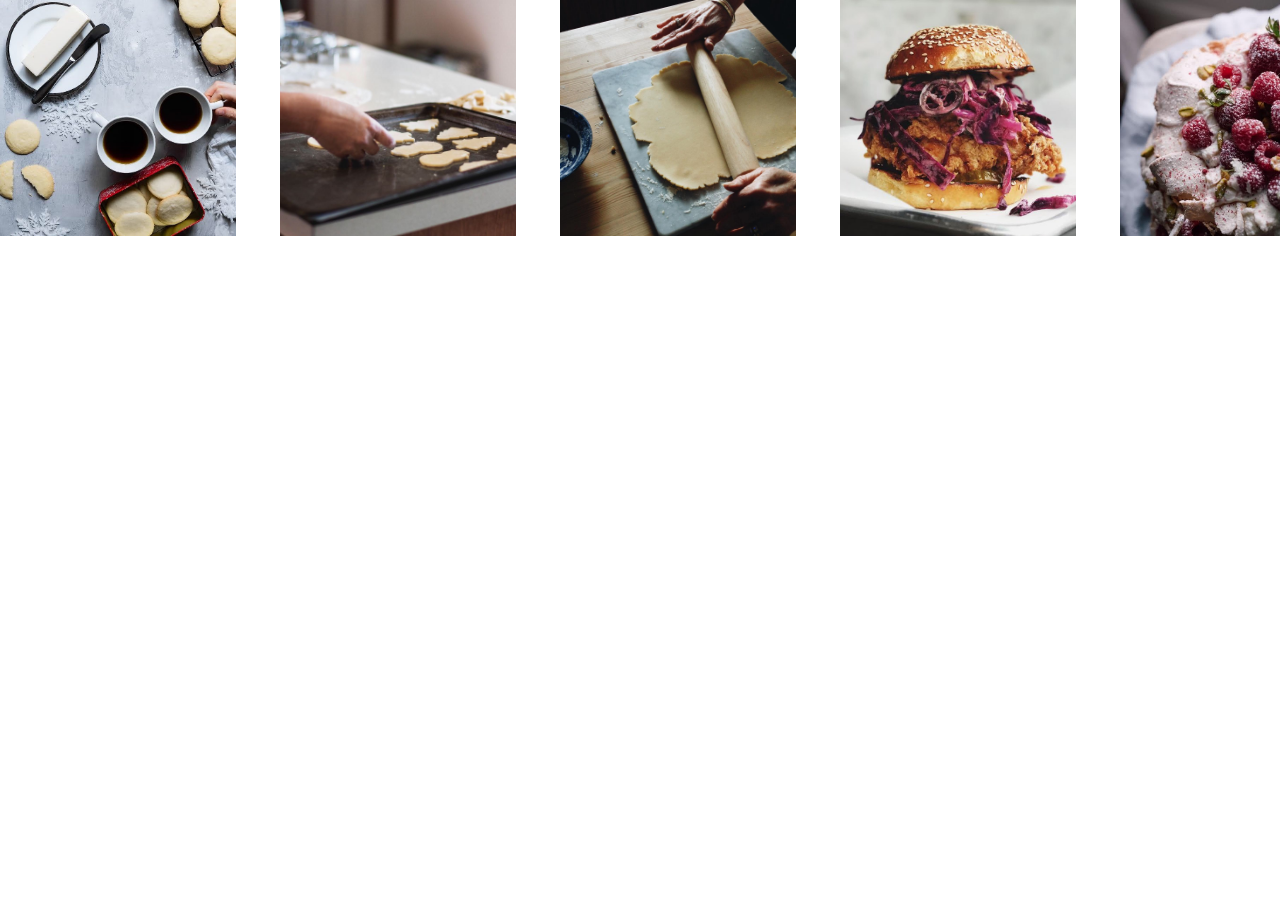
<file: index22/widget.html>
<!DOCTYPE html>
<!-- saved from url=(1300)https://instafeed.codev.wixapps.net/ig_business_app/widget?pageId=c1dmp&compId=comp-jlz1ti6x&viewerCompId=comp-jlz1ti6x&siteRevision=108&viewMode=site&deviceType=desktop&locale=en&tz=America%2FLos_Angeles&regionalLanguage=en&width=1660&height=297&instance=EXkEhF6nDMn-wE35s0ivx3HuH8h5cIKQQKHHXsvlbsk.[base64]&currency=USD&currentCurrency=USD&commonConfig=%7B%22brand%22%3A%22wix%22%2C%22host%22%3A%22VIEWER%22%2C%22bsi%22%3A%22352bd0a2-3753-4571-a5a0-77d3dc21c19f%7C4%22%2C%22siteRevision%22%3A%22108%22%2C%22BSI%22%3A%22352bd0a2-3753-4571-a5a0-77d3dc21c19f%7C4%22%7D&currentRoute=.%2F&consent-policy=%7B%22func%22%3A1%2C%22anl%22%3A1%2C%22adv%22%3A0%2C%22dt3%22%3A0%2C%22ess%22%3A1%7D&vsi=dd7bb2e0-1e08-44d8-af4f-8ebfe61f3b24 -->
<html><head><meta http-equiv="Content-Type" content="text/html; charset=UTF-8">
        
        <link type="image/png" href="https://www.wix.com/favicon.ico" rel="shortcut icon">

        <link rel="stylesheet" href="./base-ui.css">
        <link rel="stylesheet" href="./pro-gallery.css">
        <link rel="stylesheet" href="./app(1).min.css">
        <link rel="stylesheet" href="./app.stylable.bundle.css">

        <!-- <script id="sentry">
            (function (c, u, v, n, p, e, z, A, w) {
                function k(a) {
                    if (!x) {
                        x = !0;
                        var l = u.getElementsByTagName(v)[0],
                            d = u.createElement(v);
                        d.src = A;
                        d.crossorigin = "anonymous";
                        d.addEventListener("load", function () {
                            try {
                                c[n] = r;
                                c[p] = t;
                                var b = c[e],
                                    d = b.init;
                                b.init = function (a) {
                                    for (var b in a)
                                        Object.prototype.hasOwnProperty.call(
                                            a,
                                            b
                                        ) && (w[b] = a[b]);
                                    d(w);
                                };
                                B(a, b);
                            } catch (g) {
                                console.error(g);
                            }
                        });
                        l.parentNode.insertBefore(d, l);
                    }
                }
                function B(a, l) {
                    try {
                        for (var d = m.data, b = 0; b < a.length; b++)
                            if ("function" === typeof a[b]) a[b]();
                        var e = !1,
                            g = c.__SENTRY__;
                        "undefined" !== typeof g &&
                            g.hub &&
                            g.hub.getClient() &&
                            (e = !0);
                        g = !1;
                        for (b = 0; b < d.length; b++)
                            if (d[b].f) {
                                g = !0;
                                var f = d[b];
                                !1 === e && "init" !== f.f && l.init();
                                e = !0;
                                l[f.f].apply(l, f.a);
                            }
                        !1 === e && !1 === g && l.init();
                        var h = c[n],
                            k = c[p];
                        for (b = 0; b < d.length; b++)
                            d[b].e && h
                                ? h.apply(c, d[b].e)
                                : d[b].p && k && k.apply(c, [d[b].p]);
                    } catch (C) {
                        console.error(C);
                    }
                }
                for (
                    var f = !0, y = !1, q = 0;
                    q < document.scripts.length;
                    q++
                )
                    if (-1 < document.scripts[q].src.indexOf(z)) {
                        f =
                            "no" !==
                            document.scripts[q].getAttribute("data-lazy");
                        break;
                    }
                var x = !1,
                    h = [],
                    m = function (a) {
                        (a.e ||
                            a.p ||
                            (a.f && -1 < a.f.indexOf("capture")) ||
                            (a.f && -1 < a.f.indexOf("showReportDialog"))) &&
                            f &&
                            k(h);
                        m.data.push(a);
                    };
                m.data = [];
                c[e] = c[e] || {};
                c[e].onLoad = function (a) {
                    h.push(a);
                    (f && !y) || k(h);
                };
                c[e].forceLoad = function () {
                    y = !0;
                    f &&
                        setTimeout(function () {
                            k(h);
                        });
                };
                "init addBreadcrumb captureMessage captureException captureEvent configureScope withScope showReportDialog"
                    .split(" ")
                    .forEach(function (a) {
                        c[e][a] = function () {
                            m({ f: a, a: arguments });
                        };
                    });
                var r = c[n];
                c[n] = function (a, e, d, b, f) {
                    m({ e: [].slice.call(arguments) });
                    r && r.apply(c, arguments);
                };
                var t = c[p];
                c[p] = function (a) {
                    m({ p: a.reason });
                    t && t.apply(c, arguments);
                };
                f ||
                    setTimeout(function () {
                        k(h);
                    });
            })(
                window,
                document,
                "script",
                "onerror",
                "onunhandledrejection",
                "Sentry",
                "f80b580e31b145189af2b01a7240d529",
                "https://static.parastorage.com/unpkg/@sentry/browser@5.7.1/build/bundle.min.js",
                {
                    dsn: "https://f80b580e31b145189af2b01a7240d529@sentry.wixpress.com/1900",
                }
            );
        </script> -->
        <!-- <link rel="preconnect" href="https://instafeed.codev.wixapps.net">
    <link rel="preconnect" href="https://scontent-iad3-1.cdninstagram.com"> -->

        <!-- <link rel="preload" href="https://static.parastorage.com//services/santa-resources/resources/viewer/user-site-fonts/v10/languages.css" as="style">
    <link rel="preload" href="https://static.parastorage.com/unpkg/focus-visible@4.1.1/dist/focus-visible.min.js" as="script">

    <link rel="preload" href=" https://static.parastorage.com/services/instagram-business/1.877.0/20.chunk.min.js" as="script">
    <link rel="preload" href="https://static.parastorage.com/services/instagram-business/1.877.0/11.chunk.min.js" as="script">
    <link rel="preload" href="https://static.parastorage.com/services/instagram-business/1.877.0/12.chunk.min.js" as="script">
 -->

        <script type="text/JavaScript" src="./wix-private.min(1).js.download"></script>

        <!-- <script src="https://static.parastorage.com/polyfill/v3/polyfill.min.js?features=default,es6,es7,es2017,es2018,es2019&flags=gated&unknown=polyfill"></script> -->
        <script src="./fedops-logger.bundle.min(1).js.download"></script>
        <script>
            fedopsLogger.reportAppLoadStarted("instagram-business");
        </script>

        <script src="./react.production.min(1).js.download"></script>
        <script src="./react-dom.production.min(1).js.download"></script>
    <style wix-style="">.Title{ font:italic normal normal 42px/1.4em playfair display,serif; } .Menu{ font:normal normal normal 16px/1.4em din-next-w01-light,din-next-w02-light,din-next-w10-light,sans-serif; } .Page-title{ font:italic normal normal 34px/1.4em playfair display,serif; } .Heading-XL{ font:italic normal normal 30px/1.4em playfair display,serif; } .Heading-L{ font:normal normal normal 24px/1.4em playfairdisplay-bold,playfair display,serif; } .Heading-M{ font:normal normal normal 18px/1.4em playfair display,serif; } .Heading-S{ font:normal normal normal 12px/1.4em avenir-lt-w01_35-light1475496,avenir-lt-w05_35-light,sans-serif; } .Body-L{ font:normal normal normal 16px/1.4em avenir-lt-w01_35-light1475496,avenir-lt-w05_35-light,sans-serif; } .Body-M{ font:normal normal normal 14px/1.4em avenir-lt-w01_35-light1475496,avenir-lt-w05_35-light,sans-serif; } .Body-S{ font:normal normal normal 13px/1.4em playfair display,serif; } .Body-XS{ font:normal normal normal 12px/1.4em din-next-w01-light,din-next-w02-light,din-next-w10-light,sans-serif; } }</style><link type="text/css" rel="stylesheet" href="./css" id="wix-google-fonts"><link type="text/css" rel="stylesheet" href="./languages-woff2.css"><link type="text/css" rel="stylesheet" href="./wixMadefor.css"><style>:focus {
    outline: none;
}

.js-focus-visible .focus-visible:focus,
.js-focus-visible .focus-visible:focus ~ .wixSdkShowFocusOnSibling
{
    box-shadow: inset 0 0 0 1px rgba(255, 255, 255, 0.9), 0 0 1px 2px #3899EC;
}
</style><script src="./focus-visible.min.js.download" id="dynamic_script_FOCUS_VISIBLE"></script><script charset="utf-8" src="./locales7.chunk.min.js.download"></script></head>

    <body class="js-focus-visible">
        <!-- <script>
            try {
                if (window.parent) {
                    var msgSent = false;
                    var vars = window.location.search.replace('?', '').split('&');
                    for (var i = 0; i < vars.length; i++) {
                        var arr = vars[i].split('=');
                        if (arr[0] == 'compId') {
                            window.parent.postMessage('{"intent":"TPA2","callId":1,"type":"appIsAlive","compId":"' + arr[1] + '","deviceType":"desktop","data":{"version":"1.66.0"}}', '*')
                            msgSent = true;
                        }
                    }
                    if (!msgSent) {
                        console.log('couldn\'t find compId in', window.location);
                    }
                }
            } catch (e) {
                console.error('Error posting keep alive msg', e);
            }
        </script> -->
        <div id="root"><div dir="ltr"><div class="widget1270369185__root widget1270369185--isV4Styles"><div id="rootProfile"></div><div class="feed221671256__root feed221671256--isV4Styles"><div class="proGallery340175762__customProGallery" style="height: 236.6px; padding: 0px;"><div id="pro-gallery-default-dom-id" class="pro-gallery"><div data-key="pro-gallery-inner-container" class="" tabindex="-1"><div data-hook="css-scroll-indicator" data-scroll-base="0" data-scroll-top="0" class="pgscl-0 pgscl_ultdomid_0-40960 pgscl_ultdomid_0-20480 pgscl_ultdomid_0-10240 pgscl_ultdomid_0-5120 pgscl_ultdomid_0-2560 pgscl_ultdomid_0-1280 pgscl_ultdomid_0-640 pgscl_ultdomid_0-320 pgscl_ultdomid_0-160 pgscl_ultdomid_0-80 pgscl_ultdomid_0-40 pgscl_ultdomid_0-20 pgscl_ultdomid_0-10" style="display: none;"></div><div class="pro-gallery-parent-container gallery-slider" role="region" style="margin: -22px; width: 1359px; height: 237px;"><div id="pro-gallery-container-default-dom-id" class="pro-gallery inline-styles one-row hide-scrollbars  slider  ltr " style="height: 258px; width: 1403px; display: flex; justify-content: space-between;"><div data-hook="gallery-column" id="gallery-horizontal-scroll-default-dom-id" class="gallery-horizontal-scroll gallery-column hide-scrollbars  ltr   scroll-snap  " style="width: 1403px; height: 258px; overflow-y: hidden;"><div class="gallery-horizontal-scroll-inner"><div data-hook="group-view" aria-hidden="false" style="--group-top: 0px; --group-left: 0px; --group-width: 280px; --group-right: auto;"><div data-id="01" class="item-link-wrapper" data-idx="0" data-hook="item-link-wrapper" tabindex="-1"><div class="gallery-item-container item-container-regular has-custom-focus visible hover-animation-fade-in" id="pgi01_0" tabindex="-1" aria-label="" data-hash="01" data-id="01" data-idx="0" role="" data-hook="item-container" style="overflow: hidden; position: absolute; inset: 0px auto auto 0px; margin: 22px; width: 236px; height: 236px; transition: opacity 0.2s ease 0s; opacity: 1; display: block;"><div><div data-hook="item-wrapper" class="gallery-item-wrapper visible cube-type-fill [object Object]" id="item-wrapper-01" style="height: 236px; width: 236px; margin: 0px;"><div class="gallery-item-content item-content-regular image-item gallery-item-visible gallery-item gallery-item-preloaded   " data-hook="image-item" style="width: 236px; height: 236px; margin-top: 0px; margin-left: 0px;"><img alt="" class="gallery-item-visible gallery-item gallery-item-preloaded" data-hook="gallery-item-image-img" data-idx="0" src="./01.jpg" loading="eager" style="width: 236px; height: 236px;"></div><div class="item-hover-flex-container" style="width: 236px; height: 236px; margin-top: 0px; margin-left: 0px; display: flex; position: absolute; top: 0px; left: 0px;"><div data-hook="item-hover-0" aria-hidden="true" class="gallery-item-hover fullscreen-enabled default force-hover item-overlay-regular" style="width: 236px; height: 236px; margin: 0px; position: relative;"><div class="gallery-item-hover-inner"><div class="ProGalleryInfoItem1555825819__root ProGalleryInfoItem1555825819--isEnableClickOnItem"><div class="ProGalleryHoverItem2744258851__root ProGalleryHoverItem2744258851---overlayEffect-1-1" style="background-color: rgba(0, 0, 0, 0.6);"><div class="ProGalleryHoverItem2744258851__caption" style="color: rgb(255, 255, 255); max-width: 200.6px;"><div style="display: -webkit-box; -webkit-box-orient: vertical; -webkit-line-clamp: 7; line-height: 24px; max-height: 168px; overflow: hidden;">@wix: #wix, #website, #freewebsite, #websitetemplate, #wix.com</div></div></div></div></div></div></div></div></div></div></div></div><div data-hook="group-view" aria-hidden="false" style="--group-top: 0px; --group-left: 280px; --group-width: 280px; --group-right: auto;"><div data-id="02" class="item-link-wrapper" data-idx="1" data-hook="item-link-wrapper" tabindex="-1"><div class="gallery-item-container item-container-regular has-custom-focus visible hover-animation-fade-in" id="pgi02_1" tabindex="-1" aria-label="" data-hash="02" data-id="02" data-idx="1" role="" data-hook="item-container" style="overflow: hidden; position: absolute; inset: 0px auto auto 280px; margin: 22px; width: 236px; height: 236px; transition: opacity 0.2s ease 0s; opacity: 1; display: block;"><div><div data-hook="item-wrapper" class="gallery-item-wrapper visible cube-type-fill [object Object]" id="item-wrapper-02" style="height: 236px; width: 236px; margin: 0px;"><div class="gallery-item-content item-content-regular image-item gallery-item-visible gallery-item gallery-item-preloaded   " data-hook="image-item" style="width: 236px; height: 236px; margin-top: 0px; margin-left: 0px;"><img alt="" class="gallery-item-visible gallery-item gallery-item-preloaded" data-hook="gallery-item-image-img" data-idx="1" src="./02.jpg" loading="eager" style="width: 236px; height: 236px;"></div><div class="item-hover-flex-container" style="width: 236px; height: 236px; margin-top: 0px; margin-left: 0px; display: flex; position: absolute; top: 0px; left: 0px;"><div data-hook="item-hover-1" aria-hidden="true" class="gallery-item-hover fullscreen-enabled default force-hover item-overlay-regular" style="width: 236px; height: 236px; margin: 0px; position: relative;"><div class="gallery-item-hover-inner"><div class="ProGalleryInfoItem1555825819__root ProGalleryInfoItem1555825819--isEnableClickOnItem"><div class="ProGalleryHoverItem2744258851__root ProGalleryHoverItem2744258851---overlayEffect-1-1" style="background-color: rgba(0, 0, 0, 0.6);"><div class="ProGalleryHoverItem2744258851__caption" style="color: rgb(255, 255, 255); max-width: 200.6px;"><div style="display: -webkit-box; -webkit-box-orient: vertical; -webkit-line-clamp: 7; line-height: 24px; max-height: 168px; overflow: hidden;">@wix: #wix, #website, #freewebsite, #websitetemplate, #wix.com</div></div></div></div></div></div></div></div></div></div></div></div><div data-hook="group-view" aria-hidden="false" style="--group-top: 0px; --group-left: 560px; --group-width: 280px; --group-right: auto;"><div data-id="03" class="item-link-wrapper" data-idx="2" data-hook="item-link-wrapper" tabindex="-1"><div class="gallery-item-container item-container-regular has-custom-focus visible hover-animation-fade-in" id="pgi03_2" tabindex="1" aria-label="" data-hash="03" data-id="03" data-idx="2" role="" data-hook="item-container" style="overflow: hidden; position: absolute; inset: 0px auto auto 560px; margin: 22px; width: 236px; height: 236px; transition: opacity 0.2s ease 0s; opacity: 1; display: block;"><div><div data-hook="item-wrapper" class="gallery-item-wrapper visible cube-type-fill [object Object]" id="item-wrapper-03" style="height: 236px; width: 236px; margin: 0px;"><div class="gallery-item-content item-content-regular image-item gallery-item-visible gallery-item gallery-item-preloaded   " data-hook="image-item" style="width: 236px; height: 236px; margin-top: 0px; margin-left: 0px;"><img alt="" class="gallery-item-visible gallery-item gallery-item-preloaded" data-hook="gallery-item-image-img" data-idx="2" src="./03.jpg" loading="eager" style="width: 236px; height: 236px;"></div><div class="item-hover-flex-container" style="width: 236px; height: 236px; margin-top: 0px; margin-left: 0px; display: flex; position: absolute; top: 0px; left: 0px;"><div data-hook="item-hover-2" aria-hidden="true" class="gallery-item-hover fullscreen-enabled default force-hover item-overlay-regular" style="width: 236px; height: 236px; margin: 0px; position: relative;"><div class="gallery-item-hover-inner"><div class="ProGalleryInfoItem1555825819__root ProGalleryInfoItem1555825819--isEnableClickOnItem"><div class="ProGalleryHoverItem2744258851__root ProGalleryHoverItem2744258851---overlayEffect-1-1" style="background-color: rgba(0, 0, 0, 0.6);"><div class="ProGalleryHoverItem2744258851__caption" style="color: rgb(255, 255, 255); max-width: 200.6px;"><div style="display: -webkit-box; -webkit-box-orient: vertical; -webkit-line-clamp: 7; line-height: 24px; max-height: 168px; overflow: hidden;">@wix: #wix, #website, #freewebsite, #websitetemplate, #wix.com</div></div></div></div></div></div></div></div></div></div></div></div><div data-hook="group-view" aria-hidden="false" style="--group-top: 0px; --group-left: 840px; --group-width: 280px; --group-right: auto;"><div data-id="04" class="item-link-wrapper" data-idx="3" data-hook="item-link-wrapper" tabindex="-1"><div class="gallery-item-container item-container-regular has-custom-focus visible hover-animation-fade-in" id="pgi04_3" tabindex="-1" aria-label="" data-hash="04" data-id="04" data-idx="3" role="" data-hook="item-container" style="overflow: hidden; position: absolute; inset: 0px auto auto 840px; margin: 22px; width: 236px; height: 236px; transition: opacity 0.2s ease 0s; opacity: 1; display: block;"><div><div data-hook="item-wrapper" class="gallery-item-wrapper visible cube-type-fill [object Object]" id="item-wrapper-04" style="height: 236px; width: 236px; margin: 0px;"><div class="gallery-item-content item-content-regular image-item gallery-item-visible gallery-item gallery-item-preloaded   " data-hook="image-item" style="width: 236px; height: 236px; margin-top: 0px; margin-left: 0px;"><img alt="" class="gallery-item-visible gallery-item gallery-item-preloaded" data-hook="gallery-item-image-img" data-idx="3" src="./04.jpg" loading="eager" style="width: 236px; height: 236px;"></div><div class="item-hover-flex-container" style="width: 236px; height: 236px; margin-top: 0px; margin-left: 0px; display: flex; position: absolute; top: 0px; left: 0px;"><div data-hook="item-hover-3" aria-hidden="true" class="gallery-item-hover fullscreen-enabled default force-hover item-overlay-regular" style="width: 236px; height: 236px; margin: 0px; position: relative;"><div class="gallery-item-hover-inner"><div class="ProGalleryInfoItem1555825819__root ProGalleryInfoItem1555825819--isEnableClickOnItem"><div class="ProGalleryHoverItem2744258851__root ProGalleryHoverItem2744258851---overlayEffect-1-1" style="background-color: rgba(0, 0, 0, 0.6);"><div class="ProGalleryHoverItem2744258851__caption" style="color: rgb(255, 255, 255); max-width: 200.6px;"><div style="display: -webkit-box; -webkit-box-orient: vertical; -webkit-line-clamp: 7; line-height: 24px; max-height: 168px; overflow: hidden;">@wix: #wix, #website, #freewebsite, #websitetemplate, #wix.com</div></div></div></div></div></div></div></div></div></div></div></div><div data-hook="group-view" aria-hidden="false" style="--group-top: 0px; --group-left: 1120px; --group-width: 280px; --group-right: auto;"><div data-id="05" class="item-link-wrapper" data-idx="4" data-hook="item-link-wrapper" tabindex="-1"><div class="gallery-item-container item-container-regular has-custom-focus visible hover-animation-fade-in" id="pgi05_4" tabindex="-1" aria-label="" data-hash="05" data-id="05" data-idx="4" role="" data-hook="item-container" style="overflow: hidden; position: absolute; inset: 0px auto auto 1120px; margin: 22px; width: 236px; height: 236px; transition: opacity 0.2s ease 0s; opacity: 1; display: block;"><div><div data-hook="item-wrapper" class="gallery-item-wrapper visible cube-type-fill [object Object]" id="item-wrapper-05" style="height: 236px; width: 236px; margin: 0px;"><div class="gallery-item-content item-content-regular image-item gallery-item-visible gallery-item gallery-item-preloaded   " data-hook="image-item" style="width: 236px; height: 236px; margin-top: 0px; margin-left: 0px;"><img alt="" class="gallery-item-visible gallery-item gallery-item-preloaded" data-hook="gallery-item-image-img" data-idx="4" src="./05.jpg" loading="eager" style="width: 236px; height: 236px;"></div><div class="item-hover-flex-container" style="width: 236px; height: 236px; margin-top: 0px; margin-left: 0px; display: flex; position: absolute; top: 0px; left: 0px;"><div data-hook="item-hover-4" aria-hidden="true" class="gallery-item-hover fullscreen-enabled default force-hover item-overlay-regular" style="width: 236px; height: 236px; margin: 0px; position: relative;"><div class="gallery-item-hover-inner"><div class="ProGalleryInfoItem1555825819__root ProGalleryInfoItem1555825819--isEnableClickOnItem"><div class="ProGalleryHoverItem2744258851__root ProGalleryHoverItem2744258851---overlayEffect-1-1" style="background-color: rgba(0, 0, 0, 0.6);"><div class="ProGalleryHoverItem2744258851__caption" style="color: rgb(255, 255, 255); max-width: 200.6px;"><div style="display: -webkit-box; -webkit-box-orient: vertical; -webkit-line-clamp: 7; line-height: 24px; max-height: 168px; overflow: hidden;">@wix: #wix, #website, #freewebsite, #websitetemplate, #wix.com</div></div></div></div></div></div></div></div></div></div></div></div><div data-hook="group-view" aria-hidden="false" style="--group-top: 0px; --group-left: 1400px; --group-width: 280px; --group-right: auto;"><div data-id="06" class="item-link-wrapper" data-idx="5" data-hook="item-link-wrapper" tabindex="-1"><div class="gallery-item-container item-container-regular has-custom-focus visible hover-animation-fade-in" id="pgi06_5" tabindex="-1" aria-label="" data-hash="06" data-id="06" data-idx="5" role="" data-hook="item-container" style="overflow: hidden; position: absolute; inset: 0px auto auto 1400px; margin: 22px; width: 236px; height: 236px; transition: opacity 0.2s ease 0s; opacity: 1; display: block;"><div><div data-hook="item-wrapper" class="gallery-item-wrapper visible cube-type-fill [object Object]" id="item-wrapper-06" style="height: 236px; width: 236px; margin: 0px;"><div class="gallery-item-content item-content-regular image-item gallery-item-visible gallery-item gallery-item-preloaded   " data-hook="image-item" style="width: 236px; height: 236px; margin-top: 0px; margin-left: 0px;"><img alt="" class="gallery-item-visible gallery-item gallery-item-preloaded" data-hook="gallery-item-image-img" data-idx="5" src="./06.jpg" loading="eager" style="width: 236px; height: 236px;"></div><div class="item-hover-flex-container" style="width: 236px; height: 236px; margin-top: 0px; margin-left: 0px; display: flex; position: absolute; top: 0px; left: 0px;"><div data-hook="item-hover-5" aria-hidden="true" class="gallery-item-hover fullscreen-enabled default force-hover item-overlay-regular" style="width: 236px; height: 236px; margin: 0px; position: relative;"><div class="gallery-item-hover-inner"><div class="ProGalleryInfoItem1555825819__root ProGalleryInfoItem1555825819--isEnableClickOnItem"><div class="ProGalleryHoverItem2744258851__root ProGalleryHoverItem2744258851---overlayEffect-1-1" style="background-color: rgba(0, 0, 0, 0.6);"><div class="ProGalleryHoverItem2744258851__caption" style="color: rgb(255, 255, 255); max-width: 200.6px;"><div style="display: -webkit-box; -webkit-box-orient: vertical; -webkit-line-clamp: 7; line-height: 24px; max-height: 168px; overflow: hidden;">@wix: #wix, #website, #freewebsite, #websitetemplate, #wix.com</div></div></div></div></div></div></div></div></div></div></div></div></div></div><button class="nav-arrows-container drop-shadow  " aria-label="Next Item" tabindex="3" data-hook="nav-arrow-next" style="width: 24px; height: 40.6957px; padding: 0px; top: calc(50% - 9.34783px); right: 60px;"><svg class="slideshow-arrow" width="23" height="39" viewBox="0 0 23 39" style="transform: scaleX(1) scale(1.04348);"><path d="M857.005,231.479L858.5,230l18.124,18-18.127,18-1.49-1.48L873.638,248Z" transform="translate(-855 -230)"></path></svg></button></div></div><div data-key="items-styles" style="display: none;"><style>#pro-gallery-default-dom-id .gallery-item-hover::before { background: rgba(8,8,8,0) !important}</style></div></div></div></div></div></div></div><style style="">
 .ProGalleryHoverItem2744258851__caption{font:normal normal normal 24px/24px avenir-lt-w01_35-light1475496,avenir-lt-w05_35-light,sans-serif;text-decoration: }
 .widget1270369185__root{background-color:#FFFFFF}
 .proGallery340175762__customProGallery [id*=pro-gallery-container] [aria-label*="Next Item"]>svg, .proGallery340175762__customProGallery [id*=pro-gallery-container] [aria-label*="Previous Item"]>svg{fill:#000000}
 .proGallery340175762__customProGallery.proGallery340175762--isMobile [id*=pro-gallery-container] [aria-label*="Next Item"]>svg, .proGallery340175762__customProGallery.proGallery340175762--isMobile [id*=pro-gallery-container] [aria-label*="Previous Item"]>svg{fill:#000000}
 .Spinner1050388762__circle{stroke:#000000}
 .Text2838836222__root{--Text2838836222-primary-color:#000000;--Text2838836222-secondary-color:#696968}
 .Text2838836222__root.Text2838836222---typography-10-smallTitle{font:italic normal normal 24px/1.33em "playfair display",serif;text-decoration: }
 .Text2838836222__root.Text2838836222---typography-11-runningText{font:normal normal normal 16px/1.5em avenir-lt-w01_35-light1475496,avenir-lt-w05_35-light,sans-serif;text-decoration: }
 .Text2838836222__root.Text2838836222---typography-8-listText{font:normal normal normal 16px/2em avenir-lt-w01_35-light1475496,avenir-lt-w05_35-light,sans-serif;text-decoration: }
 .Text2838836222__root.Text2838836222---typography-10-largeTitle{font:normal normal normal 32px/1.25em "playfair display",serif;text-decoration: }
 .Text2838836222__root.Text2838836222--mobile.Text2838836222---typography-10-smallTitle{font:italic normal normal 20px/1.4em "playfair display",serif;text-decoration: }
 .Text2838836222__root.Text2838836222--mobile.Text2838836222---typography-11-runningText{font:normal normal normal 14px/1.42em avenir-lt-w01_35-light1475496,avenir-lt-w05_35-light,sans-serif;text-decoration: }
 .Text2838836222__root.Text2838836222--mobile.Text2838836222---typography-8-listText{font:normal normal normal 14px/1.72em avenir-lt-w01_35-light1475496,avenir-lt-w05_35-light,sans-serif;text-decoration: }
 .Text2838836222__root.Text2838836222--mobile.Text2838836222---typography-10-largeTitle{font:normal normal normal 24px/1.33em "playfair display",serif;text-decoration: }
 .DotNavigation50086705__dot{background-color:#000000}
 .DotNavigation50086705__bordered{box-shadow:0 0 0 1px #FFFFFF}
 .DotNavigation50086705__light{background-color:#FFFFFF}
 .DotNavigation50086705__bordered.DotNavigation50086705__light{box-shadow:0 0 0 1px #000000}
 .Button2083405187__root{border-color:#576A7A;border-radius:0}
 .Button2083405187__root, .Button2083405187__root.Button2083405187---priority-5-basic{color:#FFFFFF;background-color:#000000;border-width:0px}
 .Button2083405187__root:active, .Button2083405187__root.Button2083405187---priority-5-basic:active, .Button2083405187__root.Focusable2971220131--focus, .Button2083405187__root.Button2083405187---priority-5-basic.Focusable2971220131--focus, .Button2083405187__root:hover, .Button2083405187__root.Button2083405187---priority-5-basic:hover{background-color:rgba(0, 0, 0, 0.7);color:rgba(255, 255, 255, 0.7);border-color:#576A7A}
 .Button2083405187__root.Button2083405187---priority-14-basicSecondary{color:#000000;background-color:rgba(0, 0, 0, 0);border-color:#000000;border-width:1px}
 .Button2083405187__root.Button2083405187---priority-14-basicSecondary:active, .Button2083405187__root.Button2083405187---priority-14-basicSecondary.Focusable2971220131--focus, .Button2083405187__root.Button2083405187---priority-14-basicSecondary:hover{color:rgba(0, 0, 0, 0.7);border-color:rgba(0, 0, 0, 0.7)}
 .Button2083405187__root.Button2083405187---priority-7-primary{color:#FFFFFF;background-color:#576A7A;border-width:0px}
 .Button2083405187__root.Button2083405187---priority-7-primary:active, .Button2083405187__root.Button2083405187---priority-7-primary.Focusable2971220131--focus, .Button2083405187__root.Button2083405187---priority-7-primary:hover{background-color:rgba(87, 106, 122, 0.7);color:rgba(255, 255, 255, 0.7);border-color:#576A7A}
 .Button2083405187__root.Button2083405187---priority-9-secondary{color:#576A7A;background-color:rgba(0, 0, 0, 0);border-color:#576A7A;border-width:1px}
 .Button2083405187__root.Button2083405187---priority-9-secondary:active, .Button2083405187__root.Button2083405187---priority-9-secondary.Focusable2971220131--focus, .Button2083405187__root.Button2083405187---priority-9-secondary:hover{color:rgba(87, 106, 122, 0.7);border-color:rgba(87, 106, 122, 0.7)}
 .Button2083405187__root.buttonnext1261718747--disabled, .Button2083405187__root.Button2083405187---priority-5-basic.buttonnext1261718747--disabled, .Button2083405187__root.Button2083405187---priority-7-primary.buttonnext1261718747--disabled{background-color:#9E9E9E}
 .Button2083405187__root.Button2083405187---priority-14-basicSecondary.buttonnext1261718747--disabled, .Button2083405187__root.Button2083405187---priority-9-secondary.buttonnext1261718747--disabled{color:#9E9E9E;background-color:rgba(0, 0, 0, 0);border-color:#9E9E9E}
 .Button2083405187__root.Button2083405187---size-4-tiny{font:normal normal normal 14px/1.43em avenir-lt-w01_35-light1475496,avenir-lt-w05_35-light,sans-serif;text-decoration: }
 .Button2083405187__root.Button2083405187---size-5-small{font:normal normal normal 16px/1.5em avenir-lt-w01_35-light1475496,avenir-lt-w05_35-light,sans-serif;text-decoration: }
 .Button2083405187__root, .Button2083405187__root.Button2083405187---size-6-medium{font:normal normal normal 16px/1.5em avenir-lt-w01_35-light1475496,avenir-lt-w05_35-light,sans-serif;text-decoration: }
 .Button2083405187__root.Button2083405187--mobile, .Button2083405187__root.Button2083405187--mobile.Button2083405187---size-6-medium{font:normal normal normal 14px/1.44em avenir-lt-w01_35-light1475496,avenir-lt-w05_35-light,sans-serif;text-decoration: }
 .Button2083405187__root.Button2083405187---size-5-large{font:normal normal normal 20px/1.5em avenir-lt-w01_35-light1475496,avenir-lt-w05_35-light,sans-serif;text-decoration: }
 .Button2083405187__root.Button2083405187--mobile.Button2083405187--upgrade{font:normal normal normal 14px/1 avenir-lt-w01_35-light1475496,avenir-lt-w05_35-light,sans-serif;text-decoration: }
 .Button2083405187__root.Button2083405187---size-4-tiny.Button2083405187--upgrade:not(.Button2083405187--mobile){font:normal normal normal 14px/1 avenir-lt-w01_35-light1475496,avenir-lt-w05_35-light,sans-serif;text-decoration: }
 .Button2083405187__root.Button2083405187---priority-9-secondary.Button2083405187--upgrade.Button2083405187---size-4-tiny, .Button2083405187__root.Button2083405187---priority-14-basicSecondary.Button2083405187--upgrade.Button2083405187---size-4-tiny{padding:calc(9px - 1px) 16px}
 .Button2083405187__root.Button2083405187--upgrade.Button2083405187---size-4-tiny, .Button2083405187__root.Button2083405187---priority-7-primary.Button2083405187--upgrade.Button2083405187---size-4-tiny, .Button2083405187__root.Button2083405187---priority-5-basic.Button2083405187--upgrade.Button2083405187---size-4-tiny{padding:calc(9px - 0px) 16px}
 .Button2083405187__root.Button2083405187---size-5-small.Button2083405187--upgrade:not(.Button2083405187--mobile){font:normal normal normal 16px/1 avenir-lt-w01_35-light1475496,avenir-lt-w05_35-light,sans-serif;text-decoration: }
 .Button2083405187__root.Button2083405187--upgrade.Button2083405187---priority-9-secondary.Button2083405187---size-5-small, .Button2083405187__root.Button2083405187--upgrade.Button2083405187---priority-14-basicSecondary.Button2083405187---size-5-small{padding:calc(10px - 1px) 16px}
 .Button2083405187__root.Button2083405187--upgrade.Button2083405187---size-5-small, .Button2083405187__root.Button2083405187---priority-7-primary.Button2083405187--upgrade.Button2083405187---size-5-small, .Button2083405187__root.Button2083405187---priority-5-basic.Button2083405187--upgrade.Button2083405187---size-5-small{padding:calc(10px - 0px) 16px}
 .Button2083405187__root.Button2083405187--upgrade.Button2083405187---priority-9-secondary.Button2083405187---size-5-small.Button2083405187--mobile, .Button2083405187__root.Button2083405187--upgrade.Button2083405187---priority-14-basicSecondary.Button2083405187---size-5-small.Button2083405187--mobile{padding:calc(11px - 1px) 16px}
 .Button2083405187__root.Button2083405187--upgrade.Button2083405187---size-5-small.Button2083405187--mobile, .Button2083405187__root.Button2083405187---priority-7-primary.Button2083405187--upgrade.Button2083405187---size-5-small.Button2083405187--mobile, .Button2083405187__root.Button2083405187---priority-5-basic.Button2083405187--upgrade.Button2083405187---size-5-small.Button2083405187--mobile{padding:calc(11px - 0px) 16px}
 .Button2083405187__root.Button2083405187--upgrade:not(.Button2083405187--mobile), .Button2083405187__root.Button2083405187---size-6-medium.Button2083405187--upgrade:not(.Button2083405187--mobile){font:normal normal normal 16px/1 avenir-lt-w01_35-light1475496,avenir-lt-w05_35-light,sans-serif;text-decoration: }
 .Button2083405187__root.Button2083405187--upgrade.Button2083405187---priority-9-secondary, .Button2083405187__root.Button2083405187--upgrade.Button2083405187---priority-9-secondary.Button2083405187---size-6-medium, .Button2083405187__root.Button2083405187--upgrade.Button2083405187---priority-14-basicSecondary, .Button2083405187__root.Button2083405187--upgrade.Button2083405187---priority-14-basicSecondary.Button2083405187---size-6-medium{padding:calc(12px - 1px) 16px}
 .Button2083405187__root.Button2083405187--upgrade, .Button2083405187__root.Button2083405187--upgrade.Button2083405187---size-6-medium, .Button2083405187__root.Button2083405187---priority-7-primary.Button2083405187--upgrade, .Button2083405187__root.Button2083405187---priority-7-primary.Button2083405187--upgrade.Button2083405187---size-6-medium, .Button2083405187__root.Button2083405187---priority-5-basic.Button2083405187--upgrade, .Button2083405187__root.Button2083405187---priority-5-basic.Button2083405187--upgrade.Button2083405187---size-6-medium{padding:calc(12px - 0px) 16px}
 .Button2083405187__root.Button2083405187--upgrade.Button2083405187---priority-9-secondary.Button2083405187--mobile, .Button2083405187__root.Button2083405187--upgrade.Button2083405187---priority-9-secondary.Button2083405187---size-6-medium.Button2083405187--mobile, .Button2083405187__root.Button2083405187--upgrade.Button2083405187---priority-14-basicSecondary.Button2083405187--mobile, .Button2083405187__root.Button2083405187--upgrade.Button2083405187---priority-14-basicSecondary.Button2083405187---size-6-medium.Button2083405187--mobile{padding:calc(13px - 1px) 16px}
 .Button2083405187__root.Button2083405187--upgrade.Button2083405187---size-6-medium.Button2083405187--mobile, .Button2083405187__root.Button2083405187---priority-7-primary.Button2083405187--upgrade.Button2083405187--mobile, .Button2083405187__root.Button2083405187---priority-7-primary.Button2083405187--upgrade.Button2083405187---size-6-medium.Button2083405187--mobile, .Button2083405187__root.Button2083405187---priority-5-basic.Button2083405187--upgrade.Button2083405187--mobile, .Button2083405187__root.Button2083405187---priority-5-basic.Button2083405187--upgrade.Button2083405187---size-6-medium.Button2083405187--mobile{padding:calc(13px - 0px) 16px}
 .Button2083405187__root.Button2083405187---size-5-large.Button2083405187--upgrade:not(.Button2083405187--mobile){font:normal normal normal 16px/1 avenir-lt-w01_35-light1475496,avenir-lt-w05_35-light,sans-serif;text-decoration: }
 .Button2083405187__root.Button2083405187---size-5-large.Button2083405187--upgrade.Button2083405187---priority-9-secondary, .Button2083405187__root.Button2083405187---size-5-large.Button2083405187--upgrade.Button2083405187---priority-14-basicSecondary{padding:calc(16px - 1px) 16px}
 .Button2083405187__root.Button2083405187--upgrade.Button2083405187---size-5-large, .Button2083405187__root.Button2083405187---priority-7-primary.Button2083405187--upgrade.Button2083405187---size-5-large, .Button2083405187__root.Button2083405187---priority-5-basic.Button2083405187--upgrade.Button2083405187---size-5-large{padding:calc(16px - 0px) 16px}
 .Button2083405187__root.Button2083405187---size-5-large.Button2083405187--upgrade.Button2083405187---priority-9-secondary.Button2083405187--mobile, .Button2083405187__root.Button2083405187---size-5-large.Button2083405187--upgrade.Button2083405187---priority-14-basicSecondary.Button2083405187--mobile{padding:calc(17px - 1px) 16px}
 .Button2083405187__root.Button2083405187--upgrade.Button2083405187---size-5-large.Button2083405187--mobile, .Button2083405187__root.Button2083405187---priority-7-primary.Button2083405187--upgrade.Button2083405187---size-5-large.Button2083405187--mobile, .Button2083405187__root.Button2083405187---priority-5-basic.Button2083405187--upgrade.Button2083405187---size-5-large.Button2083405187--mobile{padding:calc(17px - 1px) 16px}
 .Button2083405187__root .Button2083405187__affixIcon svg:not([fill=currentColor]) path{stroke:#FFFFFF}
 .Button2083405187__root:hover .Button2083405187__affixIcon svg:not([fill=currentColor]) path{stroke:rgba(255, 255, 255, 0.7)}
 .Button2083405187__root.Button2083405187---priority-9-secondary .Button2083405187__affixIcon svg:not([fill=currentColor]) path{stroke:#576A7A}
 .Button2083405187__root.Button2083405187---priority-9-secondary:hover .Button2083405187__affixIcon svg:not([fill=currentColor]) path{stroke:rgba(87, 106, 122, 0.7)}
 .Button2083405187__root.Button2083405187---priority-14-basicSecondary .Button2083405187__affixIcon svg:not([fill=currentColor]) path{stroke:#000000}
 .Button2083405187__root.Button2083405187---priority-14-basicSecondary:hover .Button2083405187__affixIcon svg:not([fill=currentColor]) path{stroke:rgba(0, 0, 0, 0.7)}
 .Button2083405187__root .Button2083405187__affixIcon svg[fill=currentColor]{color:#FFFFFF}
 .Button2083405187__root:hover .Button2083405187__affixIcon svg[fill=currentColor]{color:rgba(255, 255, 255, 0.7)}
 .Button2083405187__root.Button2083405187---priority-9-secondary .Button2083405187__affixIcon svg[fill=currentColor]{color:#576A7A}
 .Button2083405187__root.Button2083405187---priority-9-secondary:hover .Button2083405187__affixIcon svg[fill=currentColor]{color:rgba(87, 106, 122, 0.7)}
 .Button2083405187__root.Button2083405187---priority-14-basicSecondary .Button2083405187__affixIcon svg[fill=currentColor]{color:#000000}
 .Button2083405187__root.Button2083405187---priority-14-basicSecondary:hover .Button2083405187__affixIcon svg[fill=currentColor]{color:rgba(0, 0, 0, 0.7)}
 .Tooltip3188853634__root.Tooltip3188853634---skin-5-wired .Popover2407824724__popoverContent{background-color:#000000;color:#FFFFFF;border-color:#000000}
 .Tooltip3188853634__root.Tooltip3188853634---skin-5-wired .Tooltip3188853634__tpaArrow path{fill:#000000;stroke:#000000}
 .TextButton1092519232__root{font:normal normal normal 16px/1.5em avenir-lt-w01_35-light1475496,avenir-lt-w05_35-light,sans-serif;text-decoration: }
 .TextButton1092519232__root.TextButton1092519232--mobile{font:normal normal normal 14px/1.44em avenir-lt-w01_35-light1475496,avenir-lt-w05_35-light,sans-serif;text-decoration: }
 .TextButton1092519232__root.TextButton1092519232---priority-7-primary{color:#576A7A}
 .TextButton1092519232__root.TextButton1092519232---priority-7-primary:active, .TextButton1092519232__root.TextButton1092519232---priority-7-primary.Focusable2971220131--focus, .TextButton1092519232__root.TextButton1092519232---priority-7-primary:hover{color:rgba(87, 106, 122, 0.7)}
 .TextButton1092519232__root.TextButton1092519232---priority-9-secondary{color:#000000}
 .TextButton1092519232__root.TextButton1092519232---priority-9-secondary:active, .TextButton1092519232__root.TextButton1092519232---priority-9-secondary.Focusable2971220131--focus, .TextButton1092519232__root.TextButton1092519232---priority-9-secondary:hover{color:rgba(0, 0, 0, 0.7)}
 .TextButton1092519232__root.TextButton1092519232---priority-4-link{color:#000000}
 .TextButton1092519232__root.TextButton1092519232---priority-4-link:active, .TextButton1092519232__root.TextButton1092519232---priority-4-link.Focusable2971220131--focus, .TextButton1092519232__root.TextButton1092519232---priority-4-link:hover{color:rgba(0, 0, 0, 0.7)}
 .TextButton1092519232__root.TextButton1092519232---priority-7-primary.buttonnext1261718747--disabled, .TextButton1092519232__root.TextButton1092519232---priority-4-link.buttonnext1261718747--disabled, .TextButton1092519232__root.TextButton1092519232---priority-9-secondary.buttonnext1261718747--disabled{color:#9E9E9E}
 .IconButton1143278837__root.IconButton1143278837--disabled.IconButton1143278837__skin-line .IconButton1143278837__icon svg:not([fill=currentColor]) path{stroke:#9E9E9E}
 .IconButton1143278837__root.IconButton1143278837--disabled.IconButton1143278837__skin-full .IconButton1143278837__icon svg:not([fill=currentColor]) path{fill:#9E9E9E;stroke:#9E9E9E}
 .IconButton1143278837__skin-line .IconButton1143278837__icon svg:not([fill=currentColor]) path, .IconButton1143278837__root.IconButton1143278837---skin-4-line .IconButton1143278837__icon svg:not([fill=currentColor]) path{stroke:#000000}
 .IconButton1143278837__skin-full .IconButton1143278837__icon svg:not([fill=currentColor]) path, .IconButton1143278837__root.IconButton1143278837---skin-4-full .IconButton1143278837__icon svg:not([fill=currentColor]) path{fill:#000000;stroke:#000000}
 .IconButton1143278837__root .IconButton1143278837__icon svg[fill=currentColor]{color:#000000}
 .IconButton1143278837__root.IconButton1143278837--disabled .IconButton1143278837__icon svg[fill=currentColor]{color:#9E9E9E}
 .IconButton1143278837__root.IconButton1143278837---theme-3-box{background-color:#FFFFFF}
 .Tooltip3976569238__root.Tooltip3976569238---skin-5-wired .Popover2407824724__popoverContent{background-color:#000000;color:#FFFFFF;border-color:#000000}
 .Tooltip3976569238__root.Tooltip3976569238---skin-5-wired .Tooltip3976569238__tpaArrow path{fill:#000000;stroke:#000000}
 .Avatar554190115__root{border-radius:50%}
 .Avatar554190115__root.Avatar554190115--isStoryIndicator{border-color:#576A7A!important}
 .Avatar554190115__root.Avatar554190115--isMobile .avatar2147721090__content{width:36px!important;height:36px!important;padding:0px 0px!important;font-size:18px}
 .Avatar554190115__root .avatar2147721090__content{border-radius:50%;font-size:calc(60px/2);width:60px;height:60px;padding:0px 0px}
 .emptyState997216530__icon{color:#000000}
 .Hashtags2065123858__root{background-color:#FFFFFF}
 .Hashtags2065123858__textTitle{--Text2838836222-primary-color:#000000;--Text2838836222-secondary-color:#000000}
 .Hashtags2065123858__textTitle.Text2838836222---typography-10-smallTitle{font:normal normal normal 24px/1.4em avenir-lt-w01_35-light1475496,avenir-lt-w05_35-light,sans-serif;text-decoration: }
 .Hashtags2065123858__textTitle.Text2838836222---typography-11-runningText{font:normal normal normal 24px/1.4em avenir-lt-w01_35-light1475496,avenir-lt-w05_35-light,sans-serif;text-decoration: }
 .Hashtags2065123858__textTitle.Text2838836222---typography-8-listText{font:normal normal normal 24px/1.4em avenir-lt-w01_35-light1475496,avenir-lt-w05_35-light,sans-serif;text-decoration: }
 .Hashtags2065123858__textTitle.Text2838836222---typography-10-largeTitle{font:normal normal normal 24px/1.4em avenir-lt-w01_35-light1475496,avenir-lt-w05_35-light,sans-serif;text-decoration: }
 .Hashtags2065123858__textTitle.Text2838836222--mobile.Text2838836222---typography-10-smallTitle{font:normal normal normal 24px/1.4em avenir-lt-w01_35-light1475496,avenir-lt-w05_35-light,sans-serif;text-decoration: }
 .Hashtags2065123858__textTitle.Text2838836222--mobile.Text2838836222---typography-11-runningText{font:normal normal normal 24px/1.4em avenir-lt-w01_35-light1475496,avenir-lt-w05_35-light,sans-serif;text-decoration: }
 .Hashtags2065123858__textTitle.Text2838836222--mobile.Text2838836222---typography-8-listText{font:normal normal normal 24px/1.4em avenir-lt-w01_35-light1475496,avenir-lt-w05_35-light,sans-serif;text-decoration: }
 .Hashtags2065123858__textTitle.Text2838836222--mobile.Text2838836222---typography-10-largeTitle{font:normal normal normal 24px/1.4em avenir-lt-w01_35-light1475496,avenir-lt-w05_35-light,sans-serif;text-decoration: }
 .Button3885748378__root{border-color:#000000;border-radius:0px}
 .Button3885748378__root, .Button3885748378__root.Button2083405187---priority-5-basic{color:rgb(250, 119, 60);background-color:rgb(255, 255, 255);border-width:1px}
 .Button3885748378__root:active, .Button3885748378__root.Button2083405187---priority-5-basic:active, .Button3885748378__root.Focusable2971220131--focus, .Button3885748378__root.Button2083405187---priority-5-basic.Focusable2971220131--focus, .Button3885748378__root:hover, .Button3885748378__root.Button2083405187---priority-5-basic:hover{background-color:rgba(255, 255, 255, 0.7);color:rgba(250, 119, 60, 0.7);border-color:rgba(0, 0, 0, 0.7)}
 .Button3885748378__root.Button2083405187---priority-14-basicSecondary{color:rgb(250, 119, 60);background-color:rgb(255, 255, 255);border-color:#000000;border-width:1px}
 .Button3885748378__root.Button2083405187---priority-14-basicSecondary:active, .Button3885748378__root.Button2083405187---priority-14-basicSecondary.Focusable2971220131--focus, .Button3885748378__root.Button2083405187---priority-14-basicSecondary:hover{color:rgba(250, 119, 60, 0.7);border-color:rgba(0, 0, 0, 0.7)}
 .Button3885748378__root.Button2083405187---priority-7-primary{color:rgb(250, 119, 60);background-color:rgb(255, 255, 255);border-width:1px}
 .Button3885748378__root.Button2083405187---priority-7-primary:active, .Button3885748378__root.Button2083405187---priority-7-primary.Focusable2971220131--focus, .Button3885748378__root.Button2083405187---priority-7-primary:hover{background-color:rgba(255, 255, 255, 0.7);color:rgba(250, 119, 60, 0.7);border-color:rgba(0, 0, 0, 0.7)}
 .Button3885748378__root.Button2083405187---priority-9-secondary{color:rgb(250, 119, 60);background-color:rgb(255, 255, 255);border-color:#000000;border-width:1px}
 .Button3885748378__root.Button2083405187---priority-9-secondary:active, .Button3885748378__root.Button2083405187---priority-9-secondary.Focusable2971220131--focus, .Button3885748378__root.Button2083405187---priority-9-secondary:hover{color:rgba(250, 119, 60, 0.7);border-color:rgba(0, 0, 0, 0.7)}
 .Button3885748378__root.buttonnext1261718747--disabled, .Button3885748378__root.Button2083405187---priority-5-basic.buttonnext1261718747--disabled, .Button3885748378__root.Button2083405187---priority-7-primary.buttonnext1261718747--disabled{background-color:#9E9E9E}
 .Button3885748378__root.Button2083405187---priority-14-basicSecondary.buttonnext1261718747--disabled, .Button3885748378__root.Button2083405187---priority-9-secondary.buttonnext1261718747--disabled{color:#9E9E9E;background-color:rgba(0, 0, 0, 0);border-color:#9E9E9E}
 .Button3885748378__root.Button2083405187---size-4-tiny{font:normal normal normal 16px/20px "times new roman",times,serif;text-decoration: }
 .Button3885748378__root.Button2083405187---size-5-small{font:normal normal normal 16px/20px "times new roman",times,serif;text-decoration: }
 .Button3885748378__root, .Button3885748378__root.Button2083405187---size-6-medium{font:normal normal normal 16px/20px "times new roman",times,serif;text-decoration: }
 .Button3885748378__root.Button2083405187--mobile, .Button3885748378__root.Button2083405187--mobile.Button2083405187---size-6-medium{font:normal normal normal 16px/20px "times new roman",times,serif;text-decoration: }
 .Button3885748378__root.Button2083405187---size-5-large{font:normal normal normal 16px/20px "times new roman",times,serif;text-decoration: }
 .Button3885748378__root.Button2083405187--mobile.Button2083405187--upgrade{font:normal normal normal 16px/20px "times new roman",times,serif;text-decoration: }
 .Button3885748378__root.Button2083405187---size-4-tiny.Button2083405187--upgrade:not(.Button2083405187--mobile){font:normal normal normal 16px/20px "times new roman",times,serif;text-decoration: }
 .Button3885748378__root.Button2083405187---priority-9-secondary.Button2083405187--upgrade.Button2083405187---size-4-tiny, .Button3885748378__root.Button2083405187---priority-14-basicSecondary.Button2083405187--upgrade.Button2083405187---size-4-tiny{padding:calc(9px - 1px) 16px}
 .Button3885748378__root.Button2083405187--upgrade.Button2083405187---size-4-tiny, .Button3885748378__root.Button2083405187---priority-7-primary.Button2083405187--upgrade.Button2083405187---size-4-tiny, .Button3885748378__root.Button2083405187---priority-5-basic.Button2083405187--upgrade.Button2083405187---size-4-tiny{padding:calc(9px - 1px) 16px}
 .Button3885748378__root.Button2083405187---size-5-small.Button2083405187--upgrade:not(.Button2083405187--mobile){font:normal normal normal 16px/20px "times new roman",times,serif;text-decoration: }
 .Button3885748378__root.Button2083405187--upgrade.Button2083405187---priority-9-secondary.Button2083405187---size-5-small, .Button3885748378__root.Button2083405187--upgrade.Button2083405187---priority-14-basicSecondary.Button2083405187---size-5-small{padding:calc(10px - 1px) 16px}
 .Button3885748378__root.Button2083405187--upgrade.Button2083405187---size-5-small, .Button3885748378__root.Button2083405187---priority-7-primary.Button2083405187--upgrade.Button2083405187---size-5-small, .Button3885748378__root.Button2083405187---priority-5-basic.Button2083405187--upgrade.Button2083405187---size-5-small{padding:calc(10px - 1px) 16px}
 .Button3885748378__root.Button2083405187--upgrade.Button2083405187---priority-9-secondary.Button2083405187---size-5-small.Button2083405187--mobile, .Button3885748378__root.Button2083405187--upgrade.Button2083405187---priority-14-basicSecondary.Button2083405187---size-5-small.Button2083405187--mobile{padding:calc(11px - 1px) 16px}
 .Button3885748378__root.Button2083405187--upgrade.Button2083405187---size-5-small.Button2083405187--mobile, .Button3885748378__root.Button2083405187---priority-7-primary.Button2083405187--upgrade.Button2083405187---size-5-small.Button2083405187--mobile, .Button3885748378__root.Button2083405187---priority-5-basic.Button2083405187--upgrade.Button2083405187---size-5-small.Button2083405187--mobile{padding:calc(11px - 1px) 16px}
 .Button3885748378__root.Button2083405187--upgrade:not(.Button2083405187--mobile), .Button3885748378__root.Button2083405187---size-6-medium.Button2083405187--upgrade:not(.Button2083405187--mobile){font:normal normal normal 16px/20px "times new roman",times,serif;text-decoration: }
 .Button3885748378__root.Button2083405187--upgrade.Button2083405187---priority-9-secondary, .Button3885748378__root.Button2083405187--upgrade.Button2083405187---priority-9-secondary.Button2083405187---size-6-medium, .Button3885748378__root.Button2083405187--upgrade.Button2083405187---priority-14-basicSecondary, .Button3885748378__root.Button2083405187--upgrade.Button2083405187---priority-14-basicSecondary.Button2083405187---size-6-medium{padding:calc(12px - 1px) 16px}
 .Button3885748378__root.Button2083405187--upgrade, .Button3885748378__root.Button2083405187--upgrade.Button2083405187---size-6-medium, .Button3885748378__root.Button2083405187---priority-7-primary.Button2083405187--upgrade, .Button3885748378__root.Button2083405187---priority-7-primary.Button2083405187--upgrade.Button2083405187---size-6-medium, .Button3885748378__root.Button2083405187---priority-5-basic.Button2083405187--upgrade, .Button3885748378__root.Button2083405187---priority-5-basic.Button2083405187--upgrade.Button2083405187---size-6-medium{padding:calc(12px - 1px) 16px}
 .Button3885748378__root.Button2083405187--upgrade.Button2083405187---priority-9-secondary.Button2083405187--mobile, .Button3885748378__root.Button2083405187--upgrade.Button2083405187---priority-9-secondary.Button2083405187---size-6-medium.Button2083405187--mobile, .Button3885748378__root.Button2083405187--upgrade.Button2083405187---priority-14-basicSecondary.Button2083405187--mobile, .Button3885748378__root.Button2083405187--upgrade.Button2083405187---priority-14-basicSecondary.Button2083405187---size-6-medium.Button2083405187--mobile{padding:calc(13px - 1px) 16px}
 .Button3885748378__root.Button2083405187--upgrade.Button2083405187---size-6-medium.Button2083405187--mobile, .Button3885748378__root.Button2083405187---priority-7-primary.Button2083405187--upgrade.Button2083405187--mobile, .Button3885748378__root.Button2083405187---priority-7-primary.Button2083405187--upgrade.Button2083405187---size-6-medium.Button2083405187--mobile, .Button3885748378__root.Button2083405187---priority-5-basic.Button2083405187--upgrade.Button2083405187--mobile, .Button3885748378__root.Button2083405187---priority-5-basic.Button2083405187--upgrade.Button2083405187---size-6-medium.Button2083405187--mobile{padding:calc(13px - 1px) 16px}
 .Button3885748378__root.Button2083405187---size-5-large.Button2083405187--upgrade:not(.Button2083405187--mobile){font:normal normal normal 16px/20px "times new roman",times,serif;text-decoration: }
 .Button3885748378__root.Button2083405187---size-5-large.Button2083405187--upgrade.Button2083405187---priority-9-secondary, .Button3885748378__root.Button2083405187---size-5-large.Button2083405187--upgrade.Button2083405187---priority-14-basicSecondary{padding:calc(16px - 1px) 16px}
 .Button3885748378__root.Button2083405187--upgrade.Button2083405187---size-5-large, .Button3885748378__root.Button2083405187---priority-7-primary.Button2083405187--upgrade.Button2083405187---size-5-large, .Button3885748378__root.Button2083405187---priority-5-basic.Button2083405187--upgrade.Button2083405187---size-5-large{padding:calc(16px - 1px) 16px}
 .Button3885748378__root.Button2083405187---size-5-large.Button2083405187--upgrade.Button2083405187---priority-9-secondary.Button2083405187--mobile, .Button3885748378__root.Button2083405187---size-5-large.Button2083405187--upgrade.Button2083405187---priority-14-basicSecondary.Button2083405187--mobile{padding:calc(17px - 1px) 16px}
 .Button3885748378__root.Button2083405187--upgrade.Button2083405187---size-5-large.Button2083405187--mobile, .Button3885748378__root.Button2083405187---priority-7-primary.Button2083405187--upgrade.Button2083405187---size-5-large.Button2083405187--mobile, .Button3885748378__root.Button2083405187---priority-5-basic.Button2083405187--upgrade.Button2083405187---size-5-large.Button2083405187--mobile{padding:calc(17px - 1px) 16px}
 .Button3885748378__root .Button2083405187__affixIcon svg:not([fill=currentColor]) path{stroke:rgb(250, 119, 60)}
 .Button3885748378__root:hover .Button2083405187__affixIcon svg:not([fill=currentColor]) path{stroke:rgba(250, 119, 60, 0.7)}
 .Button3885748378__root.Button2083405187---priority-9-secondary .Button2083405187__affixIcon svg:not([fill=currentColor]) path{stroke:rgb(250, 119, 60)}
 .Button3885748378__root.Button2083405187---priority-9-secondary:hover .Button2083405187__affixIcon svg:not([fill=currentColor]) path{stroke:rgba(250, 119, 60, 0.7)}
 .Button3885748378__root.Button2083405187---priority-14-basicSecondary .Button2083405187__affixIcon svg:not([fill=currentColor]) path{stroke:rgb(250, 119, 60)}
 .Button3885748378__root.Button2083405187---priority-14-basicSecondary:hover .Button2083405187__affixIcon svg:not([fill=currentColor]) path{stroke:rgba(250, 119, 60, 0.7)}
 .Button3885748378__root .Button2083405187__affixIcon svg[fill=currentColor]{color:rgb(250, 119, 60)}
 .Button3885748378__root:hover .Button2083405187__affixIcon svg[fill=currentColor]{color:rgba(250, 119, 60, 0.7)}
 .Button3885748378__root.Button2083405187---priority-9-secondary .Button2083405187__affixIcon svg[fill=currentColor]{color:rgb(250, 119, 60)}
 .Button3885748378__root.Button2083405187---priority-9-secondary:hover .Button2083405187__affixIcon svg[fill=currentColor]{color:rgba(250, 119, 60, 0.7)}
 .Button3885748378__root.Button2083405187---priority-14-basicSecondary .Button2083405187__affixIcon svg[fill=currentColor]{color:rgb(250, 119, 60)}
 .Button3885748378__root.Button2083405187---priority-14-basicSecondary:hover .Button2083405187__affixIcon svg[fill=currentColor]{color:rgba(250, 119, 60, 0.7)}
 .Button3885748378__root.Button3885748378--isOldStyle{border-color:rgb(250, 119, 60);border-radius:0px}
 .Button3885748378__root.Button3885748378--isOldStyle, .Button3885748378__root.Button3885748378--isOldStyle.Button2083405187---priority-5-basic{color:rgb(250, 119, 60);background-color:rgb(255, 255, 255);border-width:1px}
 .Button3885748378__root.Button3885748378--isOldStyle:active, .Button3885748378__root.Button3885748378--isOldStyle.Button2083405187---priority-5-basic:active, .Button3885748378__root.Button3885748378--isOldStyle.Focusable2971220131--focus, .Button3885748378__root.Button3885748378--isOldStyle.Button2083405187---priority-5-basic.Focusable2971220131--focus, .Button3885748378__root.Button3885748378--isOldStyle:hover, .Button3885748378__root.Button3885748378--isOldStyle.Button2083405187---priority-5-basic:hover{background-color:rgba(255, 255, 255, 0.7);color:rgba(250, 119, 60, 0.7);border-color:rgb(250, 119, 60)}
 .Button3885748378__root.Button3885748378--isOldStyle.Button2083405187---priority-14-basicSecondary{color:rgb(250, 119, 60);background-color:rgb(255, 255, 255);border-color:rgb(250, 119, 60);border-width:1px}
 .Button3885748378__root.Button3885748378--isOldStyle.Button2083405187---priority-14-basicSecondary:active, .Button3885748378__root.Button3885748378--isOldStyle.Button2083405187---priority-14-basicSecondary.Focusable2971220131--focus, .Button3885748378__root.Button3885748378--isOldStyle.Button2083405187---priority-14-basicSecondary:hover{color:rgba(250, 119, 60, 0.7);border-color:rgba(250, 119, 60, 0.7)}
 .Button3885748378__root.Button3885748378--isOldStyle.Button2083405187---priority-7-primary{color:rgb(250, 119, 60);background-color:rgb(255, 255, 255);border-width:1px}
 .Button3885748378__root.Button3885748378--isOldStyle.Button2083405187---priority-7-primary:active, .Button3885748378__root.Button3885748378--isOldStyle.Button2083405187---priority-7-primary.Focusable2971220131--focus, .Button3885748378__root.Button3885748378--isOldStyle.Button2083405187---priority-7-primary:hover{background-color:rgba(255, 255, 255, 0.7);color:rgba(250, 119, 60, 0.7);border-color:rgb(250, 119, 60)}
 .Button3885748378__root.Button3885748378--isOldStyle.Button2083405187---priority-9-secondary{color:rgb(250, 119, 60);background-color:rgb(255, 255, 255);border-color:rgb(250, 119, 60);border-width:1px}
 .Button3885748378__root.Button3885748378--isOldStyle.Button2083405187---priority-9-secondary:active, .Button3885748378__root.Button3885748378--isOldStyle.Button2083405187---priority-9-secondary.Focusable2971220131--focus, .Button3885748378__root.Button3885748378--isOldStyle.Button2083405187---priority-9-secondary:hover{color:rgba(250, 119, 60, 0.7);border-color:rgba(250, 119, 60, 0.7)}
 .Button3885748378__root.Button3885748378--isOldStyle.buttonnext1261718747--disabled, .Button3885748378__root.Button3885748378--isOldStyle.Button2083405187---priority-5-basic.buttonnext1261718747--disabled, .Button3885748378__root.Button3885748378--isOldStyle.Button2083405187---priority-7-primary.buttonnext1261718747--disabled{background-color:#9E9E9E}
 .Button3885748378__root.Button3885748378--isOldStyle.Button2083405187---priority-14-basicSecondary.buttonnext1261718747--disabled, .Button3885748378__root.Button3885748378--isOldStyle.Button2083405187---priority-9-secondary.buttonnext1261718747--disabled{color:#9E9E9E;background-color:rgba(0, 0, 0, 0);border-color:#9E9E9E}
 .Button3885748378__root.Button3885748378--isOldStyle.Button2083405187---size-4-tiny{font:normal normal normal 16px/20px "times new roman",times,serif;text-decoration: }
 .Button3885748378__root.Button3885748378--isOldStyle.Button2083405187---size-5-small{font:normal normal normal 16px/20px "times new roman",times,serif;text-decoration: }
 .Button3885748378__root.Button3885748378--isOldStyle, .Button3885748378__root.Button3885748378--isOldStyle.Button2083405187---size-6-medium{font:normal normal normal 16px/20px "times new roman",times,serif;text-decoration: }
 .Button3885748378__root.Button3885748378--isOldStyle.Button2083405187--mobile, .Button3885748378__root.Button3885748378--isOldStyle.Button2083405187--mobile.Button2083405187---size-6-medium{font:normal normal normal 16px/20px "times new roman",times,serif;text-decoration: }
 .Button3885748378__root.Button3885748378--isOldStyle.Button2083405187---size-5-large{font:normal normal normal 16px/20px "times new roman",times,serif;text-decoration: }
 .Button3885748378__root.Button3885748378--isOldStyle.Button2083405187--mobile.Button2083405187--upgrade{font:normal normal normal 16px/20px "times new roman",times,serif;text-decoration: }
 .Button3885748378__root.Button3885748378--isOldStyle.Button2083405187---size-4-tiny.Button2083405187--upgrade:not(.Button2083405187--mobile){font:normal normal normal 16px/20px "times new roman",times,serif;text-decoration: }
 .Button3885748378__root.Button3885748378--isOldStyle.Button2083405187---priority-9-secondary.Button2083405187--upgrade.Button2083405187---size-4-tiny, .Button3885748378__root.Button3885748378--isOldStyle.Button2083405187---priority-14-basicSecondary.Button2083405187--upgrade.Button2083405187---size-4-tiny{padding:calc(9px - 1px) 16px}
 .Button3885748378__root.Button3885748378--isOldStyle.Button2083405187--upgrade.Button2083405187---size-4-tiny, .Button3885748378__root.Button3885748378--isOldStyle.Button2083405187---priority-7-primary.Button2083405187--upgrade.Button2083405187---size-4-tiny, .Button3885748378__root.Button3885748378--isOldStyle.Button2083405187---priority-5-basic.Button2083405187--upgrade.Button2083405187---size-4-tiny{padding:calc(9px - 1px) 16px}
 .Button3885748378__root.Button3885748378--isOldStyle.Button2083405187---size-5-small.Button2083405187--upgrade:not(.Button2083405187--mobile){font:normal normal normal 16px/20px "times new roman",times,serif;text-decoration: }
 .Button3885748378__root.Button3885748378--isOldStyle.Button2083405187--upgrade.Button2083405187---priority-9-secondary.Button2083405187---size-5-small, .Button3885748378__root.Button3885748378--isOldStyle.Button2083405187--upgrade.Button2083405187---priority-14-basicSecondary.Button2083405187---size-5-small{padding:calc(10px - 1px) 16px}
 .Button3885748378__root.Button3885748378--isOldStyle.Button2083405187--upgrade.Button2083405187---size-5-small, .Button3885748378__root.Button3885748378--isOldStyle.Button2083405187---priority-7-primary.Button2083405187--upgrade.Button2083405187---size-5-small, .Button3885748378__root.Button3885748378--isOldStyle.Button2083405187---priority-5-basic.Button2083405187--upgrade.Button2083405187---size-5-small{padding:calc(10px - 1px) 16px}
 .Button3885748378__root.Button3885748378--isOldStyle.Button2083405187--upgrade.Button2083405187---priority-9-secondary.Button2083405187---size-5-small.Button2083405187--mobile, .Button3885748378__root.Button3885748378--isOldStyle.Button2083405187--upgrade.Button2083405187---priority-14-basicSecondary.Button2083405187---size-5-small.Button2083405187--mobile{padding:calc(11px - 1px) 16px}
 .Button3885748378__root.Button3885748378--isOldStyle.Button2083405187--upgrade.Button2083405187---size-5-small.Button2083405187--mobile, .Button3885748378__root.Button3885748378--isOldStyle.Button2083405187---priority-7-primary.Button2083405187--upgrade.Button2083405187---size-5-small.Button2083405187--mobile, .Button3885748378__root.Button3885748378--isOldStyle.Button2083405187---priority-5-basic.Button2083405187--upgrade.Button2083405187---size-5-small.Button2083405187--mobile{padding:calc(11px - 1px) 16px}
 .Button3885748378__root.Button3885748378--isOldStyle.Button2083405187--upgrade:not(.Button2083405187--mobile), .Button3885748378__root.Button3885748378--isOldStyle.Button2083405187---size-6-medium.Button2083405187--upgrade:not(.Button2083405187--mobile){font:normal normal normal 16px/20px "times new roman",times,serif;text-decoration: }
 .Button3885748378__root.Button3885748378--isOldStyle.Button2083405187--upgrade.Button2083405187---priority-9-secondary, .Button3885748378__root.Button3885748378--isOldStyle.Button2083405187--upgrade.Button2083405187---priority-9-secondary.Button2083405187---size-6-medium, .Button3885748378__root.Button3885748378--isOldStyle.Button2083405187--upgrade.Button2083405187---priority-14-basicSecondary, .Button3885748378__root.Button3885748378--isOldStyle.Button2083405187--upgrade.Button2083405187---priority-14-basicSecondary.Button2083405187---size-6-medium{padding:calc(12px - 1px) 16px}
 .Button3885748378__root.Button3885748378--isOldStyle.Button2083405187--upgrade, .Button3885748378__root.Button3885748378--isOldStyle.Button2083405187--upgrade.Button2083405187---size-6-medium, .Button3885748378__root.Button3885748378--isOldStyle.Button2083405187---priority-7-primary.Button2083405187--upgrade, .Button3885748378__root.Button3885748378--isOldStyle.Button2083405187---priority-7-primary.Button2083405187--upgrade.Button2083405187---size-6-medium, .Button3885748378__root.Button3885748378--isOldStyle.Button2083405187---priority-5-basic.Button2083405187--upgrade, .Button3885748378__root.Button3885748378--isOldStyle.Button2083405187---priority-5-basic.Button2083405187--upgrade.Button2083405187---size-6-medium{padding:calc(12px - 1px) 16px}
 .Button3885748378__root.Button3885748378--isOldStyle.Button2083405187--upgrade.Button2083405187---priority-9-secondary.Button2083405187--mobile, .Button3885748378__root.Button3885748378--isOldStyle.Button2083405187--upgrade.Button2083405187---priority-9-secondary.Button2083405187---size-6-medium.Button2083405187--mobile, .Button3885748378__root.Button3885748378--isOldStyle.Button2083405187--upgrade.Button2083405187---priority-14-basicSecondary.Button2083405187--mobile, .Button3885748378__root.Button3885748378--isOldStyle.Button2083405187--upgrade.Button2083405187---priority-14-basicSecondary.Button2083405187---size-6-medium.Button2083405187--mobile{padding:calc(13px - 1px) 16px}
 .Button3885748378__root.Button3885748378--isOldStyle.Button2083405187--upgrade.Button2083405187---size-6-medium.Button2083405187--mobile, .Button3885748378__root.Button3885748378--isOldStyle.Button2083405187---priority-7-primary.Button2083405187--upgrade.Button2083405187--mobile, .Button3885748378__root.Button3885748378--isOldStyle.Button2083405187---priority-7-primary.Button2083405187--upgrade.Button2083405187---size-6-medium.Button2083405187--mobile, .Button3885748378__root.Button3885748378--isOldStyle.Button2083405187---priority-5-basic.Button2083405187--upgrade.Button2083405187--mobile, .Button3885748378__root.Button3885748378--isOldStyle.Button2083405187---priority-5-basic.Button2083405187--upgrade.Button2083405187---size-6-medium.Button2083405187--mobile{padding:calc(13px - 1px) 16px}
 .Button3885748378__root.Button3885748378--isOldStyle.Button2083405187---size-5-large.Button2083405187--upgrade:not(.Button2083405187--mobile){font:normal normal normal 16px/20px "times new roman",times,serif;text-decoration: }
 .Button3885748378__root.Button3885748378--isOldStyle.Button2083405187---size-5-large.Button2083405187--upgrade.Button2083405187---priority-9-secondary, .Button3885748378__root.Button3885748378--isOldStyle.Button2083405187---size-5-large.Button2083405187--upgrade.Button2083405187---priority-14-basicSecondary{padding:calc(16px - 1px) 16px}
 .Button3885748378__root.Button3885748378--isOldStyle.Button2083405187--upgrade.Button2083405187---size-5-large, .Button3885748378__root.Button3885748378--isOldStyle.Button2083405187---priority-7-primary.Button2083405187--upgrade.Button2083405187---size-5-large, .Button3885748378__root.Button3885748378--isOldStyle.Button2083405187---priority-5-basic.Button2083405187--upgrade.Button2083405187---size-5-large{padding:calc(16px - 1px) 16px}
 .Button3885748378__root.Button3885748378--isOldStyle.Button2083405187---size-5-large.Button2083405187--upgrade.Button2083405187---priority-9-secondary.Button2083405187--mobile, .Button3885748378__root.Button3885748378--isOldStyle.Button2083405187---size-5-large.Button2083405187--upgrade.Button2083405187---priority-14-basicSecondary.Button2083405187--mobile{padding:calc(17px - 1px) 16px}
 .Button3885748378__root.Button3885748378--isOldStyle.Button2083405187--upgrade.Button2083405187---size-5-large.Button2083405187--mobile, .Button3885748378__root.Button3885748378--isOldStyle.Button2083405187---priority-7-primary.Button2083405187--upgrade.Button2083405187---size-5-large.Button2083405187--mobile, .Button3885748378__root.Button3885748378--isOldStyle.Button2083405187---priority-5-basic.Button2083405187--upgrade.Button2083405187---size-5-large.Button2083405187--mobile{padding:calc(17px - 1px) 16px}
 .Button3885748378__root.Button3885748378--isOldStyle .Button2083405187__affixIcon svg:not([fill=currentColor]) path{stroke:rgb(250, 119, 60)}
 .Button3885748378__root.Button3885748378--isOldStyle:hover .Button2083405187__affixIcon svg:not([fill=currentColor]) path{stroke:rgba(250, 119, 60, 0.7)}
 .Button3885748378__root.Button3885748378--isOldStyle.Button2083405187---priority-9-secondary .Button2083405187__affixIcon svg:not([fill=currentColor]) path{stroke:rgb(250, 119, 60)}
 .Button3885748378__root.Button3885748378--isOldStyle.Button2083405187---priority-9-secondary:hover .Button2083405187__affixIcon svg:not([fill=currentColor]) path{stroke:rgba(250, 119, 60, 0.7)}
 .Button3885748378__root.Button3885748378--isOldStyle.Button2083405187---priority-14-basicSecondary .Button2083405187__affixIcon svg:not([fill=currentColor]) path{stroke:rgb(250, 119, 60)}
 .Button3885748378__root.Button3885748378--isOldStyle.Button2083405187---priority-14-basicSecondary:hover .Button2083405187__affixIcon svg:not([fill=currentColor]) path{stroke:rgba(250, 119, 60, 0.7)}
 .Button3885748378__root.Button3885748378--isOldStyle .Button2083405187__affixIcon svg[fill=currentColor]{color:rgb(250, 119, 60)}
 .Button3885748378__root.Button3885748378--isOldStyle:hover .Button2083405187__affixIcon svg[fill=currentColor]{color:rgba(250, 119, 60, 0.7)}
 .Button3885748378__root.Button3885748378--isOldStyle.Button2083405187---priority-9-secondary .Button2083405187__affixIcon svg[fill=currentColor]{color:rgb(250, 119, 60)}
 .Button3885748378__root.Button3885748378--isOldStyle.Button2083405187---priority-9-secondary:hover .Button2083405187__affixIcon svg[fill=currentColor]{color:rgba(250, 119, 60, 0.7)}
 .Button3885748378__root.Button3885748378--isOldStyle.Button2083405187---priority-14-basicSecondary .Button2083405187__affixIcon svg[fill=currentColor]{color:rgb(250, 119, 60)}
 .Button3885748378__root.Button3885748378--isOldStyle.Button2083405187---priority-14-basicSecondary:hover .Button2083405187__affixIcon svg[fill=currentColor]{color:rgba(250, 119, 60, 0.7)}
 .Button3885748378__root.Button3885748378--isMobile{border-color:#000000;border-radius:0px;font-size:14px!important}
 .Button3885748378__root.Button3885748378--isMobile, .Button3885748378__root.Button3885748378--isMobile.Button2083405187---priority-5-basic{color:rgb(250, 119, 60);background-color:rgb(255, 255, 255);border-width:1px}
 .Button3885748378__root.Button3885748378--isMobile:active, .Button3885748378__root.Button3885748378--isMobile.Button2083405187---priority-5-basic:active, .Button3885748378__root.Button3885748378--isMobile.Focusable2971220131--focus, .Button3885748378__root.Button3885748378--isMobile.Button2083405187---priority-5-basic.Focusable2971220131--focus, .Button3885748378__root.Button3885748378--isMobile:hover, .Button3885748378__root.Button3885748378--isMobile.Button2083405187---priority-5-basic:hover{background-color:rgba(255, 255, 255, 0.7);color:rgba(250, 119, 60, 0.7);border-color:#000000}
 .Button3885748378__root.Button3885748378--isMobile.Button2083405187---priority-14-basicSecondary{color:rgb(250, 119, 60);background-color:rgb(255, 255, 255);border-color:#000000;border-width:1px}
 .Button3885748378__root.Button3885748378--isMobile.Button2083405187---priority-14-basicSecondary:active, .Button3885748378__root.Button3885748378--isMobile.Button2083405187---priority-14-basicSecondary.Focusable2971220131--focus, .Button3885748378__root.Button3885748378--isMobile.Button2083405187---priority-14-basicSecondary:hover{color:rgba(250, 119, 60, 0.7);border-color:rgba(0, 0, 0, 0.7)}
 .Button3885748378__root.Button3885748378--isMobile.Button2083405187---priority-7-primary{color:rgb(250, 119, 60);background-color:rgb(255, 255, 255);border-width:1px}
 .Button3885748378__root.Button3885748378--isMobile.Button2083405187---priority-7-primary:active, .Button3885748378__root.Button3885748378--isMobile.Button2083405187---priority-7-primary.Focusable2971220131--focus, .Button3885748378__root.Button3885748378--isMobile.Button2083405187---priority-7-primary:hover{background-color:rgba(255, 255, 255, 0.7);color:rgba(250, 119, 60, 0.7);border-color:#000000}
 .Button3885748378__root.Button3885748378--isMobile.Button2083405187---priority-9-secondary{color:rgb(250, 119, 60);background-color:rgb(255, 255, 255);border-color:#000000;border-width:1px}
 .Button3885748378__root.Button3885748378--isMobile.Button2083405187---priority-9-secondary:active, .Button3885748378__root.Button3885748378--isMobile.Button2083405187---priority-9-secondary.Focusable2971220131--focus, .Button3885748378__root.Button3885748378--isMobile.Button2083405187---priority-9-secondary:hover{color:rgba(250, 119, 60, 0.7);border-color:rgba(0, 0, 0, 0.7)}
 .Button3885748378__root.Button3885748378--isMobile.buttonnext1261718747--disabled, .Button3885748378__root.Button3885748378--isMobile.Button2083405187---priority-5-basic.buttonnext1261718747--disabled, .Button3885748378__root.Button3885748378--isMobile.Button2083405187---priority-7-primary.buttonnext1261718747--disabled{background-color:#9E9E9E}
 .Button3885748378__root.Button3885748378--isMobile.Button2083405187---priority-14-basicSecondary.buttonnext1261718747--disabled, .Button3885748378__root.Button3885748378--isMobile.Button2083405187---priority-9-secondary.buttonnext1261718747--disabled{color:#9E9E9E;background-color:rgba(0, 0, 0, 0);border-color:#9E9E9E}
 .Button3885748378__root.Button3885748378--isMobile.Button2083405187---size-4-tiny{font:normal normal normal 16px/20px "times new roman",times,serif;text-decoration: }
 .Button3885748378__root.Button3885748378--isMobile.Button2083405187---size-5-small{font:normal normal normal 16px/20px "times new roman",times,serif;text-decoration: }
 .Button3885748378__root.Button3885748378--isMobile, .Button3885748378__root.Button3885748378--isMobile.Button2083405187---size-6-medium{font:normal normal normal 16px/20px "times new roman",times,serif;text-decoration: }
 .Button3885748378__root.Button3885748378--isMobile.Button2083405187--mobile, .Button3885748378__root.Button3885748378--isMobile.Button2083405187--mobile.Button2083405187---size-6-medium{font:normal normal normal 16px/20px "times new roman",times,serif;text-decoration: }
 .Button3885748378__root.Button3885748378--isMobile.Button2083405187---size-5-large{font:normal normal normal 16px/20px "times new roman",times,serif;text-decoration: }
 .Button3885748378__root.Button3885748378--isMobile.Button2083405187--mobile.Button2083405187--upgrade{font:normal normal normal 16px/20px "times new roman",times,serif;text-decoration: }
 .Button3885748378__root.Button3885748378--isMobile.Button2083405187---size-4-tiny.Button2083405187--upgrade:not(.Button2083405187--mobile){font:normal normal normal 16px/20px "times new roman",times,serif;text-decoration: }
 .Button3885748378__root.Button3885748378--isMobile.Button2083405187---priority-9-secondary.Button2083405187--upgrade.Button2083405187---size-4-tiny, .Button3885748378__root.Button3885748378--isMobile.Button2083405187---priority-14-basicSecondary.Button2083405187--upgrade.Button2083405187---size-4-tiny{padding:calc(9px - 1px) 16px}
 .Button3885748378__root.Button3885748378--isMobile.Button2083405187--upgrade.Button2083405187---size-4-tiny, .Button3885748378__root.Button3885748378--isMobile.Button2083405187---priority-7-primary.Button2083405187--upgrade.Button2083405187---size-4-tiny, .Button3885748378__root.Button3885748378--isMobile.Button2083405187---priority-5-basic.Button2083405187--upgrade.Button2083405187---size-4-tiny{padding:calc(9px - 1px) 16px}
 .Button3885748378__root.Button3885748378--isMobile.Button2083405187---size-5-small.Button2083405187--upgrade:not(.Button2083405187--mobile){font:normal normal normal 16px/20px "times new roman",times,serif;text-decoration: }
 .Button3885748378__root.Button3885748378--isMobile.Button2083405187--upgrade.Button2083405187---priority-9-secondary.Button2083405187---size-5-small, .Button3885748378__root.Button3885748378--isMobile.Button2083405187--upgrade.Button2083405187---priority-14-basicSecondary.Button2083405187---size-5-small{padding:calc(10px - 1px) 16px}
 .Button3885748378__root.Button3885748378--isMobile.Button2083405187--upgrade.Button2083405187---size-5-small, .Button3885748378__root.Button3885748378--isMobile.Button2083405187---priority-7-primary.Button2083405187--upgrade.Button2083405187---size-5-small, .Button3885748378__root.Button3885748378--isMobile.Button2083405187---priority-5-basic.Button2083405187--upgrade.Button2083405187---size-5-small{padding:calc(10px - 1px) 16px}
 .Button3885748378__root.Button3885748378--isMobile.Button2083405187--upgrade.Button2083405187---priority-9-secondary.Button2083405187---size-5-small.Button2083405187--mobile, .Button3885748378__root.Button3885748378--isMobile.Button2083405187--upgrade.Button2083405187---priority-14-basicSecondary.Button2083405187---size-5-small.Button2083405187--mobile{padding:calc(11px - 1px) 16px}
 .Button3885748378__root.Button3885748378--isMobile.Button2083405187--upgrade.Button2083405187---size-5-small.Button2083405187--mobile, .Button3885748378__root.Button3885748378--isMobile.Button2083405187---priority-7-primary.Button2083405187--upgrade.Button2083405187---size-5-small.Button2083405187--mobile, .Button3885748378__root.Button3885748378--isMobile.Button2083405187---priority-5-basic.Button2083405187--upgrade.Button2083405187---size-5-small.Button2083405187--mobile{padding:calc(11px - 1px) 16px}
 .Button3885748378__root.Button3885748378--isMobile.Button2083405187--upgrade:not(.Button2083405187--mobile), .Button3885748378__root.Button3885748378--isMobile.Button2083405187---size-6-medium.Button2083405187--upgrade:not(.Button2083405187--mobile){font:normal normal normal 16px/20px "times new roman",times,serif;text-decoration: }
 .Button3885748378__root.Button3885748378--isMobile.Button2083405187--upgrade.Button2083405187---priority-9-secondary, .Button3885748378__root.Button3885748378--isMobile.Button2083405187--upgrade.Button2083405187---priority-9-secondary.Button2083405187---size-6-medium, .Button3885748378__root.Button3885748378--isMobile.Button2083405187--upgrade.Button2083405187---priority-14-basicSecondary, .Button3885748378__root.Button3885748378--isMobile.Button2083405187--upgrade.Button2083405187---priority-14-basicSecondary.Button2083405187---size-6-medium{padding:calc(12px - 1px) 16px}
 .Button3885748378__root.Button3885748378--isMobile.Button2083405187--upgrade, .Button3885748378__root.Button3885748378--isMobile.Button2083405187--upgrade.Button2083405187---size-6-medium, .Button3885748378__root.Button3885748378--isMobile.Button2083405187---priority-7-primary.Button2083405187--upgrade, .Button3885748378__root.Button3885748378--isMobile.Button2083405187---priority-7-primary.Button2083405187--upgrade.Button2083405187---size-6-medium, .Button3885748378__root.Button3885748378--isMobile.Button2083405187---priority-5-basic.Button2083405187--upgrade, .Button3885748378__root.Button3885748378--isMobile.Button2083405187---priority-5-basic.Button2083405187--upgrade.Button2083405187---size-6-medium{padding:calc(12px - 1px) 16px}
 .Button3885748378__root.Button3885748378--isMobile.Button2083405187--upgrade.Button2083405187---priority-9-secondary.Button2083405187--mobile, .Button3885748378__root.Button3885748378--isMobile.Button2083405187--upgrade.Button2083405187---priority-9-secondary.Button2083405187---size-6-medium.Button2083405187--mobile, .Button3885748378__root.Button3885748378--isMobile.Button2083405187--upgrade.Button2083405187---priority-14-basicSecondary.Button2083405187--mobile, .Button3885748378__root.Button3885748378--isMobile.Button2083405187--upgrade.Button2083405187---priority-14-basicSecondary.Button2083405187---size-6-medium.Button2083405187--mobile{padding:calc(13px - 1px) 16px}
 .Button3885748378__root.Button3885748378--isMobile.Button2083405187--upgrade.Button2083405187---size-6-medium.Button2083405187--mobile, .Button3885748378__root.Button3885748378--isMobile.Button2083405187---priority-7-primary.Button2083405187--upgrade.Button2083405187--mobile, .Button3885748378__root.Button3885748378--isMobile.Button2083405187---priority-7-primary.Button2083405187--upgrade.Button2083405187---size-6-medium.Button2083405187--mobile, .Button3885748378__root.Button3885748378--isMobile.Button2083405187---priority-5-basic.Button2083405187--upgrade.Button2083405187--mobile, .Button3885748378__root.Button3885748378--isMobile.Button2083405187---priority-5-basic.Button2083405187--upgrade.Button2083405187---size-6-medium.Button2083405187--mobile{padding:calc(13px - 1px) 16px}
 .Button3885748378__root.Button3885748378--isMobile.Button2083405187---size-5-large.Button2083405187--upgrade:not(.Button2083405187--mobile){font:normal normal normal 16px/20px "times new roman",times,serif;text-decoration: }
 .Button3885748378__root.Button3885748378--isMobile.Button2083405187---size-5-large.Button2083405187--upgrade.Button2083405187---priority-9-secondary, .Button3885748378__root.Button3885748378--isMobile.Button2083405187---size-5-large.Button2083405187--upgrade.Button2083405187---priority-14-basicSecondary{padding:calc(16px - 1px) 16px}
 .Button3885748378__root.Button3885748378--isMobile.Button2083405187--upgrade.Button2083405187---size-5-large, .Button3885748378__root.Button3885748378--isMobile.Button2083405187---priority-7-primary.Button2083405187--upgrade.Button2083405187---size-5-large, .Button3885748378__root.Button3885748378--isMobile.Button2083405187---priority-5-basic.Button2083405187--upgrade.Button2083405187---size-5-large{padding:calc(16px - 1px) 16px}
 .Button3885748378__root.Button3885748378--isMobile.Button2083405187---size-5-large.Button2083405187--upgrade.Button2083405187---priority-9-secondary.Button2083405187--mobile, .Button3885748378__root.Button3885748378--isMobile.Button2083405187---size-5-large.Button2083405187--upgrade.Button2083405187---priority-14-basicSecondary.Button2083405187--mobile{padding:calc(17px - 1px) 16px}
 .Button3885748378__root.Button3885748378--isMobile.Button2083405187--upgrade.Button2083405187---size-5-large.Button2083405187--mobile, .Button3885748378__root.Button3885748378--isMobile.Button2083405187---priority-7-primary.Button2083405187--upgrade.Button2083405187---size-5-large.Button2083405187--mobile, .Button3885748378__root.Button3885748378--isMobile.Button2083405187---priority-5-basic.Button2083405187--upgrade.Button2083405187---size-5-large.Button2083405187--mobile{padding:calc(17px - 1px) 16px}
 .Button3885748378__root.Button3885748378--isMobile .Button2083405187__affixIcon svg:not([fill=currentColor]) path{stroke:rgb(250, 119, 60)}
 .Button3885748378__root.Button3885748378--isMobile:hover .Button2083405187__affixIcon svg:not([fill=currentColor]) path{stroke:rgba(250, 119, 60, 0.7)}
 .Button3885748378__root.Button3885748378--isMobile.Button2083405187---priority-9-secondary .Button2083405187__affixIcon svg:not([fill=currentColor]) path{stroke:rgb(250, 119, 60)}
 .Button3885748378__root.Button3885748378--isMobile.Button2083405187---priority-9-secondary:hover .Button2083405187__affixIcon svg:not([fill=currentColor]) path{stroke:rgba(250, 119, 60, 0.7)}
 .Button3885748378__root.Button3885748378--isMobile.Button2083405187---priority-14-basicSecondary .Button2083405187__affixIcon svg:not([fill=currentColor]) path{stroke:rgb(250, 119, 60)}
 .Button3885748378__root.Button3885748378--isMobile.Button2083405187---priority-14-basicSecondary:hover .Button2083405187__affixIcon svg:not([fill=currentColor]) path{stroke:rgba(250, 119, 60, 0.7)}
 .Button3885748378__root.Button3885748378--isMobile .Button2083405187__affixIcon svg[fill=currentColor]{color:rgb(250, 119, 60)}
 .Button3885748378__root.Button3885748378--isMobile:hover .Button2083405187__affixIcon svg[fill=currentColor]{color:rgba(250, 119, 60, 0.7)}
 .Button3885748378__root.Button3885748378--isMobile.Button2083405187---priority-9-secondary .Button2083405187__affixIcon svg[fill=currentColor]{color:rgb(250, 119, 60)}
 .Button3885748378__root.Button3885748378--isMobile.Button2083405187---priority-9-secondary:hover .Button2083405187__affixIcon svg[fill=currentColor]{color:rgba(250, 119, 60, 0.7)}
 .Button3885748378__root.Button3885748378--isMobile.Button2083405187---priority-14-basicSecondary .Button2083405187__affixIcon svg[fill=currentColor]{color:rgb(250, 119, 60)}
 .Button3885748378__root.Button3885748378--isMobile.Button2083405187---priority-14-basicSecondary:hover .Button2083405187__affixIcon svg[fill=currentColor]{color:rgba(250, 119, 60, 0.7)}
 .Button3885748378__root.Button3885748378--isMobile.Button3885748378--isOldStyle{border-color:rgb(250, 119, 60);border-radius:0px;font-size:14px!important}
 .Button3885748378__root.Button3885748378--isMobile.Button3885748378--isOldStyle, .Button3885748378__root.Button3885748378--isMobile.Button3885748378--isOldStyle.Button2083405187---priority-5-basic{color:rgb(250, 119, 60);background-color:rgb(255, 255, 255);border-width:1px}
 .Button3885748378__root.Button3885748378--isMobile.Button3885748378--isOldStyle:active, .Button3885748378__root.Button3885748378--isMobile.Button3885748378--isOldStyle.Button2083405187---priority-5-basic:active, .Button3885748378__root.Button3885748378--isMobile.Button3885748378--isOldStyle.Focusable2971220131--focus, .Button3885748378__root.Button3885748378--isMobile.Button3885748378--isOldStyle.Button2083405187---priority-5-basic.Focusable2971220131--focus, .Button3885748378__root.Button3885748378--isMobile.Button3885748378--isOldStyle:hover, .Button3885748378__root.Button3885748378--isMobile.Button3885748378--isOldStyle.Button2083405187---priority-5-basic:hover{background-color:rgba(255, 255, 255, 0.7);color:rgba(250, 119, 60, 0.7);border-color:rgb(250, 119, 60)}
 .Button3885748378__root.Button3885748378--isMobile.Button3885748378--isOldStyle.Button2083405187---priority-14-basicSecondary{color:rgb(250, 119, 60);background-color:rgb(255, 255, 255);border-color:rgb(250, 119, 60);border-width:1px}
 .Button3885748378__root.Button3885748378--isMobile.Button3885748378--isOldStyle.Button2083405187---priority-14-basicSecondary:active, .Button3885748378__root.Button3885748378--isMobile.Button3885748378--isOldStyle.Button2083405187---priority-14-basicSecondary.Focusable2971220131--focus, .Button3885748378__root.Button3885748378--isMobile.Button3885748378--isOldStyle.Button2083405187---priority-14-basicSecondary:hover{color:rgba(250, 119, 60, 0.7);border-color:rgba(250, 119, 60, 0.7)}
 .Button3885748378__root.Button3885748378--isMobile.Button3885748378--isOldStyle.Button2083405187---priority-7-primary{color:rgb(250, 119, 60);background-color:rgb(255, 255, 255);border-width:1px}
 .Button3885748378__root.Button3885748378--isMobile.Button3885748378--isOldStyle.Button2083405187---priority-7-primary:active, .Button3885748378__root.Button3885748378--isMobile.Button3885748378--isOldStyle.Button2083405187---priority-7-primary.Focusable2971220131--focus, .Button3885748378__root.Button3885748378--isMobile.Button3885748378--isOldStyle.Button2083405187---priority-7-primary:hover{background-color:rgba(255, 255, 255, 0.7);color:rgba(250, 119, 60, 0.7);border-color:rgb(250, 119, 60)}
 .Button3885748378__root.Button3885748378--isMobile.Button3885748378--isOldStyle.Button2083405187---priority-9-secondary{color:rgb(250, 119, 60);background-color:rgb(255, 255, 255);border-color:rgb(250, 119, 60);border-width:1px}
 .Button3885748378__root.Button3885748378--isMobile.Button3885748378--isOldStyle.Button2083405187---priority-9-secondary:active, .Button3885748378__root.Button3885748378--isMobile.Button3885748378--isOldStyle.Button2083405187---priority-9-secondary.Focusable2971220131--focus, .Button3885748378__root.Button3885748378--isMobile.Button3885748378--isOldStyle.Button2083405187---priority-9-secondary:hover{color:rgba(250, 119, 60, 0.7);border-color:rgba(250, 119, 60, 0.7)}
 .Button3885748378__root.Button3885748378--isMobile.Button3885748378--isOldStyle.buttonnext1261718747--disabled, .Button3885748378__root.Button3885748378--isMobile.Button3885748378--isOldStyle.Button2083405187---priority-5-basic.buttonnext1261718747--disabled, .Button3885748378__root.Button3885748378--isMobile.Button3885748378--isOldStyle.Button2083405187---priority-7-primary.buttonnext1261718747--disabled{background-color:#9E9E9E}
 .Button3885748378__root.Button3885748378--isMobile.Button3885748378--isOldStyle.Button2083405187---priority-14-basicSecondary.buttonnext1261718747--disabled, .Button3885748378__root.Button3885748378--isMobile.Button3885748378--isOldStyle.Button2083405187---priority-9-secondary.buttonnext1261718747--disabled{color:#9E9E9E;background-color:rgba(0, 0, 0, 0);border-color:#9E9E9E}
 .Button3885748378__root.Button3885748378--isMobile.Button3885748378--isOldStyle.Button2083405187---size-4-tiny{font:normal normal normal 16px/20px "times new roman",times,serif;text-decoration: }
 .Button3885748378__root.Button3885748378--isMobile.Button3885748378--isOldStyle.Button2083405187---size-5-small{font:normal normal normal 16px/20px "times new roman",times,serif;text-decoration: }
 .Button3885748378__root.Button3885748378--isMobile.Button3885748378--isOldStyle, .Button3885748378__root.Button3885748378--isMobile.Button3885748378--isOldStyle.Button2083405187---size-6-medium{font:normal normal normal 16px/20px "times new roman",times,serif;text-decoration: }
 .Button3885748378__root.Button3885748378--isMobile.Button3885748378--isOldStyle.Button2083405187--mobile, .Button3885748378__root.Button3885748378--isMobile.Button3885748378--isOldStyle.Button2083405187--mobile.Button2083405187---size-6-medium{font:normal normal normal 16px/20px "times new roman",times,serif;text-decoration: }
 .Button3885748378__root.Button3885748378--isMobile.Button3885748378--isOldStyle.Button2083405187---size-5-large{font:normal normal normal 16px/20px "times new roman",times,serif;text-decoration: }
 .Button3885748378__root.Button3885748378--isMobile.Button3885748378--isOldStyle.Button2083405187--mobile.Button2083405187--upgrade{font:normal normal normal 16px/20px "times new roman",times,serif;text-decoration: }
 .Button3885748378__root.Button3885748378--isMobile.Button3885748378--isOldStyle.Button2083405187---size-4-tiny.Button2083405187--upgrade:not(.Button2083405187--mobile){font:normal normal normal 16px/20px "times new roman",times,serif;text-decoration: }
 .Button3885748378__root.Button3885748378--isMobile.Button3885748378--isOldStyle.Button2083405187---priority-9-secondary.Button2083405187--upgrade.Button2083405187---size-4-tiny, .Button3885748378__root.Button3885748378--isMobile.Button3885748378--isOldStyle.Button2083405187---priority-14-basicSecondary.Button2083405187--upgrade.Button2083405187---size-4-tiny{padding:calc(9px - 1px) 16px}
 .Button3885748378__root.Button3885748378--isMobile.Button3885748378--isOldStyle.Button2083405187--upgrade.Button2083405187---size-4-tiny, .Button3885748378__root.Button3885748378--isMobile.Button3885748378--isOldStyle.Button2083405187---priority-7-primary.Button2083405187--upgrade.Button2083405187---size-4-tiny, .Button3885748378__root.Button3885748378--isMobile.Button3885748378--isOldStyle.Button2083405187---priority-5-basic.Button2083405187--upgrade.Button2083405187---size-4-tiny{padding:calc(9px - 1px) 16px}
 .Button3885748378__root.Button3885748378--isMobile.Button3885748378--isOldStyle.Button2083405187---size-5-small.Button2083405187--upgrade:not(.Button2083405187--mobile){font:normal normal normal 16px/20px "times new roman",times,serif;text-decoration: }
 .Button3885748378__root.Button3885748378--isMobile.Button3885748378--isOldStyle.Button2083405187--upgrade.Button2083405187---priority-9-secondary.Button2083405187---size-5-small, .Button3885748378__root.Button3885748378--isMobile.Button3885748378--isOldStyle.Button2083405187--upgrade.Button2083405187---priority-14-basicSecondary.Button2083405187---size-5-small{padding:calc(10px - 1px) 16px}
 .Button3885748378__root.Button3885748378--isMobile.Button3885748378--isOldStyle.Button2083405187--upgrade.Button2083405187---size-5-small, .Button3885748378__root.Button3885748378--isMobile.Button3885748378--isOldStyle.Button2083405187---priority-7-primary.Button2083405187--upgrade.Button2083405187---size-5-small, .Button3885748378__root.Button3885748378--isMobile.Button3885748378--isOldStyle.Button2083405187---priority-5-basic.Button2083405187--upgrade.Button2083405187---size-5-small{padding:calc(10px - 1px) 16px}
 .Button3885748378__root.Button3885748378--isMobile.Button3885748378--isOldStyle.Button2083405187--upgrade.Button2083405187---priority-9-secondary.Button2083405187---size-5-small.Button2083405187--mobile, .Button3885748378__root.Button3885748378--isMobile.Button3885748378--isOldStyle.Button2083405187--upgrade.Button2083405187---priority-14-basicSecondary.Button2083405187---size-5-small.Button2083405187--mobile{padding:calc(11px - 1px) 16px}
 .Button3885748378__root.Button3885748378--isMobile.Button3885748378--isOldStyle.Button2083405187--upgrade.Button2083405187---size-5-small.Button2083405187--mobile, .Button3885748378__root.Button3885748378--isMobile.Button3885748378--isOldStyle.Button2083405187---priority-7-primary.Button2083405187--upgrade.Button2083405187---size-5-small.Button2083405187--mobile, .Button3885748378__root.Button3885748378--isMobile.Button3885748378--isOldStyle.Button2083405187---priority-5-basic.Button2083405187--upgrade.Button2083405187---size-5-small.Button2083405187--mobile{padding:calc(11px - 1px) 16px}
 .Button3885748378__root.Button3885748378--isMobile.Button3885748378--isOldStyle.Button2083405187--upgrade:not(.Button2083405187--mobile), .Button3885748378__root.Button3885748378--isMobile.Button3885748378--isOldStyle.Button2083405187---size-6-medium.Button2083405187--upgrade:not(.Button2083405187--mobile){font:normal normal normal 16px/20px "times new roman",times,serif;text-decoration: }
 .Button3885748378__root.Button3885748378--isMobile.Button3885748378--isOldStyle.Button2083405187--upgrade.Button2083405187---priority-9-secondary, .Button3885748378__root.Button3885748378--isMobile.Button3885748378--isOldStyle.Button2083405187--upgrade.Button2083405187---priority-9-secondary.Button2083405187---size-6-medium, .Button3885748378__root.Button3885748378--isMobile.Button3885748378--isOldStyle.Button2083405187--upgrade.Button2083405187---priority-14-basicSecondary, .Button3885748378__root.Button3885748378--isMobile.Button3885748378--isOldStyle.Button2083405187--upgrade.Button2083405187---priority-14-basicSecondary.Button2083405187---size-6-medium{padding:calc(12px - 1px) 16px}
 .Button3885748378__root.Button3885748378--isMobile.Button3885748378--isOldStyle.Button2083405187--upgrade, .Button3885748378__root.Button3885748378--isMobile.Button3885748378--isOldStyle.Button2083405187--upgrade.Button2083405187---size-6-medium, .Button3885748378__root.Button3885748378--isMobile.Button3885748378--isOldStyle.Button2083405187---priority-7-primary.Button2083405187--upgrade, .Button3885748378__root.Button3885748378--isMobile.Button3885748378--isOldStyle.Button2083405187---priority-7-primary.Button2083405187--upgrade.Button2083405187---size-6-medium, .Button3885748378__root.Button3885748378--isMobile.Button3885748378--isOldStyle.Button2083405187---priority-5-basic.Button2083405187--upgrade, .Button3885748378__root.Button3885748378--isMobile.Button3885748378--isOldStyle.Button2083405187---priority-5-basic.Button2083405187--upgrade.Button2083405187---size-6-medium{padding:calc(12px - 1px) 16px}
 .Button3885748378__root.Button3885748378--isMobile.Button3885748378--isOldStyle.Button2083405187--upgrade.Button2083405187---priority-9-secondary.Button2083405187--mobile, .Button3885748378__root.Button3885748378--isMobile.Button3885748378--isOldStyle.Button2083405187--upgrade.Button2083405187---priority-9-secondary.Button2083405187---size-6-medium.Button2083405187--mobile, .Button3885748378__root.Button3885748378--isMobile.Button3885748378--isOldStyle.Button2083405187--upgrade.Button2083405187---priority-14-basicSecondary.Button2083405187--mobile, .Button3885748378__root.Button3885748378--isMobile.Button3885748378--isOldStyle.Button2083405187--upgrade.Button2083405187---priority-14-basicSecondary.Button2083405187---size-6-medium.Button2083405187--mobile{padding:calc(13px - 1px) 16px}
 .Button3885748378__root.Button3885748378--isMobile.Button3885748378--isOldStyle.Button2083405187--upgrade.Button2083405187---size-6-medium.Button2083405187--mobile, .Button3885748378__root.Button3885748378--isMobile.Button3885748378--isOldStyle.Button2083405187---priority-7-primary.Button2083405187--upgrade.Button2083405187--mobile, .Button3885748378__root.Button3885748378--isMobile.Button3885748378--isOldStyle.Button2083405187---priority-7-primary.Button2083405187--upgrade.Button2083405187---size-6-medium.Button2083405187--mobile, .Button3885748378__root.Button3885748378--isMobile.Button3885748378--isOldStyle.Button2083405187---priority-5-basic.Button2083405187--upgrade.Button2083405187--mobile, .Button3885748378__root.Button3885748378--isMobile.Button3885748378--isOldStyle.Button2083405187---priority-5-basic.Button2083405187--upgrade.Button2083405187---size-6-medium.Button2083405187--mobile{padding:calc(13px - 1px) 16px}
 .Button3885748378__root.Button3885748378--isMobile.Button3885748378--isOldStyle.Button2083405187---size-5-large.Button2083405187--upgrade:not(.Button2083405187--mobile){font:normal normal normal 16px/20px "times new roman",times,serif;text-decoration: }
 .Button3885748378__root.Button3885748378--isMobile.Button3885748378--isOldStyle.Button2083405187---size-5-large.Button2083405187--upgrade.Button2083405187---priority-9-secondary, .Button3885748378__root.Button3885748378--isMobile.Button3885748378--isOldStyle.Button2083405187---size-5-large.Button2083405187--upgrade.Button2083405187---priority-14-basicSecondary{padding:calc(16px - 1px) 16px}
 .Button3885748378__root.Button3885748378--isMobile.Button3885748378--isOldStyle.Button2083405187--upgrade.Button2083405187---size-5-large, .Button3885748378__root.Button3885748378--isMobile.Button3885748378--isOldStyle.Button2083405187---priority-7-primary.Button2083405187--upgrade.Button2083405187---size-5-large, .Button3885748378__root.Button3885748378--isMobile.Button3885748378--isOldStyle.Button2083405187---priority-5-basic.Button2083405187--upgrade.Button2083405187---size-5-large{padding:calc(16px - 1px) 16px}
 .Button3885748378__root.Button3885748378--isMobile.Button3885748378--isOldStyle.Button2083405187---size-5-large.Button2083405187--upgrade.Button2083405187---priority-9-secondary.Button2083405187--mobile, .Button3885748378__root.Button3885748378--isMobile.Button3885748378--isOldStyle.Button2083405187---size-5-large.Button2083405187--upgrade.Button2083405187---priority-14-basicSecondary.Button2083405187--mobile{padding:calc(17px - 1px) 16px}
 .Button3885748378__root.Button3885748378--isMobile.Button3885748378--isOldStyle.Button2083405187--upgrade.Button2083405187---size-5-large.Button2083405187--mobile, .Button3885748378__root.Button3885748378--isMobile.Button3885748378--isOldStyle.Button2083405187---priority-7-primary.Button2083405187--upgrade.Button2083405187---size-5-large.Button2083405187--mobile, .Button3885748378__root.Button3885748378--isMobile.Button3885748378--isOldStyle.Button2083405187---priority-5-basic.Button2083405187--upgrade.Button2083405187---size-5-large.Button2083405187--mobile{padding:calc(17px - 1px) 16px}
 .Button3885748378__root.Button3885748378--isMobile.Button3885748378--isOldStyle .Button2083405187__affixIcon svg:not([fill=currentColor]) path{stroke:rgb(250, 119, 60)}
 .Button3885748378__root.Button3885748378--isMobile.Button3885748378--isOldStyle:hover .Button2083405187__affixIcon svg:not([fill=currentColor]) path{stroke:rgba(250, 119, 60, 0.7)}
 .Button3885748378__root.Button3885748378--isMobile.Button3885748378--isOldStyle.Button2083405187---priority-9-secondary .Button2083405187__affixIcon svg:not([fill=currentColor]) path{stroke:rgb(250, 119, 60)}
 .Button3885748378__root.Button3885748378--isMobile.Button3885748378--isOldStyle.Button2083405187---priority-9-secondary:hover .Button2083405187__affixIcon svg:not([fill=currentColor]) path{stroke:rgba(250, 119, 60, 0.7)}
 .Button3885748378__root.Button3885748378--isMobile.Button3885748378--isOldStyle.Button2083405187---priority-14-basicSecondary .Button2083405187__affixIcon svg:not([fill=currentColor]) path{stroke:rgb(250, 119, 60)}
 .Button3885748378__root.Button3885748378--isMobile.Button3885748378--isOldStyle.Button2083405187---priority-14-basicSecondary:hover .Button2083405187__affixIcon svg:not([fill=currentColor]) path{stroke:rgba(250, 119, 60, 0.7)}
 .Button3885748378__root.Button3885748378--isMobile.Button3885748378--isOldStyle .Button2083405187__affixIcon svg[fill=currentColor]{color:rgb(250, 119, 60)}
 .Button3885748378__root.Button3885748378--isMobile.Button3885748378--isOldStyle:hover .Button2083405187__affixIcon svg[fill=currentColor]{color:rgba(250, 119, 60, 0.7)}
 .Button3885748378__root.Button3885748378--isMobile.Button3885748378--isOldStyle.Button2083405187---priority-9-secondary .Button2083405187__affixIcon svg[fill=currentColor]{color:rgb(250, 119, 60)}
 .Button3885748378__root.Button3885748378--isMobile.Button3885748378--isOldStyle.Button2083405187---priority-9-secondary:hover .Button2083405187__affixIcon svg[fill=currentColor]{color:rgba(250, 119, 60, 0.7)}
 .Button3885748378__root.Button3885748378--isMobile.Button3885748378--isOldStyle.Button2083405187---priority-14-basicSecondary .Button2083405187__affixIcon svg[fill=currentColor]{color:rgb(250, 119, 60)}
 .Button3885748378__root.Button3885748378--isMobile.Button3885748378--isOldStyle.Button2083405187---priority-14-basicSecondary:hover .Button2083405187__affixIcon svg[fill=currentColor]{color:rgba(250, 119, 60, 0.7)}
 .Button3885748378__root:not(.Button3885748378__disable):hover{border-color:#576A7A;border-radius:0px;color:rgba(0, 0, 0, 0.7)!important;background-color:#FFFFFF!important}
 .Button3885748378__root:not(.Button3885748378__disable):hover, .Button3885748378__root:not(.Button3885748378__disable):hover.Button2083405187---priority-5-basic{color:rgba(0, 0, 0, 0.7);background-color:#FFFFFF;border-width:1px}
 .Button3885748378__root:not(.Button3885748378__disable):hover:active, .Button3885748378__root:not(.Button3885748378__disable):hover.Button2083405187---priority-5-basic:active, .Button3885748378__root:not(.Button3885748378__disable):hover.Focusable2971220131--focus, .Button3885748378__root:not(.Button3885748378__disable):hover.Button2083405187---priority-5-basic.Focusable2971220131--focus, .Button3885748378__root:not(.Button3885748378__disable):hover:hover, .Button3885748378__root:not(.Button3885748378__disable):hover.Button2083405187---priority-5-basic:hover{background-color:rgba(255, 255, 255, 0.7);color:rgba(0, 0, 0, 0.49);border-color:rgba(0, 0, 0, 0.7)}
 .Button3885748378__root:not(.Button3885748378__disable):hover.Button2083405187---priority-14-basicSecondary{color:rgba(0, 0, 0, 0.7);background-color:#FFFFFF;border-color:#000000;border-width:1px}
 .Button3885748378__root:not(.Button3885748378__disable):hover.Button2083405187---priority-14-basicSecondary:active, .Button3885748378__root:not(.Button3885748378__disable):hover.Button2083405187---priority-14-basicSecondary.Focusable2971220131--focus, .Button3885748378__root:not(.Button3885748378__disable):hover.Button2083405187---priority-14-basicSecondary:hover{color:rgba(0, 0, 0, 0.49);border-color:rgba(0, 0, 0, 0.7)}
 .Button3885748378__root:not(.Button3885748378__disable):hover.Button2083405187---priority-7-primary{color:rgba(0, 0, 0, 0.7);background-color:#FFFFFF;border-width:1px}
 .Button3885748378__root:not(.Button3885748378__disable):hover.Button2083405187---priority-7-primary:active, .Button3885748378__root:not(.Button3885748378__disable):hover.Button2083405187---priority-7-primary.Focusable2971220131--focus, .Button3885748378__root:not(.Button3885748378__disable):hover.Button2083405187---priority-7-primary:hover{background-color:rgba(255, 255, 255, 0.7);color:rgba(0, 0, 0, 0.49);border-color:rgba(0, 0, 0, 0.7)}
 .Button3885748378__root:not(.Button3885748378__disable):hover.Button2083405187---priority-9-secondary{color:rgba(0, 0, 0, 0.7);background-color:#FFFFFF;border-color:#576A7A;border-width:1px}
 .Button3885748378__root:not(.Button3885748378__disable):hover.Button2083405187---priority-9-secondary:active, .Button3885748378__root:not(.Button3885748378__disable):hover.Button2083405187---priority-9-secondary.Focusable2971220131--focus, .Button3885748378__root:not(.Button3885748378__disable):hover.Button2083405187---priority-9-secondary:hover{color:rgba(0, 0, 0, 0.49);border-color:rgba(0, 0, 0, 0.7)}
 .Button3885748378__root:not(.Button3885748378__disable):hover.buttonnext1261718747--disabled, .Button3885748378__root:not(.Button3885748378__disable):hover.Button2083405187---priority-5-basic.buttonnext1261718747--disabled, .Button3885748378__root:not(.Button3885748378__disable):hover.Button2083405187---priority-7-primary.buttonnext1261718747--disabled{background-color:#9E9E9E}
 .Button3885748378__root:not(.Button3885748378__disable):hover.Button2083405187---priority-14-basicSecondary.buttonnext1261718747--disabled, .Button3885748378__root:not(.Button3885748378__disable):hover.Button2083405187---priority-9-secondary.buttonnext1261718747--disabled{color:#9E9E9E;background-color:rgba(0, 0, 0, 0);border-color:#9E9E9E}
 .Button3885748378__root:not(.Button3885748378__disable):hover.Button2083405187---size-4-tiny{font:normal normal normal 16px/20px "times new roman",times,serif;text-decoration: }
 .Button3885748378__root:not(.Button3885748378__disable):hover.Button2083405187---size-5-small{font:normal normal normal 16px/20px "times new roman",times,serif;text-decoration: }
 .Button3885748378__root:not(.Button3885748378__disable):hover, .Button3885748378__root:not(.Button3885748378__disable):hover.Button2083405187---size-6-medium{font:normal normal normal 16px/20px "times new roman",times,serif;text-decoration: }
 .Button3885748378__root:not(.Button3885748378__disable):hover.Button2083405187--mobile, .Button3885748378__root:not(.Button3885748378__disable):hover.Button2083405187--mobile.Button2083405187---size-6-medium{font:normal normal normal 16px/20px "times new roman",times,serif;text-decoration: }
 .Button3885748378__root:not(.Button3885748378__disable):hover.Button2083405187---size-5-large{font:normal normal normal 16px/20px "times new roman",times,serif;text-decoration: }
 .Button3885748378__root:not(.Button3885748378__disable):hover.Button2083405187--mobile.Button2083405187--upgrade{font:normal normal normal 16px/20px "times new roman",times,serif;text-decoration: }
 .Button3885748378__root:not(.Button3885748378__disable):hover.Button2083405187---size-4-tiny.Button2083405187--upgrade:not(.Button2083405187--mobile){font:normal normal normal 16px/20px "times new roman",times,serif;text-decoration: }
 .Button3885748378__root:not(.Button3885748378__disable):hover.Button2083405187---priority-9-secondary.Button2083405187--upgrade.Button2083405187---size-4-tiny, .Button3885748378__root:not(.Button3885748378__disable):hover.Button2083405187---priority-14-basicSecondary.Button2083405187--upgrade.Button2083405187---size-4-tiny{padding:calc(9px - 1px) 16px}
 .Button3885748378__root:not(.Button3885748378__disable):hover.Button2083405187--upgrade.Button2083405187---size-4-tiny, .Button3885748378__root:not(.Button3885748378__disable):hover.Button2083405187---priority-7-primary.Button2083405187--upgrade.Button2083405187---size-4-tiny, .Button3885748378__root:not(.Button3885748378__disable):hover.Button2083405187---priority-5-basic.Button2083405187--upgrade.Button2083405187---size-4-tiny{padding:calc(9px - 1px) 16px}
 .Button3885748378__root:not(.Button3885748378__disable):hover.Button2083405187---size-5-small.Button2083405187--upgrade:not(.Button2083405187--mobile){font:normal normal normal 16px/20px "times new roman",times,serif;text-decoration: }
 .Button3885748378__root:not(.Button3885748378__disable):hover.Button2083405187--upgrade.Button2083405187---priority-9-secondary.Button2083405187---size-5-small, .Button3885748378__root:not(.Button3885748378__disable):hover.Button2083405187--upgrade.Button2083405187---priority-14-basicSecondary.Button2083405187---size-5-small{padding:calc(10px - 1px) 16px}
 .Button3885748378__root:not(.Button3885748378__disable):hover.Button2083405187--upgrade.Button2083405187---size-5-small, .Button3885748378__root:not(.Button3885748378__disable):hover.Button2083405187---priority-7-primary.Button2083405187--upgrade.Button2083405187---size-5-small, .Button3885748378__root:not(.Button3885748378__disable):hover.Button2083405187---priority-5-basic.Button2083405187--upgrade.Button2083405187---size-5-small{padding:calc(10px - 1px) 16px}
 .Button3885748378__root:not(.Button3885748378__disable):hover.Button2083405187--upgrade.Button2083405187---priority-9-secondary.Button2083405187---size-5-small.Button2083405187--mobile, .Button3885748378__root:not(.Button3885748378__disable):hover.Button2083405187--upgrade.Button2083405187---priority-14-basicSecondary.Button2083405187---size-5-small.Button2083405187--mobile{padding:calc(11px - 1px) 16px}
 .Button3885748378__root:not(.Button3885748378__disable):hover.Button2083405187--upgrade.Button2083405187---size-5-small.Button2083405187--mobile, .Button3885748378__root:not(.Button3885748378__disable):hover.Button2083405187---priority-7-primary.Button2083405187--upgrade.Button2083405187---size-5-small.Button2083405187--mobile, .Button3885748378__root:not(.Button3885748378__disable):hover.Button2083405187---priority-5-basic.Button2083405187--upgrade.Button2083405187---size-5-small.Button2083405187--mobile{padding:calc(11px - 1px) 16px}
 .Button3885748378__root:not(.Button3885748378__disable):hover.Button2083405187--upgrade:not(.Button2083405187--mobile), .Button3885748378__root:not(.Button3885748378__disable):hover.Button2083405187---size-6-medium.Button2083405187--upgrade:not(.Button2083405187--mobile){font:normal normal normal 16px/20px "times new roman",times,serif;text-decoration: }
 .Button3885748378__root:not(.Button3885748378__disable):hover.Button2083405187--upgrade.Button2083405187---priority-9-secondary, .Button3885748378__root:not(.Button3885748378__disable):hover.Button2083405187--upgrade.Button2083405187---priority-9-secondary.Button2083405187---size-6-medium, .Button3885748378__root:not(.Button3885748378__disable):hover.Button2083405187--upgrade.Button2083405187---priority-14-basicSecondary, .Button3885748378__root:not(.Button3885748378__disable):hover.Button2083405187--upgrade.Button2083405187---priority-14-basicSecondary.Button2083405187---size-6-medium{padding:calc(12px - 1px) 16px}
 .Button3885748378__root:not(.Button3885748378__disable):hover.Button2083405187--upgrade, .Button3885748378__root:not(.Button3885748378__disable):hover.Button2083405187--upgrade.Button2083405187---size-6-medium, .Button3885748378__root:not(.Button3885748378__disable):hover.Button2083405187---priority-7-primary.Button2083405187--upgrade, .Button3885748378__root:not(.Button3885748378__disable):hover.Button2083405187---priority-7-primary.Button2083405187--upgrade.Button2083405187---size-6-medium, .Button3885748378__root:not(.Button3885748378__disable):hover.Button2083405187---priority-5-basic.Button2083405187--upgrade, .Button3885748378__root:not(.Button3885748378__disable):hover.Button2083405187---priority-5-basic.Button2083405187--upgrade.Button2083405187---size-6-medium{padding:calc(12px - 1px) 16px}
 .Button3885748378__root:not(.Button3885748378__disable):hover.Button2083405187--upgrade.Button2083405187---priority-9-secondary.Button2083405187--mobile, .Button3885748378__root:not(.Button3885748378__disable):hover.Button2083405187--upgrade.Button2083405187---priority-9-secondary.Button2083405187---size-6-medium.Button2083405187--mobile, .Button3885748378__root:not(.Button3885748378__disable):hover.Button2083405187--upgrade.Button2083405187---priority-14-basicSecondary.Button2083405187--mobile, .Button3885748378__root:not(.Button3885748378__disable):hover.Button2083405187--upgrade.Button2083405187---priority-14-basicSecondary.Button2083405187---size-6-medium.Button2083405187--mobile{padding:calc(13px - 1px) 16px}
 .Button3885748378__root:not(.Button3885748378__disable):hover.Button2083405187--upgrade.Button2083405187---size-6-medium.Button2083405187--mobile, .Button3885748378__root:not(.Button3885748378__disable):hover.Button2083405187---priority-7-primary.Button2083405187--upgrade.Button2083405187--mobile, .Button3885748378__root:not(.Button3885748378__disable):hover.Button2083405187---priority-7-primary.Button2083405187--upgrade.Button2083405187---size-6-medium.Button2083405187--mobile, .Button3885748378__root:not(.Button3885748378__disable):hover.Button2083405187---priority-5-basic.Button2083405187--upgrade.Button2083405187--mobile, .Button3885748378__root:not(.Button3885748378__disable):hover.Button2083405187---priority-5-basic.Button2083405187--upgrade.Button2083405187---size-6-medium.Button2083405187--mobile{padding:calc(13px - 1px) 16px}
 .Button3885748378__root:not(.Button3885748378__disable):hover.Button2083405187---size-5-large.Button2083405187--upgrade:not(.Button2083405187--mobile){font:normal normal normal 16px/20px "times new roman",times,serif;text-decoration: }
 .Button3885748378__root:not(.Button3885748378__disable):hover.Button2083405187---size-5-large.Button2083405187--upgrade.Button2083405187---priority-9-secondary, .Button3885748378__root:not(.Button3885748378__disable):hover.Button2083405187---size-5-large.Button2083405187--upgrade.Button2083405187---priority-14-basicSecondary{padding:calc(16px - 1px) 16px}
 .Button3885748378__root:not(.Button3885748378__disable):hover.Button2083405187--upgrade.Button2083405187---size-5-large, .Button3885748378__root:not(.Button3885748378__disable):hover.Button2083405187---priority-7-primary.Button2083405187--upgrade.Button2083405187---size-5-large, .Button3885748378__root:not(.Button3885748378__disable):hover.Button2083405187---priority-5-basic.Button2083405187--upgrade.Button2083405187---size-5-large{padding:calc(16px - 1px) 16px}
 .Button3885748378__root:not(.Button3885748378__disable):hover.Button2083405187---size-5-large.Button2083405187--upgrade.Button2083405187---priority-9-secondary.Button2083405187--mobile, .Button3885748378__root:not(.Button3885748378__disable):hover.Button2083405187---size-5-large.Button2083405187--upgrade.Button2083405187---priority-14-basicSecondary.Button2083405187--mobile{padding:calc(17px - 1px) 16px}
 .Button3885748378__root:not(.Button3885748378__disable):hover.Button2083405187--upgrade.Button2083405187---size-5-large.Button2083405187--mobile, .Button3885748378__root:not(.Button3885748378__disable):hover.Button2083405187---priority-7-primary.Button2083405187--upgrade.Button2083405187---size-5-large.Button2083405187--mobile, .Button3885748378__root:not(.Button3885748378__disable):hover.Button2083405187---priority-5-basic.Button2083405187--upgrade.Button2083405187---size-5-large.Button2083405187--mobile{padding:calc(17px - 1px) 16px}
 .Button3885748378__root:not(.Button3885748378__disable):hover .Button2083405187__affixIcon svg:not([fill=currentColor]) path{stroke:rgba(0, 0, 0, 0.7)}
 .Button3885748378__root:not(.Button3885748378__disable):hover:hover .Button2083405187__affixIcon svg:not([fill=currentColor]) path{stroke:rgba(0, 0, 0, 0.49)}
 .Button3885748378__root:not(.Button3885748378__disable):hover.Button2083405187---priority-9-secondary .Button2083405187__affixIcon svg:not([fill=currentColor]) path{stroke:rgba(0, 0, 0, 0.7)}
 .Button3885748378__root:not(.Button3885748378__disable):hover.Button2083405187---priority-9-secondary:hover .Button2083405187__affixIcon svg:not([fill=currentColor]) path{stroke:rgba(0, 0, 0, 0.49)}
 .Button3885748378__root:not(.Button3885748378__disable):hover.Button2083405187---priority-14-basicSecondary .Button2083405187__affixIcon svg:not([fill=currentColor]) path{stroke:rgba(0, 0, 0, 0.7)}
 .Button3885748378__root:not(.Button3885748378__disable):hover.Button2083405187---priority-14-basicSecondary:hover .Button2083405187__affixIcon svg:not([fill=currentColor]) path{stroke:rgba(0, 0, 0, 0.49)}
 .Button3885748378__root:not(.Button3885748378__disable):hover .Button2083405187__affixIcon svg[fill=currentColor]{color:rgba(0, 0, 0, 0.7)}
 .Button3885748378__root:not(.Button3885748378__disable):hover:hover .Button2083405187__affixIcon svg[fill=currentColor]{color:rgba(0, 0, 0, 0.49)}
 .Button3885748378__root:not(.Button3885748378__disable):hover.Button2083405187---priority-9-secondary .Button2083405187__affixIcon svg[fill=currentColor]{color:rgba(0, 0, 0, 0.7)}
 .Button3885748378__root:not(.Button3885748378__disable):hover.Button2083405187---priority-9-secondary:hover .Button2083405187__affixIcon svg[fill=currentColor]{color:rgba(0, 0, 0, 0.49)}
 .Button3885748378__root:not(.Button3885748378__disable):hover.Button2083405187---priority-14-basicSecondary .Button2083405187__affixIcon svg[fill=currentColor]{color:rgba(0, 0, 0, 0.7)}
 .Button3885748378__root:not(.Button3885748378__disable):hover.Button2083405187---priority-14-basicSecondary:hover .Button2083405187__affixIcon svg[fill=currentColor]{color:rgba(0, 0, 0, 0.49)}
 .Button3885748378__root.Button3885748378--isOldStyle:not(.Button3885748378__disable):hover{border-color:rgb(250, 119, 60);border-radius:0px}
 .Button3885748378__root.Button3885748378--isOldStyle:not(.Button3885748378__disable):hover, .Button3885748378__root.Button3885748378--isOldStyle:not(.Button3885748378__disable):hover.Button2083405187---priority-5-basic{color:rgb(255, 255, 255);background-color:rgb(250, 119, 60);border-width:1px}
 .Button3885748378__root.Button3885748378--isOldStyle:not(.Button3885748378__disable):hover:active, .Button3885748378__root.Button3885748378--isOldStyle:not(.Button3885748378__disable):hover.Button2083405187---priority-5-basic:active, .Button3885748378__root.Button3885748378--isOldStyle:not(.Button3885748378__disable):hover.Focusable2971220131--focus, .Button3885748378__root.Button3885748378--isOldStyle:not(.Button3885748378__disable):hover.Button2083405187---priority-5-basic.Focusable2971220131--focus, .Button3885748378__root.Button3885748378--isOldStyle:not(.Button3885748378__disable):hover:hover, .Button3885748378__root.Button3885748378--isOldStyle:not(.Button3885748378__disable):hover.Button2083405187---priority-5-basic:hover{background-color:rgba(250, 119, 60, 0.7);color:rgba(255, 255, 255, 0.7);border-color:rgb(250, 119, 60)}
 .Button3885748378__root.Button3885748378--isOldStyle:not(.Button3885748378__disable):hover.Button2083405187---priority-14-basicSecondary{color:rgb(255, 255, 255);background-color:rgb(250, 119, 60);border-color:rgb(250, 119, 60);border-width:1px}
 .Button3885748378__root.Button3885748378--isOldStyle:not(.Button3885748378__disable):hover.Button2083405187---priority-14-basicSecondary:active, .Button3885748378__root.Button3885748378--isOldStyle:not(.Button3885748378__disable):hover.Button2083405187---priority-14-basicSecondary.Focusable2971220131--focus, .Button3885748378__root.Button3885748378--isOldStyle:not(.Button3885748378__disable):hover.Button2083405187---priority-14-basicSecondary:hover{color:rgba(255, 255, 255, 0.7);border-color:rgba(250, 119, 60, 0.7)}
 .Button3885748378__root.Button3885748378--isOldStyle:not(.Button3885748378__disable):hover.Button2083405187---priority-7-primary{color:rgb(255, 255, 255);background-color:rgb(250, 119, 60);border-width:1px}
 .Button3885748378__root.Button3885748378--isOldStyle:not(.Button3885748378__disable):hover.Button2083405187---priority-7-primary:active, .Button3885748378__root.Button3885748378--isOldStyle:not(.Button3885748378__disable):hover.Button2083405187---priority-7-primary.Focusable2971220131--focus, .Button3885748378__root.Button3885748378--isOldStyle:not(.Button3885748378__disable):hover.Button2083405187---priority-7-primary:hover{background-color:rgba(250, 119, 60, 0.7);color:rgba(255, 255, 255, 0.7);border-color:rgb(250, 119, 60)}
 .Button3885748378__root.Button3885748378--isOldStyle:not(.Button3885748378__disable):hover.Button2083405187---priority-9-secondary{color:rgb(255, 255, 255);background-color:rgb(250, 119, 60);border-color:rgb(250, 119, 60);border-width:1px}
 .Button3885748378__root.Button3885748378--isOldStyle:not(.Button3885748378__disable):hover.Button2083405187---priority-9-secondary:active, .Button3885748378__root.Button3885748378--isOldStyle:not(.Button3885748378__disable):hover.Button2083405187---priority-9-secondary.Focusable2971220131--focus, .Button3885748378__root.Button3885748378--isOldStyle:not(.Button3885748378__disable):hover.Button2083405187---priority-9-secondary:hover{color:rgba(255, 255, 255, 0.7);border-color:rgba(250, 119, 60, 0.7)}
 .Button3885748378__root.Button3885748378--isOldStyle:not(.Button3885748378__disable):hover.buttonnext1261718747--disabled, .Button3885748378__root.Button3885748378--isOldStyle:not(.Button3885748378__disable):hover.Button2083405187---priority-5-basic.buttonnext1261718747--disabled, .Button3885748378__root.Button3885748378--isOldStyle:not(.Button3885748378__disable):hover.Button2083405187---priority-7-primary.buttonnext1261718747--disabled{background-color:#9E9E9E}
 .Button3885748378__root.Button3885748378--isOldStyle:not(.Button3885748378__disable):hover.Button2083405187---priority-14-basicSecondary.buttonnext1261718747--disabled, .Button3885748378__root.Button3885748378--isOldStyle:not(.Button3885748378__disable):hover.Button2083405187---priority-9-secondary.buttonnext1261718747--disabled{color:#9E9E9E;background-color:rgba(0, 0, 0, 0);border-color:#9E9E9E}
 .Button3885748378__root.Button3885748378--isOldStyle:not(.Button3885748378__disable):hover.Button2083405187---size-4-tiny{font:normal normal normal 16px/20px "times new roman",times,serif;text-decoration: }
 .Button3885748378__root.Button3885748378--isOldStyle:not(.Button3885748378__disable):hover.Button2083405187---size-5-small{font:normal normal normal 16px/20px "times new roman",times,serif;text-decoration: }
 .Button3885748378__root.Button3885748378--isOldStyle:not(.Button3885748378__disable):hover, .Button3885748378__root.Button3885748378--isOldStyle:not(.Button3885748378__disable):hover.Button2083405187---size-6-medium{font:normal normal normal 16px/20px "times new roman",times,serif;text-decoration: }
 .Button3885748378__root.Button3885748378--isOldStyle:not(.Button3885748378__disable):hover.Button2083405187--mobile, .Button3885748378__root.Button3885748378--isOldStyle:not(.Button3885748378__disable):hover.Button2083405187--mobile.Button2083405187---size-6-medium{font:normal normal normal 16px/20px "times new roman",times,serif;text-decoration: }
 .Button3885748378__root.Button3885748378--isOldStyle:not(.Button3885748378__disable):hover.Button2083405187---size-5-large{font:normal normal normal 16px/20px "times new roman",times,serif;text-decoration: }
 .Button3885748378__root.Button3885748378--isOldStyle:not(.Button3885748378__disable):hover.Button2083405187--mobile.Button2083405187--upgrade{font:normal normal normal 16px/20px "times new roman",times,serif;text-decoration: }
 .Button3885748378__root.Button3885748378--isOldStyle:not(.Button3885748378__disable):hover.Button2083405187---size-4-tiny.Button2083405187--upgrade:not(.Button2083405187--mobile){font:normal normal normal 16px/20px "times new roman",times,serif;text-decoration: }
 .Button3885748378__root.Button3885748378--isOldStyle:not(.Button3885748378__disable):hover.Button2083405187---priority-9-secondary.Button2083405187--upgrade.Button2083405187---size-4-tiny, .Button3885748378__root.Button3885748378--isOldStyle:not(.Button3885748378__disable):hover.Button2083405187---priority-14-basicSecondary.Button2083405187--upgrade.Button2083405187---size-4-tiny{padding:calc(9px - 1px) 16px}
 .Button3885748378__root.Button3885748378--isOldStyle:not(.Button3885748378__disable):hover.Button2083405187--upgrade.Button2083405187---size-4-tiny, .Button3885748378__root.Button3885748378--isOldStyle:not(.Button3885748378__disable):hover.Button2083405187---priority-7-primary.Button2083405187--upgrade.Button2083405187---size-4-tiny, .Button3885748378__root.Button3885748378--isOldStyle:not(.Button3885748378__disable):hover.Button2083405187---priority-5-basic.Button2083405187--upgrade.Button2083405187---size-4-tiny{padding:calc(9px - 1px) 16px}
 .Button3885748378__root.Button3885748378--isOldStyle:not(.Button3885748378__disable):hover.Button2083405187---size-5-small.Button2083405187--upgrade:not(.Button2083405187--mobile){font:normal normal normal 16px/20px "times new roman",times,serif;text-decoration: }
 .Button3885748378__root.Button3885748378--isOldStyle:not(.Button3885748378__disable):hover.Button2083405187--upgrade.Button2083405187---priority-9-secondary.Button2083405187---size-5-small, .Button3885748378__root.Button3885748378--isOldStyle:not(.Button3885748378__disable):hover.Button2083405187--upgrade.Button2083405187---priority-14-basicSecondary.Button2083405187---size-5-small{padding:calc(10px - 1px) 16px}
 .Button3885748378__root.Button3885748378--isOldStyle:not(.Button3885748378__disable):hover.Button2083405187--upgrade.Button2083405187---size-5-small, .Button3885748378__root.Button3885748378--isOldStyle:not(.Button3885748378__disable):hover.Button2083405187---priority-7-primary.Button2083405187--upgrade.Button2083405187---size-5-small, .Button3885748378__root.Button3885748378--isOldStyle:not(.Button3885748378__disable):hover.Button2083405187---priority-5-basic.Button2083405187--upgrade.Button2083405187---size-5-small{padding:calc(10px - 1px) 16px}
 .Button3885748378__root.Button3885748378--isOldStyle:not(.Button3885748378__disable):hover.Button2083405187--upgrade.Button2083405187---priority-9-secondary.Button2083405187---size-5-small.Button2083405187--mobile, .Button3885748378__root.Button3885748378--isOldStyle:not(.Button3885748378__disable):hover.Button2083405187--upgrade.Button2083405187---priority-14-basicSecondary.Button2083405187---size-5-small.Button2083405187--mobile{padding:calc(11px - 1px) 16px}
 .Button3885748378__root.Button3885748378--isOldStyle:not(.Button3885748378__disable):hover.Button2083405187--upgrade.Button2083405187---size-5-small.Button2083405187--mobile, .Button3885748378__root.Button3885748378--isOldStyle:not(.Button3885748378__disable):hover.Button2083405187---priority-7-primary.Button2083405187--upgrade.Button2083405187---size-5-small.Button2083405187--mobile, .Button3885748378__root.Button3885748378--isOldStyle:not(.Button3885748378__disable):hover.Button2083405187---priority-5-basic.Button2083405187--upgrade.Button2083405187---size-5-small.Button2083405187--mobile{padding:calc(11px - 1px) 16px}
 .Button3885748378__root.Button3885748378--isOldStyle:not(.Button3885748378__disable):hover.Button2083405187--upgrade:not(.Button2083405187--mobile), .Button3885748378__root.Button3885748378--isOldStyle:not(.Button3885748378__disable):hover.Button2083405187---size-6-medium.Button2083405187--upgrade:not(.Button2083405187--mobile){font:normal normal normal 16px/20px "times new roman",times,serif;text-decoration: }
 .Button3885748378__root.Button3885748378--isOldStyle:not(.Button3885748378__disable):hover.Button2083405187--upgrade.Button2083405187---priority-9-secondary, .Button3885748378__root.Button3885748378--isOldStyle:not(.Button3885748378__disable):hover.Button2083405187--upgrade.Button2083405187---priority-9-secondary.Button2083405187---size-6-medium, .Button3885748378__root.Button3885748378--isOldStyle:not(.Button3885748378__disable):hover.Button2083405187--upgrade.Button2083405187---priority-14-basicSecondary, .Button3885748378__root.Button3885748378--isOldStyle:not(.Button3885748378__disable):hover.Button2083405187--upgrade.Button2083405187---priority-14-basicSecondary.Button2083405187---size-6-medium{padding:calc(12px - 1px) 16px}
 .Button3885748378__root.Button3885748378--isOldStyle:not(.Button3885748378__disable):hover.Button2083405187--upgrade, .Button3885748378__root.Button3885748378--isOldStyle:not(.Button3885748378__disable):hover.Button2083405187--upgrade.Button2083405187---size-6-medium, .Button3885748378__root.Button3885748378--isOldStyle:not(.Button3885748378__disable):hover.Button2083405187---priority-7-primary.Button2083405187--upgrade, .Button3885748378__root.Button3885748378--isOldStyle:not(.Button3885748378__disable):hover.Button2083405187---priority-7-primary.Button2083405187--upgrade.Button2083405187---size-6-medium, .Button3885748378__root.Button3885748378--isOldStyle:not(.Button3885748378__disable):hover.Button2083405187---priority-5-basic.Button2083405187--upgrade, .Button3885748378__root.Button3885748378--isOldStyle:not(.Button3885748378__disable):hover.Button2083405187---priority-5-basic.Button2083405187--upgrade.Button2083405187---size-6-medium{padding:calc(12px - 1px) 16px}
 .Button3885748378__root.Button3885748378--isOldStyle:not(.Button3885748378__disable):hover.Button2083405187--upgrade.Button2083405187---priority-9-secondary.Button2083405187--mobile, .Button3885748378__root.Button3885748378--isOldStyle:not(.Button3885748378__disable):hover.Button2083405187--upgrade.Button2083405187---priority-9-secondary.Button2083405187---size-6-medium.Button2083405187--mobile, .Button3885748378__root.Button3885748378--isOldStyle:not(.Button3885748378__disable):hover.Button2083405187--upgrade.Button2083405187---priority-14-basicSecondary.Button2083405187--mobile, .Button3885748378__root.Button3885748378--isOldStyle:not(.Button3885748378__disable):hover.Button2083405187--upgrade.Button2083405187---priority-14-basicSecondary.Button2083405187---size-6-medium.Button2083405187--mobile{padding:calc(13px - 1px) 16px}
 .Button3885748378__root.Button3885748378--isOldStyle:not(.Button3885748378__disable):hover.Button2083405187--upgrade.Button2083405187---size-6-medium.Button2083405187--mobile, .Button3885748378__root.Button3885748378--isOldStyle:not(.Button3885748378__disable):hover.Button2083405187---priority-7-primary.Button2083405187--upgrade.Button2083405187--mobile, .Button3885748378__root.Button3885748378--isOldStyle:not(.Button3885748378__disable):hover.Button2083405187---priority-7-primary.Button2083405187--upgrade.Button2083405187---size-6-medium.Button2083405187--mobile, .Button3885748378__root.Button3885748378--isOldStyle:not(.Button3885748378__disable):hover.Button2083405187---priority-5-basic.Button2083405187--upgrade.Button2083405187--mobile, .Button3885748378__root.Button3885748378--isOldStyle:not(.Button3885748378__disable):hover.Button2083405187---priority-5-basic.Button2083405187--upgrade.Button2083405187---size-6-medium.Button2083405187--mobile{padding:calc(13px - 1px) 16px}
 .Button3885748378__root.Button3885748378--isOldStyle:not(.Button3885748378__disable):hover.Button2083405187---size-5-large.Button2083405187--upgrade:not(.Button2083405187--mobile){font:normal normal normal 16px/20px "times new roman",times,serif;text-decoration: }
 .Button3885748378__root.Button3885748378--isOldStyle:not(.Button3885748378__disable):hover.Button2083405187---size-5-large.Button2083405187--upgrade.Button2083405187---priority-9-secondary, .Button3885748378__root.Button3885748378--isOldStyle:not(.Button3885748378__disable):hover.Button2083405187---size-5-large.Button2083405187--upgrade.Button2083405187---priority-14-basicSecondary{padding:calc(16px - 1px) 16px}
 .Button3885748378__root.Button3885748378--isOldStyle:not(.Button3885748378__disable):hover.Button2083405187--upgrade.Button2083405187---size-5-large, .Button3885748378__root.Button3885748378--isOldStyle:not(.Button3885748378__disable):hover.Button2083405187---priority-7-primary.Button2083405187--upgrade.Button2083405187---size-5-large, .Button3885748378__root.Button3885748378--isOldStyle:not(.Button3885748378__disable):hover.Button2083405187---priority-5-basic.Button2083405187--upgrade.Button2083405187---size-5-large{padding:calc(16px - 1px) 16px}
 .Button3885748378__root.Button3885748378--isOldStyle:not(.Button3885748378__disable):hover.Button2083405187---size-5-large.Button2083405187--upgrade.Button2083405187---priority-9-secondary.Button2083405187--mobile, .Button3885748378__root.Button3885748378--isOldStyle:not(.Button3885748378__disable):hover.Button2083405187---size-5-large.Button2083405187--upgrade.Button2083405187---priority-14-basicSecondary.Button2083405187--mobile{padding:calc(17px - 1px) 16px}
 .Button3885748378__root.Button3885748378--isOldStyle:not(.Button3885748378__disable):hover.Button2083405187--upgrade.Button2083405187---size-5-large.Button2083405187--mobile, .Button3885748378__root.Button3885748378--isOldStyle:not(.Button3885748378__disable):hover.Button2083405187---priority-7-primary.Button2083405187--upgrade.Button2083405187---size-5-large.Button2083405187--mobile, .Button3885748378__root.Button3885748378--isOldStyle:not(.Button3885748378__disable):hover.Button2083405187---priority-5-basic.Button2083405187--upgrade.Button2083405187---size-5-large.Button2083405187--mobile{padding:calc(17px - 1px) 16px}
 .Button3885748378__root.Button3885748378--isOldStyle:not(.Button3885748378__disable):hover .Button2083405187__affixIcon svg:not([fill=currentColor]) path{stroke:rgb(255, 255, 255)}
 .Button3885748378__root.Button3885748378--isOldStyle:not(.Button3885748378__disable):hover:hover .Button2083405187__affixIcon svg:not([fill=currentColor]) path{stroke:rgba(255, 255, 255, 0.7)}
 .Button3885748378__root.Button3885748378--isOldStyle:not(.Button3885748378__disable):hover.Button2083405187---priority-9-secondary .Button2083405187__affixIcon svg:not([fill=currentColor]) path{stroke:rgb(255, 255, 255)}
 .Button3885748378__root.Button3885748378--isOldStyle:not(.Button3885748378__disable):hover.Button2083405187---priority-9-secondary:hover .Button2083405187__affixIcon svg:not([fill=currentColor]) path{stroke:rgba(255, 255, 255, 0.7)}
 .Button3885748378__root.Button3885748378--isOldStyle:not(.Button3885748378__disable):hover.Button2083405187---priority-14-basicSecondary .Button2083405187__affixIcon svg:not([fill=currentColor]) path{stroke:rgb(255, 255, 255)}
 .Button3885748378__root.Button3885748378--isOldStyle:not(.Button3885748378__disable):hover.Button2083405187---priority-14-basicSecondary:hover .Button2083405187__affixIcon svg:not([fill=currentColor]) path{stroke:rgba(255, 255, 255, 0.7)}
 .Button3885748378__root.Button3885748378--isOldStyle:not(.Button3885748378__disable):hover .Button2083405187__affixIcon svg[fill=currentColor]{color:rgb(255, 255, 255)}
 .Button3885748378__root.Button3885748378--isOldStyle:not(.Button3885748378__disable):hover:hover .Button2083405187__affixIcon svg[fill=currentColor]{color:rgba(255, 255, 255, 0.7)}
 .Button3885748378__root.Button3885748378--isOldStyle:not(.Button3885748378__disable):hover.Button2083405187---priority-9-secondary .Button2083405187__affixIcon svg[fill=currentColor]{color:rgb(255, 255, 255)}
 .Button3885748378__root.Button3885748378--isOldStyle:not(.Button3885748378__disable):hover.Button2083405187---priority-9-secondary:hover .Button2083405187__affixIcon svg[fill=currentColor]{color:rgba(255, 255, 255, 0.7)}
 .Button3885748378__root.Button3885748378--isOldStyle:not(.Button3885748378__disable):hover.Button2083405187---priority-14-basicSecondary .Button2083405187__affixIcon svg[fill=currentColor]{color:rgb(255, 255, 255)}
 .Button3885748378__root.Button3885748378--isOldStyle:not(.Button3885748378__disable):hover.Button2083405187---priority-14-basicSecondary:hover .Button2083405187__affixIcon svg[fill=currentColor]{color:rgba(255, 255, 255, 0.7)}
 .Button3885748378__root.Button3885748378--isMobile:not(.Button3885748378__disable):hover{border-color:rgba(0, 0, 0, 0.7);border-radius:0px;font-size:14px!important}
 .Button3885748378__root.Button3885748378--isMobile:not(.Button3885748378__disable):hover, .Button3885748378__root.Button3885748378--isMobile:not(.Button3885748378__disable):hover.Button2083405187---priority-5-basic{color:rgba(0, 0, 0, 0.7);background-color:#FFFFFF;border-width:1px}
 .Button3885748378__root.Button3885748378--isMobile:not(.Button3885748378__disable):hover:active, .Button3885748378__root.Button3885748378--isMobile:not(.Button3885748378__disable):hover.Button2083405187---priority-5-basic:active, .Button3885748378__root.Button3885748378--isMobile:not(.Button3885748378__disable):hover.Focusable2971220131--focus, .Button3885748378__root.Button3885748378--isMobile:not(.Button3885748378__disable):hover.Button2083405187---priority-5-basic.Focusable2971220131--focus, .Button3885748378__root.Button3885748378--isMobile:not(.Button3885748378__disable):hover:hover, .Button3885748378__root.Button3885748378--isMobile:not(.Button3885748378__disable):hover.Button2083405187---priority-5-basic:hover{background-color:rgba(255, 255, 255, 0.7);color:rgba(0, 0, 0, 0.49);border-color:rgba(0, 0, 0, 0.7)}
 .Button3885748378__root.Button3885748378--isMobile:not(.Button3885748378__disable):hover.Button2083405187---priority-14-basicSecondary{color:rgba(0, 0, 0, 0.7);background-color:#FFFFFF;border-color:rgba(0, 0, 0, 0.7);border-width:1px}
 .Button3885748378__root.Button3885748378--isMobile:not(.Button3885748378__disable):hover.Button2083405187---priority-14-basicSecondary:active, .Button3885748378__root.Button3885748378--isMobile:not(.Button3885748378__disable):hover.Button2083405187---priority-14-basicSecondary.Focusable2971220131--focus, .Button3885748378__root.Button3885748378--isMobile:not(.Button3885748378__disable):hover.Button2083405187---priority-14-basicSecondary:hover{color:rgba(0, 0, 0, 0.49);border-color:rgba(0, 0, 0, 0.49)}
 .Button3885748378__root.Button3885748378--isMobile:not(.Button3885748378__disable):hover.Button2083405187---priority-7-primary{color:rgba(0, 0, 0, 0.7);background-color:#FFFFFF;border-width:1px}
 .Button3885748378__root.Button3885748378--isMobile:not(.Button3885748378__disable):hover.Button2083405187---priority-7-primary:active, .Button3885748378__root.Button3885748378--isMobile:not(.Button3885748378__disable):hover.Button2083405187---priority-7-primary.Focusable2971220131--focus, .Button3885748378__root.Button3885748378--isMobile:not(.Button3885748378__disable):hover.Button2083405187---priority-7-primary:hover{background-color:rgba(255, 255, 255, 0.7);color:rgba(0, 0, 0, 0.49);border-color:rgba(0, 0, 0, 0.7)}
 .Button3885748378__root.Button3885748378--isMobile:not(.Button3885748378__disable):hover.Button2083405187---priority-9-secondary{color:rgba(0, 0, 0, 0.7);background-color:#FFFFFF;border-color:rgba(0, 0, 0, 0.7);border-width:1px}
 .Button3885748378__root.Button3885748378--isMobile:not(.Button3885748378__disable):hover.Button2083405187---priority-9-secondary:active, .Button3885748378__root.Button3885748378--isMobile:not(.Button3885748378__disable):hover.Button2083405187---priority-9-secondary.Focusable2971220131--focus, .Button3885748378__root.Button3885748378--isMobile:not(.Button3885748378__disable):hover.Button2083405187---priority-9-secondary:hover{color:rgba(0, 0, 0, 0.49);border-color:rgba(0, 0, 0, 0.49)}
 .Button3885748378__root.Button3885748378--isMobile:not(.Button3885748378__disable):hover.buttonnext1261718747--disabled, .Button3885748378__root.Button3885748378--isMobile:not(.Button3885748378__disable):hover.Button2083405187---priority-5-basic.buttonnext1261718747--disabled, .Button3885748378__root.Button3885748378--isMobile:not(.Button3885748378__disable):hover.Button2083405187---priority-7-primary.buttonnext1261718747--disabled{background-color:#9E9E9E}
 .Button3885748378__root.Button3885748378--isMobile:not(.Button3885748378__disable):hover.Button2083405187---priority-14-basicSecondary.buttonnext1261718747--disabled, .Button3885748378__root.Button3885748378--isMobile:not(.Button3885748378__disable):hover.Button2083405187---priority-9-secondary.buttonnext1261718747--disabled{color:#9E9E9E;background-color:rgba(0, 0, 0, 0);border-color:#9E9E9E}
 .Button3885748378__root.Button3885748378--isMobile:not(.Button3885748378__disable):hover.Button2083405187---size-4-tiny{font:normal normal normal 16px/20px "times new roman",times,serif;text-decoration: }
 .Button3885748378__root.Button3885748378--isMobile:not(.Button3885748378__disable):hover.Button2083405187---size-5-small{font:normal normal normal 16px/20px "times new roman",times,serif;text-decoration: }
 .Button3885748378__root.Button3885748378--isMobile:not(.Button3885748378__disable):hover, .Button3885748378__root.Button3885748378--isMobile:not(.Button3885748378__disable):hover.Button2083405187---size-6-medium{font:normal normal normal 16px/20px "times new roman",times,serif;text-decoration: }
 .Button3885748378__root.Button3885748378--isMobile:not(.Button3885748378__disable):hover.Button2083405187--mobile, .Button3885748378__root.Button3885748378--isMobile:not(.Button3885748378__disable):hover.Button2083405187--mobile.Button2083405187---size-6-medium{font:normal normal normal 16px/20px "times new roman",times,serif;text-decoration: }
 .Button3885748378__root.Button3885748378--isMobile:not(.Button3885748378__disable):hover.Button2083405187---size-5-large{font:normal normal normal 16px/20px "times new roman",times,serif;text-decoration: }
 .Button3885748378__root.Button3885748378--isMobile:not(.Button3885748378__disable):hover.Button2083405187--mobile.Button2083405187--upgrade{font:normal normal normal 16px/20px "times new roman",times,serif;text-decoration: }
 .Button3885748378__root.Button3885748378--isMobile:not(.Button3885748378__disable):hover.Button2083405187---size-4-tiny.Button2083405187--upgrade:not(.Button2083405187--mobile){font:normal normal normal 16px/20px "times new roman",times,serif;text-decoration: }
 .Button3885748378__root.Button3885748378--isMobile:not(.Button3885748378__disable):hover.Button2083405187---priority-9-secondary.Button2083405187--upgrade.Button2083405187---size-4-tiny, .Button3885748378__root.Button3885748378--isMobile:not(.Button3885748378__disable):hover.Button2083405187---priority-14-basicSecondary.Button2083405187--upgrade.Button2083405187---size-4-tiny{padding:calc(9px - 1px) 16px}
 .Button3885748378__root.Button3885748378--isMobile:not(.Button3885748378__disable):hover.Button2083405187--upgrade.Button2083405187---size-4-tiny, .Button3885748378__root.Button3885748378--isMobile:not(.Button3885748378__disable):hover.Button2083405187---priority-7-primary.Button2083405187--upgrade.Button2083405187---size-4-tiny, .Button3885748378__root.Button3885748378--isMobile:not(.Button3885748378__disable):hover.Button2083405187---priority-5-basic.Button2083405187--upgrade.Button2083405187---size-4-tiny{padding:calc(9px - 1px) 16px}
 .Button3885748378__root.Button3885748378--isMobile:not(.Button3885748378__disable):hover.Button2083405187---size-5-small.Button2083405187--upgrade:not(.Button2083405187--mobile){font:normal normal normal 16px/20px "times new roman",times,serif;text-decoration: }
 .Button3885748378__root.Button3885748378--isMobile:not(.Button3885748378__disable):hover.Button2083405187--upgrade.Button2083405187---priority-9-secondary.Button2083405187---size-5-small, .Button3885748378__root.Button3885748378--isMobile:not(.Button3885748378__disable):hover.Button2083405187--upgrade.Button2083405187---priority-14-basicSecondary.Button2083405187---size-5-small{padding:calc(10px - 1px) 16px}
 .Button3885748378__root.Button3885748378--isMobile:not(.Button3885748378__disable):hover.Button2083405187--upgrade.Button2083405187---size-5-small, .Button3885748378__root.Button3885748378--isMobile:not(.Button3885748378__disable):hover.Button2083405187---priority-7-primary.Button2083405187--upgrade.Button2083405187---size-5-small, .Button3885748378__root.Button3885748378--isMobile:not(.Button3885748378__disable):hover.Button2083405187---priority-5-basic.Button2083405187--upgrade.Button2083405187---size-5-small{padding:calc(10px - 1px) 16px}
 .Button3885748378__root.Button3885748378--isMobile:not(.Button3885748378__disable):hover.Button2083405187--upgrade.Button2083405187---priority-9-secondary.Button2083405187---size-5-small.Button2083405187--mobile, .Button3885748378__root.Button3885748378--isMobile:not(.Button3885748378__disable):hover.Button2083405187--upgrade.Button2083405187---priority-14-basicSecondary.Button2083405187---size-5-small.Button2083405187--mobile{padding:calc(11px - 1px) 16px}
 .Button3885748378__root.Button3885748378--isMobile:not(.Button3885748378__disable):hover.Button2083405187--upgrade.Button2083405187---size-5-small.Button2083405187--mobile, .Button3885748378__root.Button3885748378--isMobile:not(.Button3885748378__disable):hover.Button2083405187---priority-7-primary.Button2083405187--upgrade.Button2083405187---size-5-small.Button2083405187--mobile, .Button3885748378__root.Button3885748378--isMobile:not(.Button3885748378__disable):hover.Button2083405187---priority-5-basic.Button2083405187--upgrade.Button2083405187---size-5-small.Button2083405187--mobile{padding:calc(11px - 1px) 16px}
 .Button3885748378__root.Button3885748378--isMobile:not(.Button3885748378__disable):hover.Button2083405187--upgrade:not(.Button2083405187--mobile), .Button3885748378__root.Button3885748378--isMobile:not(.Button3885748378__disable):hover.Button2083405187---size-6-medium.Button2083405187--upgrade:not(.Button2083405187--mobile){font:normal normal normal 16px/20px "times new roman",times,serif;text-decoration: }
 .Button3885748378__root.Button3885748378--isMobile:not(.Button3885748378__disable):hover.Button2083405187--upgrade.Button2083405187---priority-9-secondary, .Button3885748378__root.Button3885748378--isMobile:not(.Button3885748378__disable):hover.Button2083405187--upgrade.Button2083405187---priority-9-secondary.Button2083405187---size-6-medium, .Button3885748378__root.Button3885748378--isMobile:not(.Button3885748378__disable):hover.Button2083405187--upgrade.Button2083405187---priority-14-basicSecondary, .Button3885748378__root.Button3885748378--isMobile:not(.Button3885748378__disable):hover.Button2083405187--upgrade.Button2083405187---priority-14-basicSecondary.Button2083405187---size-6-medium{padding:calc(12px - 1px) 16px}
 .Button3885748378__root.Button3885748378--isMobile:not(.Button3885748378__disable):hover.Button2083405187--upgrade, .Button3885748378__root.Button3885748378--isMobile:not(.Button3885748378__disable):hover.Button2083405187--upgrade.Button2083405187---size-6-medium, .Button3885748378__root.Button3885748378--isMobile:not(.Button3885748378__disable):hover.Button2083405187---priority-7-primary.Button2083405187--upgrade, .Button3885748378__root.Button3885748378--isMobile:not(.Button3885748378__disable):hover.Button2083405187---priority-7-primary.Button2083405187--upgrade.Button2083405187---size-6-medium, .Button3885748378__root.Button3885748378--isMobile:not(.Button3885748378__disable):hover.Button2083405187---priority-5-basic.Button2083405187--upgrade, .Button3885748378__root.Button3885748378--isMobile:not(.Button3885748378__disable):hover.Button2083405187---priority-5-basic.Button2083405187--upgrade.Button2083405187---size-6-medium{padding:calc(12px - 1px) 16px}
 .Button3885748378__root.Button3885748378--isMobile:not(.Button3885748378__disable):hover.Button2083405187--upgrade.Button2083405187---priority-9-secondary.Button2083405187--mobile, .Button3885748378__root.Button3885748378--isMobile:not(.Button3885748378__disable):hover.Button2083405187--upgrade.Button2083405187---priority-9-secondary.Button2083405187---size-6-medium.Button2083405187--mobile, .Button3885748378__root.Button3885748378--isMobile:not(.Button3885748378__disable):hover.Button2083405187--upgrade.Button2083405187---priority-14-basicSecondary.Button2083405187--mobile, .Button3885748378__root.Button3885748378--isMobile:not(.Button3885748378__disable):hover.Button2083405187--upgrade.Button2083405187---priority-14-basicSecondary.Button2083405187---size-6-medium.Button2083405187--mobile{padding:calc(13px - 1px) 16px}
 .Button3885748378__root.Button3885748378--isMobile:not(.Button3885748378__disable):hover.Button2083405187--upgrade.Button2083405187---size-6-medium.Button2083405187--mobile, .Button3885748378__root.Button3885748378--isMobile:not(.Button3885748378__disable):hover.Button2083405187---priority-7-primary.Button2083405187--upgrade.Button2083405187--mobile, .Button3885748378__root.Button3885748378--isMobile:not(.Button3885748378__disable):hover.Button2083405187---priority-7-primary.Button2083405187--upgrade.Button2083405187---size-6-medium.Button2083405187--mobile, .Button3885748378__root.Button3885748378--isMobile:not(.Button3885748378__disable):hover.Button2083405187---priority-5-basic.Button2083405187--upgrade.Button2083405187--mobile, .Button3885748378__root.Button3885748378--isMobile:not(.Button3885748378__disable):hover.Button2083405187---priority-5-basic.Button2083405187--upgrade.Button2083405187---size-6-medium.Button2083405187--mobile{padding:calc(13px - 1px) 16px}
 .Button3885748378__root.Button3885748378--isMobile:not(.Button3885748378__disable):hover.Button2083405187---size-5-large.Button2083405187--upgrade:not(.Button2083405187--mobile){font:normal normal normal 16px/20px "times new roman",times,serif;text-decoration: }
 .Button3885748378__root.Button3885748378--isMobile:not(.Button3885748378__disable):hover.Button2083405187---size-5-large.Button2083405187--upgrade.Button2083405187---priority-9-secondary, .Button3885748378__root.Button3885748378--isMobile:not(.Button3885748378__disable):hover.Button2083405187---size-5-large.Button2083405187--upgrade.Button2083405187---priority-14-basicSecondary{padding:calc(16px - 1px) 16px}
 .Button3885748378__root.Button3885748378--isMobile:not(.Button3885748378__disable):hover.Button2083405187--upgrade.Button2083405187---size-5-large, .Button3885748378__root.Button3885748378--isMobile:not(.Button3885748378__disable):hover.Button2083405187---priority-7-primary.Button2083405187--upgrade.Button2083405187---size-5-large, .Button3885748378__root.Button3885748378--isMobile:not(.Button3885748378__disable):hover.Button2083405187---priority-5-basic.Button2083405187--upgrade.Button2083405187---size-5-large{padding:calc(16px - 1px) 16px}
 .Button3885748378__root.Button3885748378--isMobile:not(.Button3885748378__disable):hover.Button2083405187---size-5-large.Button2083405187--upgrade.Button2083405187---priority-9-secondary.Button2083405187--mobile, .Button3885748378__root.Button3885748378--isMobile:not(.Button3885748378__disable):hover.Button2083405187---size-5-large.Button2083405187--upgrade.Button2083405187---priority-14-basicSecondary.Button2083405187--mobile{padding:calc(17px - 1px) 16px}
 .Button3885748378__root.Button3885748378--isMobile:not(.Button3885748378__disable):hover.Button2083405187--upgrade.Button2083405187---size-5-large.Button2083405187--mobile, .Button3885748378__root.Button3885748378--isMobile:not(.Button3885748378__disable):hover.Button2083405187---priority-7-primary.Button2083405187--upgrade.Button2083405187---size-5-large.Button2083405187--mobile, .Button3885748378__root.Button3885748378--isMobile:not(.Button3885748378__disable):hover.Button2083405187---priority-5-basic.Button2083405187--upgrade.Button2083405187---size-5-large.Button2083405187--mobile{padding:calc(17px - 1px) 16px}
 .Button3885748378__root.Button3885748378--isMobile:not(.Button3885748378__disable):hover .Button2083405187__affixIcon svg:not([fill=currentColor]) path{stroke:rgba(0, 0, 0, 0.7)}
 .Button3885748378__root.Button3885748378--isMobile:not(.Button3885748378__disable):hover:hover .Button2083405187__affixIcon svg:not([fill=currentColor]) path{stroke:rgba(0, 0, 0, 0.49)}
 .Button3885748378__root.Button3885748378--isMobile:not(.Button3885748378__disable):hover.Button2083405187---priority-9-secondary .Button2083405187__affixIcon svg:not([fill=currentColor]) path{stroke:rgba(0, 0, 0, 0.7)}
 .Button3885748378__root.Button3885748378--isMobile:not(.Button3885748378__disable):hover.Button2083405187---priority-9-secondary:hover .Button2083405187__affixIcon svg:not([fill=currentColor]) path{stroke:rgba(0, 0, 0, 0.49)}
 .Button3885748378__root.Button3885748378--isMobile:not(.Button3885748378__disable):hover.Button2083405187---priority-14-basicSecondary .Button2083405187__affixIcon svg:not([fill=currentColor]) path{stroke:rgba(0, 0, 0, 0.7)}
 .Button3885748378__root.Button3885748378--isMobile:not(.Button3885748378__disable):hover.Button2083405187---priority-14-basicSecondary:hover .Button2083405187__affixIcon svg:not([fill=currentColor]) path{stroke:rgba(0, 0, 0, 0.49)}
 .Button3885748378__root.Button3885748378--isMobile:not(.Button3885748378__disable):hover .Button2083405187__affixIcon svg[fill=currentColor]{color:rgba(0, 0, 0, 0.7)}
 .Button3885748378__root.Button3885748378--isMobile:not(.Button3885748378__disable):hover:hover .Button2083405187__affixIcon svg[fill=currentColor]{color:rgba(0, 0, 0, 0.49)}
 .Button3885748378__root.Button3885748378--isMobile:not(.Button3885748378__disable):hover.Button2083405187---priority-9-secondary .Button2083405187__affixIcon svg[fill=currentColor]{color:rgba(0, 0, 0, 0.7)}
 .Button3885748378__root.Button3885748378--isMobile:not(.Button3885748378__disable):hover.Button2083405187---priority-9-secondary:hover .Button2083405187__affixIcon svg[fill=currentColor]{color:rgba(0, 0, 0, 0.49)}
 .Button3885748378__root.Button3885748378--isMobile:not(.Button3885748378__disable):hover.Button2083405187---priority-14-basicSecondary .Button2083405187__affixIcon svg[fill=currentColor]{color:rgba(0, 0, 0, 0.7)}
 .Button3885748378__root.Button3885748378--isMobile:not(.Button3885748378__disable):hover.Button2083405187---priority-14-basicSecondary:hover .Button2083405187__affixIcon svg[fill=currentColor]{color:rgba(0, 0, 0, 0.49)}
 .Button3885748378__root.Button3885748378--isMobile.Button3885748378--isOldStyle:not(.Button3885748378__disable):hover{border-color:rgb(250, 119, 60);border-radius:0px;font-size:14px!important}
 .Button3885748378__root.Button3885748378--isMobile.Button3885748378--isOldStyle:not(.Button3885748378__disable):hover, .Button3885748378__root.Button3885748378--isMobile.Button3885748378--isOldStyle:not(.Button3885748378__disable):hover.Button2083405187---priority-5-basic{color:rgb(255, 255, 255);background-color:rgb(250, 119, 60);border-width:1px}
 .Button3885748378__root.Button3885748378--isMobile.Button3885748378--isOldStyle:not(.Button3885748378__disable):hover:active, .Button3885748378__root.Button3885748378--isMobile.Button3885748378--isOldStyle:not(.Button3885748378__disable):hover.Button2083405187---priority-5-basic:active, .Button3885748378__root.Button3885748378--isMobile.Button3885748378--isOldStyle:not(.Button3885748378__disable):hover.Focusable2971220131--focus, .Button3885748378__root.Button3885748378--isMobile.Button3885748378--isOldStyle:not(.Button3885748378__disable):hover.Button2083405187---priority-5-basic.Focusable2971220131--focus, .Button3885748378__root.Button3885748378--isMobile.Button3885748378--isOldStyle:not(.Button3885748378__disable):hover:hover, .Button3885748378__root.Button3885748378--isMobile.Button3885748378--isOldStyle:not(.Button3885748378__disable):hover.Button2083405187---priority-5-basic:hover{background-color:rgba(250, 119, 60, 0.7);color:rgba(255, 255, 255, 0.7);border-color:rgb(250, 119, 60)}
 .Button3885748378__root.Button3885748378--isMobile.Button3885748378--isOldStyle:not(.Button3885748378__disable):hover.Button2083405187---priority-14-basicSecondary{color:rgb(255, 255, 255);background-color:rgb(250, 119, 60);border-color:rgb(250, 119, 60);border-width:1px}
 .Button3885748378__root.Button3885748378--isMobile.Button3885748378--isOldStyle:not(.Button3885748378__disable):hover.Button2083405187---priority-14-basicSecondary:active, .Button3885748378__root.Button3885748378--isMobile.Button3885748378--isOldStyle:not(.Button3885748378__disable):hover.Button2083405187---priority-14-basicSecondary.Focusable2971220131--focus, .Button3885748378__root.Button3885748378--isMobile.Button3885748378--isOldStyle:not(.Button3885748378__disable):hover.Button2083405187---priority-14-basicSecondary:hover{color:rgba(255, 255, 255, 0.7);border-color:rgba(250, 119, 60, 0.7)}
 .Button3885748378__root.Button3885748378--isMobile.Button3885748378--isOldStyle:not(.Button3885748378__disable):hover.Button2083405187---priority-7-primary{color:rgb(255, 255, 255);background-color:rgb(250, 119, 60);border-width:1px}
 .Button3885748378__root.Button3885748378--isMobile.Button3885748378--isOldStyle:not(.Button3885748378__disable):hover.Button2083405187---priority-7-primary:active, .Button3885748378__root.Button3885748378--isMobile.Button3885748378--isOldStyle:not(.Button3885748378__disable):hover.Button2083405187---priority-7-primary.Focusable2971220131--focus, .Button3885748378__root.Button3885748378--isMobile.Button3885748378--isOldStyle:not(.Button3885748378__disable):hover.Button2083405187---priority-7-primary:hover{background-color:rgba(250, 119, 60, 0.7);color:rgba(255, 255, 255, 0.7);border-color:rgb(250, 119, 60)}
 .Button3885748378__root.Button3885748378--isMobile.Button3885748378--isOldStyle:not(.Button3885748378__disable):hover.Button2083405187---priority-9-secondary{color:rgb(255, 255, 255);background-color:rgb(250, 119, 60);border-color:rgb(250, 119, 60);border-width:1px}
 .Button3885748378__root.Button3885748378--isMobile.Button3885748378--isOldStyle:not(.Button3885748378__disable):hover.Button2083405187---priority-9-secondary:active, .Button3885748378__root.Button3885748378--isMobile.Button3885748378--isOldStyle:not(.Button3885748378__disable):hover.Button2083405187---priority-9-secondary.Focusable2971220131--focus, .Button3885748378__root.Button3885748378--isMobile.Button3885748378--isOldStyle:not(.Button3885748378__disable):hover.Button2083405187---priority-9-secondary:hover{color:rgba(255, 255, 255, 0.7);border-color:rgba(250, 119, 60, 0.7)}
 .Button3885748378__root.Button3885748378--isMobile.Button3885748378--isOldStyle:not(.Button3885748378__disable):hover.buttonnext1261718747--disabled, .Button3885748378__root.Button3885748378--isMobile.Button3885748378--isOldStyle:not(.Button3885748378__disable):hover.Button2083405187---priority-5-basic.buttonnext1261718747--disabled, .Button3885748378__root.Button3885748378--isMobile.Button3885748378--isOldStyle:not(.Button3885748378__disable):hover.Button2083405187---priority-7-primary.buttonnext1261718747--disabled{background-color:#9E9E9E}
 .Button3885748378__root.Button3885748378--isMobile.Button3885748378--isOldStyle:not(.Button3885748378__disable):hover.Button2083405187---priority-14-basicSecondary.buttonnext1261718747--disabled, .Button3885748378__root.Button3885748378--isMobile.Button3885748378--isOldStyle:not(.Button3885748378__disable):hover.Button2083405187---priority-9-secondary.buttonnext1261718747--disabled{color:#9E9E9E;background-color:rgba(0, 0, 0, 0);border-color:#9E9E9E}
 .Button3885748378__root.Button3885748378--isMobile.Button3885748378--isOldStyle:not(.Button3885748378__disable):hover.Button2083405187---size-4-tiny{font:normal normal normal 16px/20px "times new roman",times,serif;text-decoration: }
 .Button3885748378__root.Button3885748378--isMobile.Button3885748378--isOldStyle:not(.Button3885748378__disable):hover.Button2083405187---size-5-small{font:normal normal normal 16px/20px "times new roman",times,serif;text-decoration: }
 .Button3885748378__root.Button3885748378--isMobile.Button3885748378--isOldStyle:not(.Button3885748378__disable):hover, .Button3885748378__root.Button3885748378--isMobile.Button3885748378--isOldStyle:not(.Button3885748378__disable):hover.Button2083405187---size-6-medium{font:normal normal normal 16px/20px "times new roman",times,serif;text-decoration: }
 .Button3885748378__root.Button3885748378--isMobile.Button3885748378--isOldStyle:not(.Button3885748378__disable):hover.Button2083405187--mobile, .Button3885748378__root.Button3885748378--isMobile.Button3885748378--isOldStyle:not(.Button3885748378__disable):hover.Button2083405187--mobile.Button2083405187---size-6-medium{font:normal normal normal 16px/20px "times new roman",times,serif;text-decoration: }
 .Button3885748378__root.Button3885748378--isMobile.Button3885748378--isOldStyle:not(.Button3885748378__disable):hover.Button2083405187---size-5-large{font:normal normal normal 16px/20px "times new roman",times,serif;text-decoration: }
 .Button3885748378__root.Button3885748378--isMobile.Button3885748378--isOldStyle:not(.Button3885748378__disable):hover.Button2083405187--mobile.Button2083405187--upgrade{font:normal normal normal 16px/20px "times new roman",times,serif;text-decoration: }
 .Button3885748378__root.Button3885748378--isMobile.Button3885748378--isOldStyle:not(.Button3885748378__disable):hover.Button2083405187---size-4-tiny.Button2083405187--upgrade:not(.Button2083405187--mobile){font:normal normal normal 16px/20px "times new roman",times,serif;text-decoration: }
 .Button3885748378__root.Button3885748378--isMobile.Button3885748378--isOldStyle:not(.Button3885748378__disable):hover.Button2083405187---priority-9-secondary.Button2083405187--upgrade.Button2083405187---size-4-tiny, .Button3885748378__root.Button3885748378--isMobile.Button3885748378--isOldStyle:not(.Button3885748378__disable):hover.Button2083405187---priority-14-basicSecondary.Button2083405187--upgrade.Button2083405187---size-4-tiny{padding:calc(9px - 1px) 16px}
 .Button3885748378__root.Button3885748378--isMobile.Button3885748378--isOldStyle:not(.Button3885748378__disable):hover.Button2083405187--upgrade.Button2083405187---size-4-tiny, .Button3885748378__root.Button3885748378--isMobile.Button3885748378--isOldStyle:not(.Button3885748378__disable):hover.Button2083405187---priority-7-primary.Button2083405187--upgrade.Button2083405187---size-4-tiny, .Button3885748378__root.Button3885748378--isMobile.Button3885748378--isOldStyle:not(.Button3885748378__disable):hover.Button2083405187---priority-5-basic.Button2083405187--upgrade.Button2083405187---size-4-tiny{padding:calc(9px - 1px) 16px}
 .Button3885748378__root.Button3885748378--isMobile.Button3885748378--isOldStyle:not(.Button3885748378__disable):hover.Button2083405187---size-5-small.Button2083405187--upgrade:not(.Button2083405187--mobile){font:normal normal normal 16px/20px "times new roman",times,serif;text-decoration: }
 .Button3885748378__root.Button3885748378--isMobile.Button3885748378--isOldStyle:not(.Button3885748378__disable):hover.Button2083405187--upgrade.Button2083405187---priority-9-secondary.Button2083405187---size-5-small, .Button3885748378__root.Button3885748378--isMobile.Button3885748378--isOldStyle:not(.Button3885748378__disable):hover.Button2083405187--upgrade.Button2083405187---priority-14-basicSecondary.Button2083405187---size-5-small{padding:calc(10px - 1px) 16px}
 .Button3885748378__root.Button3885748378--isMobile.Button3885748378--isOldStyle:not(.Button3885748378__disable):hover.Button2083405187--upgrade.Button2083405187---size-5-small, .Button3885748378__root.Button3885748378--isMobile.Button3885748378--isOldStyle:not(.Button3885748378__disable):hover.Button2083405187---priority-7-primary.Button2083405187--upgrade.Button2083405187---size-5-small, .Button3885748378__root.Button3885748378--isMobile.Button3885748378--isOldStyle:not(.Button3885748378__disable):hover.Button2083405187---priority-5-basic.Button2083405187--upgrade.Button2083405187---size-5-small{padding:calc(10px - 1px) 16px}
 .Button3885748378__root.Button3885748378--isMobile.Button3885748378--isOldStyle:not(.Button3885748378__disable):hover.Button2083405187--upgrade.Button2083405187---priority-9-secondary.Button2083405187---size-5-small.Button2083405187--mobile, .Button3885748378__root.Button3885748378--isMobile.Button3885748378--isOldStyle:not(.Button3885748378__disable):hover.Button2083405187--upgrade.Button2083405187---priority-14-basicSecondary.Button2083405187---size-5-small.Button2083405187--mobile{padding:calc(11px - 1px) 16px}
 .Button3885748378__root.Button3885748378--isMobile.Button3885748378--isOldStyle:not(.Button3885748378__disable):hover.Button2083405187--upgrade.Button2083405187---size-5-small.Button2083405187--mobile, .Button3885748378__root.Button3885748378--isMobile.Button3885748378--isOldStyle:not(.Button3885748378__disable):hover.Button2083405187---priority-7-primary.Button2083405187--upgrade.Button2083405187---size-5-small.Button2083405187--mobile, .Button3885748378__root.Button3885748378--isMobile.Button3885748378--isOldStyle:not(.Button3885748378__disable):hover.Button2083405187---priority-5-basic.Button2083405187--upgrade.Button2083405187---size-5-small.Button2083405187--mobile{padding:calc(11px - 1px) 16px}
 .Button3885748378__root.Button3885748378--isMobile.Button3885748378--isOldStyle:not(.Button3885748378__disable):hover.Button2083405187--upgrade:not(.Button2083405187--mobile), .Button3885748378__root.Button3885748378--isMobile.Button3885748378--isOldStyle:not(.Button3885748378__disable):hover.Button2083405187---size-6-medium.Button2083405187--upgrade:not(.Button2083405187--mobile){font:normal normal normal 16px/20px "times new roman",times,serif;text-decoration: }
 .Button3885748378__root.Button3885748378--isMobile.Button3885748378--isOldStyle:not(.Button3885748378__disable):hover.Button2083405187--upgrade.Button2083405187---priority-9-secondary, .Button3885748378__root.Button3885748378--isMobile.Button3885748378--isOldStyle:not(.Button3885748378__disable):hover.Button2083405187--upgrade.Button2083405187---priority-9-secondary.Button2083405187---size-6-medium, .Button3885748378__root.Button3885748378--isMobile.Button3885748378--isOldStyle:not(.Button3885748378__disable):hover.Button2083405187--upgrade.Button2083405187---priority-14-basicSecondary, .Button3885748378__root.Button3885748378--isMobile.Button3885748378--isOldStyle:not(.Button3885748378__disable):hover.Button2083405187--upgrade.Button2083405187---priority-14-basicSecondary.Button2083405187---size-6-medium{padding:calc(12px - 1px) 16px}
 .Button3885748378__root.Button3885748378--isMobile.Button3885748378--isOldStyle:not(.Button3885748378__disable):hover.Button2083405187--upgrade, .Button3885748378__root.Button3885748378--isMobile.Button3885748378--isOldStyle:not(.Button3885748378__disable):hover.Button2083405187--upgrade.Button2083405187---size-6-medium, .Button3885748378__root.Button3885748378--isMobile.Button3885748378--isOldStyle:not(.Button3885748378__disable):hover.Button2083405187---priority-7-primary.Button2083405187--upgrade, .Button3885748378__root.Button3885748378--isMobile.Button3885748378--isOldStyle:not(.Button3885748378__disable):hover.Button2083405187---priority-7-primary.Button2083405187--upgrade.Button2083405187---size-6-medium, .Button3885748378__root.Button3885748378--isMobile.Button3885748378--isOldStyle:not(.Button3885748378__disable):hover.Button2083405187---priority-5-basic.Button2083405187--upgrade, .Button3885748378__root.Button3885748378--isMobile.Button3885748378--isOldStyle:not(.Button3885748378__disable):hover.Button2083405187---priority-5-basic.Button2083405187--upgrade.Button2083405187---size-6-medium{padding:calc(12px - 1px) 16px}
 .Button3885748378__root.Button3885748378--isMobile.Button3885748378--isOldStyle:not(.Button3885748378__disable):hover.Button2083405187--upgrade.Button2083405187---priority-9-secondary.Button2083405187--mobile, .Button3885748378__root.Button3885748378--isMobile.Button3885748378--isOldStyle:not(.Button3885748378__disable):hover.Button2083405187--upgrade.Button2083405187---priority-9-secondary.Button2083405187---size-6-medium.Button2083405187--mobile, .Button3885748378__root.Button3885748378--isMobile.Button3885748378--isOldStyle:not(.Button3885748378__disable):hover.Button2083405187--upgrade.Button2083405187---priority-14-basicSecondary.Button2083405187--mobile, .Button3885748378__root.Button3885748378--isMobile.Button3885748378--isOldStyle:not(.Button3885748378__disable):hover.Button2083405187--upgrade.Button2083405187---priority-14-basicSecondary.Button2083405187---size-6-medium.Button2083405187--mobile{padding:calc(13px - 1px) 16px}
 .Button3885748378__root.Button3885748378--isMobile.Button3885748378--isOldStyle:not(.Button3885748378__disable):hover.Button2083405187--upgrade.Button2083405187---size-6-medium.Button2083405187--mobile, .Button3885748378__root.Button3885748378--isMobile.Button3885748378--isOldStyle:not(.Button3885748378__disable):hover.Button2083405187---priority-7-primary.Button2083405187--upgrade.Button2083405187--mobile, .Button3885748378__root.Button3885748378--isMobile.Button3885748378--isOldStyle:not(.Button3885748378__disable):hover.Button2083405187---priority-7-primary.Button2083405187--upgrade.Button2083405187---size-6-medium.Button2083405187--mobile, .Button3885748378__root.Button3885748378--isMobile.Button3885748378--isOldStyle:not(.Button3885748378__disable):hover.Button2083405187---priority-5-basic.Button2083405187--upgrade.Button2083405187--mobile, .Button3885748378__root.Button3885748378--isMobile.Button3885748378--isOldStyle:not(.Button3885748378__disable):hover.Button2083405187---priority-5-basic.Button2083405187--upgrade.Button2083405187---size-6-medium.Button2083405187--mobile{padding:calc(13px - 1px) 16px}
 .Button3885748378__root.Button3885748378--isMobile.Button3885748378--isOldStyle:not(.Button3885748378__disable):hover.Button2083405187---size-5-large.Button2083405187--upgrade:not(.Button2083405187--mobile){font:normal normal normal 16px/20px "times new roman",times,serif;text-decoration: }
 .Button3885748378__root.Button3885748378--isMobile.Button3885748378--isOldStyle:not(.Button3885748378__disable):hover.Button2083405187---size-5-large.Button2083405187--upgrade.Button2083405187---priority-9-secondary, .Button3885748378__root.Button3885748378--isMobile.Button3885748378--isOldStyle:not(.Button3885748378__disable):hover.Button2083405187---size-5-large.Button2083405187--upgrade.Button2083405187---priority-14-basicSecondary{padding:calc(16px - 1px) 16px}
 .Button3885748378__root.Button3885748378--isMobile.Button3885748378--isOldStyle:not(.Button3885748378__disable):hover.Button2083405187--upgrade.Button2083405187---size-5-large, .Button3885748378__root.Button3885748378--isMobile.Button3885748378--isOldStyle:not(.Button3885748378__disable):hover.Button2083405187---priority-7-primary.Button2083405187--upgrade.Button2083405187---size-5-large, .Button3885748378__root.Button3885748378--isMobile.Button3885748378--isOldStyle:not(.Button3885748378__disable):hover.Button2083405187---priority-5-basic.Button2083405187--upgrade.Button2083405187---size-5-large{padding:calc(16px - 1px) 16px}
 .Button3885748378__root.Button3885748378--isMobile.Button3885748378--isOldStyle:not(.Button3885748378__disable):hover.Button2083405187---size-5-large.Button2083405187--upgrade.Button2083405187---priority-9-secondary.Button2083405187--mobile, .Button3885748378__root.Button3885748378--isMobile.Button3885748378--isOldStyle:not(.Button3885748378__disable):hover.Button2083405187---size-5-large.Button2083405187--upgrade.Button2083405187---priority-14-basicSecondary.Button2083405187--mobile{padding:calc(17px - 1px) 16px}
 .Button3885748378__root.Button3885748378--isMobile.Button3885748378--isOldStyle:not(.Button3885748378__disable):hover.Button2083405187--upgrade.Button2083405187---size-5-large.Button2083405187--mobile, .Button3885748378__root.Button3885748378--isMobile.Button3885748378--isOldStyle:not(.Button3885748378__disable):hover.Button2083405187---priority-7-primary.Button2083405187--upgrade.Button2083405187---size-5-large.Button2083405187--mobile, .Button3885748378__root.Button3885748378--isMobile.Button3885748378--isOldStyle:not(.Button3885748378__disable):hover.Button2083405187---priority-5-basic.Button2083405187--upgrade.Button2083405187---size-5-large.Button2083405187--mobile{padding:calc(17px - 1px) 16px}
 .Button3885748378__root.Button3885748378--isMobile.Button3885748378--isOldStyle:not(.Button3885748378__disable):hover .Button2083405187__affixIcon svg:not([fill=currentColor]) path{stroke:rgb(255, 255, 255)}
 .Button3885748378__root.Button3885748378--isMobile.Button3885748378--isOldStyle:not(.Button3885748378__disable):hover:hover .Button2083405187__affixIcon svg:not([fill=currentColor]) path{stroke:rgba(255, 255, 255, 0.7)}
 .Button3885748378__root.Button3885748378--isMobile.Button3885748378--isOldStyle:not(.Button3885748378__disable):hover.Button2083405187---priority-9-secondary .Button2083405187__affixIcon svg:not([fill=currentColor]) path{stroke:rgb(255, 255, 255)}
 .Button3885748378__root.Button3885748378--isMobile.Button3885748378--isOldStyle:not(.Button3885748378__disable):hover.Button2083405187---priority-9-secondary:hover .Button2083405187__affixIcon svg:not([fill=currentColor]) path{stroke:rgba(255, 255, 255, 0.7)}
 .Button3885748378__root.Button3885748378--isMobile.Button3885748378--isOldStyle:not(.Button3885748378__disable):hover.Button2083405187---priority-14-basicSecondary .Button2083405187__affixIcon svg:not([fill=currentColor]) path{stroke:rgb(255, 255, 255)}
 .Button3885748378__root.Button3885748378--isMobile.Button3885748378--isOldStyle:not(.Button3885748378__disable):hover.Button2083405187---priority-14-basicSecondary:hover .Button2083405187__affixIcon svg:not([fill=currentColor]) path{stroke:rgba(255, 255, 255, 0.7)}
 .Button3885748378__root.Button3885748378--isMobile.Button3885748378--isOldStyle:not(.Button3885748378__disable):hover .Button2083405187__affixIcon svg[fill=currentColor]{color:rgb(255, 255, 255)}
 .Button3885748378__root.Button3885748378--isMobile.Button3885748378--isOldStyle:not(.Button3885748378__disable):hover:hover .Button2083405187__affixIcon svg[fill=currentColor]{color:rgba(255, 255, 255, 0.7)}
 .Button3885748378__root.Button3885748378--isMobile.Button3885748378--isOldStyle:not(.Button3885748378__disable):hover.Button2083405187---priority-9-secondary .Button2083405187__affixIcon svg[fill=currentColor]{color:rgb(255, 255, 255)}
 .Button3885748378__root.Button3885748378--isMobile.Button3885748378--isOldStyle:not(.Button3885748378__disable):hover.Button2083405187---priority-9-secondary:hover .Button2083405187__affixIcon svg[fill=currentColor]{color:rgba(255, 255, 255, 0.7)}
 .Button3885748378__root.Button3885748378--isMobile.Button3885748378--isOldStyle:not(.Button3885748378__disable):hover.Button2083405187---priority-14-basicSecondary .Button2083405187__affixIcon svg[fill=currentColor]{color:rgb(255, 255, 255)}
 .Button3885748378__root.Button3885748378--isMobile.Button3885748378--isOldStyle:not(.Button3885748378__disable):hover.Button2083405187---priority-14-basicSecondary:hover .Button2083405187__affixIcon svg[fill=currentColor]{color:rgba(255, 255, 255, 0.7)}
 .ProfileMoreInfo2226283899__ProfileName{--Text2838836222-primary-color:#000000;--Text2838836222-secondary-color:#000000}
 .ProfileMoreInfo2226283899__ProfileName.Text2838836222---typography-10-smallTitle{font:normal normal normal 16px/1.4em avenir-lt-w01_35-light1475496,avenir-lt-w05_35-light,sans-serif;text-decoration: }
 .ProfileMoreInfo2226283899__ProfileName.Text2838836222---typography-11-runningText{font:normal normal normal 16px/1.4em avenir-lt-w01_35-light1475496,avenir-lt-w05_35-light,sans-serif;text-decoration: }
 .ProfileMoreInfo2226283899__ProfileName.Text2838836222---typography-8-listText{font:normal normal normal 16px/1.4em avenir-lt-w01_35-light1475496,avenir-lt-w05_35-light,sans-serif;text-decoration: }
 .ProfileMoreInfo2226283899__ProfileName.Text2838836222---typography-10-largeTitle{font:normal normal normal 16px/1.4em avenir-lt-w01_35-light1475496,avenir-lt-w05_35-light,sans-serif;text-decoration: }
 .ProfileMoreInfo2226283899__ProfileName.Text2838836222--mobile.Text2838836222---typography-10-smallTitle{font:normal normal normal 16px/1.4em avenir-lt-w01_35-light1475496,avenir-lt-w05_35-light,sans-serif;text-decoration: }
 .ProfileMoreInfo2226283899__ProfileName.Text2838836222--mobile.Text2838836222---typography-11-runningText{font:normal normal normal 16px/1.4em avenir-lt-w01_35-light1475496,avenir-lt-w05_35-light,sans-serif;text-decoration: }
 .ProfileMoreInfo2226283899__ProfileName.Text2838836222--mobile.Text2838836222---typography-8-listText{font:normal normal normal 16px/1.4em avenir-lt-w01_35-light1475496,avenir-lt-w05_35-light,sans-serif;text-decoration: }
 .ProfileMoreInfo2226283899__ProfileName.Text2838836222--mobile.Text2838836222---typography-10-largeTitle{font:normal normal normal 16px/1.4em avenir-lt-w01_35-light1475496,avenir-lt-w05_35-light,sans-serif;text-decoration: }
 .ProfileMoreInfo2226283899__ProfileName.ProfileMoreInfo2226283899--isMobile{font-size:14px!important}
 .ProfileMoreInfo2226283899__UserIntro{--Text2838836222-primary-color:#696968;--Text2838836222-secondary-color:#696968}
 .ProfileMoreInfo2226283899__UserIntro.Text2838836222---typography-10-smallTitle{font:normal normal normal 16px/1.4em avenir-lt-w01_35-light1475496,avenir-lt-w05_35-light,sans-serif;text-decoration: }
 .ProfileMoreInfo2226283899__UserIntro.Text2838836222---typography-11-runningText{font:normal normal normal 16px/1.4em avenir-lt-w01_35-light1475496,avenir-lt-w05_35-light,sans-serif;text-decoration: }
 .ProfileMoreInfo2226283899__UserIntro.Text2838836222---typography-8-listText{font:normal normal normal 16px/1.4em avenir-lt-w01_35-light1475496,avenir-lt-w05_35-light,sans-serif;text-decoration: }
 .ProfileMoreInfo2226283899__UserIntro.Text2838836222---typography-10-largeTitle{font:normal normal normal 16px/1.4em avenir-lt-w01_35-light1475496,avenir-lt-w05_35-light,sans-serif;text-decoration: }
 .ProfileMoreInfo2226283899__UserIntro.Text2838836222--mobile.Text2838836222---typography-10-smallTitle{font:normal normal normal 16px/1.4em avenir-lt-w01_35-light1475496,avenir-lt-w05_35-light,sans-serif;text-decoration: }
 .ProfileMoreInfo2226283899__UserIntro.Text2838836222--mobile.Text2838836222---typography-11-runningText{font:normal normal normal 16px/1.4em avenir-lt-w01_35-light1475496,avenir-lt-w05_35-light,sans-serif;text-decoration: }
 .ProfileMoreInfo2226283899__UserIntro.Text2838836222--mobile.Text2838836222---typography-8-listText{font:normal normal normal 16px/1.4em avenir-lt-w01_35-light1475496,avenir-lt-w05_35-light,sans-serif;text-decoration: }
 .ProfileMoreInfo2226283899__UserIntro.Text2838836222--mobile.Text2838836222---typography-10-largeTitle{font:normal normal normal 16px/1.4em avenir-lt-w01_35-light1475496,avenir-lt-w05_35-light,sans-serif;text-decoration: }
 .ProfileMoreInfo2226283899__UserIntro.ProfileMoreInfo2226283899--isMobile{font-size:14px!important}
 .ProfileMoreInfo2226283899__WebsiteBtn{font:normal normal normal 16px/1.4em avenir-lt-w01_35-light1475496,avenir-lt-w05_35-light,sans-serif;text-decoration: }
 .ProfileMoreInfo2226283899__WebsiteBtn.TextButton1092519232--mobile{font:normal normal normal 16px/1.4em avenir-lt-w01_35-light1475496,avenir-lt-w05_35-light,sans-serif;text-decoration: }
 .ProfileMoreInfo2226283899__WebsiteBtn.TextButton1092519232---priority-7-primary{color:#576A7A}
 .ProfileMoreInfo2226283899__WebsiteBtn.TextButton1092519232---priority-7-primary:active, .ProfileMoreInfo2226283899__WebsiteBtn.TextButton1092519232---priority-7-primary.Focusable2971220131--focus, .ProfileMoreInfo2226283899__WebsiteBtn.TextButton1092519232---priority-7-primary:hover{color:rgba(87, 106, 122, 0.7)}
 .ProfileMoreInfo2226283899__WebsiteBtn.TextButton1092519232---priority-9-secondary{color:#576A7A}
 .ProfileMoreInfo2226283899__WebsiteBtn.TextButton1092519232---priority-9-secondary:active, .ProfileMoreInfo2226283899__WebsiteBtn.TextButton1092519232---priority-9-secondary.Focusable2971220131--focus, .ProfileMoreInfo2226283899__WebsiteBtn.TextButton1092519232---priority-9-secondary:hover{color:rgba(87, 106, 122, 0.7)}
 .ProfileMoreInfo2226283899__WebsiteBtn.TextButton1092519232---priority-4-link{color:#576A7A}
 .ProfileMoreInfo2226283899__WebsiteBtn.TextButton1092519232---priority-4-link:active, .ProfileMoreInfo2226283899__WebsiteBtn.TextButton1092519232---priority-4-link.Focusable2971220131--focus, .ProfileMoreInfo2226283899__WebsiteBtn.TextButton1092519232---priority-4-link:hover{color:rgba(87, 106, 122, 0.7)}
 .ProfileMoreInfo2226283899__WebsiteBtn.TextButton1092519232---priority-7-primary.buttonnext1261718747--disabled, .ProfileMoreInfo2226283899__WebsiteBtn.TextButton1092519232---priority-4-link.buttonnext1261718747--disabled, .ProfileMoreInfo2226283899__WebsiteBtn.TextButton1092519232---priority-9-secondary.buttonnext1261718747--disabled{color:#9E9E9E}
 .ProfileMoreInfo2226283899__WebsiteBtn:hover{font:normal normal normal 16px/1.4em avenir-lt-w01_35-light1475496,avenir-lt-w05_35-light,sans-serif;text-decoration: ;color:rgba(87, 106, 122, 0.81)!important}
 .ProfileMoreInfo2226283899__WebsiteBtn:hover.TextButton1092519232--mobile{font:normal normal normal 16px/1.4em avenir-lt-w01_35-light1475496,avenir-lt-w05_35-light,sans-serif;text-decoration: }
 .ProfileMoreInfo2226283899__WebsiteBtn:hover.TextButton1092519232---priority-7-primary{color:rgba(87, 106, 122, 0.81)}
 .ProfileMoreInfo2226283899__WebsiteBtn:hover.TextButton1092519232---priority-7-primary:active, .ProfileMoreInfo2226283899__WebsiteBtn:hover.TextButton1092519232---priority-7-primary.Focusable2971220131--focus, .ProfileMoreInfo2226283899__WebsiteBtn:hover.TextButton1092519232---priority-7-primary:hover{color:rgba(87, 106, 122, 0.57)}
 .ProfileMoreInfo2226283899__WebsiteBtn:hover.TextButton1092519232---priority-9-secondary{color:rgba(87, 106, 122, 0.81)}
 .ProfileMoreInfo2226283899__WebsiteBtn:hover.TextButton1092519232---priority-9-secondary:active, .ProfileMoreInfo2226283899__WebsiteBtn:hover.TextButton1092519232---priority-9-secondary.Focusable2971220131--focus, .ProfileMoreInfo2226283899__WebsiteBtn:hover.TextButton1092519232---priority-9-secondary:hover{color:rgba(87, 106, 122, 0.57)}
 .ProfileMoreInfo2226283899__WebsiteBtn:hover.TextButton1092519232---priority-4-link{color:rgba(87, 106, 122, 0.81)}
 .ProfileMoreInfo2226283899__WebsiteBtn:hover.TextButton1092519232---priority-4-link:active, .ProfileMoreInfo2226283899__WebsiteBtn:hover.TextButton1092519232---priority-4-link.Focusable2971220131--focus, .ProfileMoreInfo2226283899__WebsiteBtn:hover.TextButton1092519232---priority-4-link:hover{color:rgba(87, 106, 122, 0.57)}
 .ProfileMoreInfo2226283899__WebsiteBtn:hover.TextButton1092519232---priority-7-primary.buttonnext1261718747--disabled, .ProfileMoreInfo2226283899__WebsiteBtn:hover.TextButton1092519232---priority-4-link.buttonnext1261718747--disabled, .ProfileMoreInfo2226283899__WebsiteBtn:hover.TextButton1092519232---priority-9-secondary.buttonnext1261718747--disabled{color:#9E9E9E}
 .ProfileMoreInfo2226283899__WebsiteBtn.ProfileMoreInfo2226283899--isMobile{font-size:14px!important}
 .ProfileMoreInfo2226283899__SeeMoreBtn{font:normal normal normal 16px/1.4em avenir-lt-w01_35-light1475496,avenir-lt-w05_35-light,sans-serif;text-decoration: }
 .ProfileMoreInfo2226283899__SeeMoreBtn.TextButton1092519232--mobile{font:normal normal normal 16px/1.4em avenir-lt-w01_35-light1475496,avenir-lt-w05_35-light,sans-serif;text-decoration: }
 .ProfileMoreInfo2226283899__SeeMoreBtn.TextButton1092519232---priority-7-primary{color:#000000}
 .ProfileMoreInfo2226283899__SeeMoreBtn.TextButton1092519232---priority-7-primary:active, .ProfileMoreInfo2226283899__SeeMoreBtn.TextButton1092519232---priority-7-primary.Focusable2971220131--focus, .ProfileMoreInfo2226283899__SeeMoreBtn.TextButton1092519232---priority-7-primary:hover{color:rgba(0, 0, 0, 0.7)}
 .ProfileMoreInfo2226283899__SeeMoreBtn.TextButton1092519232---priority-9-secondary{color:#000000}
 .ProfileMoreInfo2226283899__SeeMoreBtn.TextButton1092519232---priority-9-secondary:active, .ProfileMoreInfo2226283899__SeeMoreBtn.TextButton1092519232---priority-9-secondary.Focusable2971220131--focus, .ProfileMoreInfo2226283899__SeeMoreBtn.TextButton1092519232---priority-9-secondary:hover{color:rgba(0, 0, 0, 0.7)}
 .ProfileMoreInfo2226283899__SeeMoreBtn.TextButton1092519232---priority-4-link{color:#000000}
 .ProfileMoreInfo2226283899__SeeMoreBtn.TextButton1092519232---priority-4-link:active, .ProfileMoreInfo2226283899__SeeMoreBtn.TextButton1092519232---priority-4-link.Focusable2971220131--focus, .ProfileMoreInfo2226283899__SeeMoreBtn.TextButton1092519232---priority-4-link:hover{color:rgba(0, 0, 0, 0.7)}
 .ProfileMoreInfo2226283899__SeeMoreBtn.TextButton1092519232---priority-7-primary.buttonnext1261718747--disabled, .ProfileMoreInfo2226283899__SeeMoreBtn.TextButton1092519232---priority-4-link.buttonnext1261718747--disabled, .ProfileMoreInfo2226283899__SeeMoreBtn.TextButton1092519232---priority-9-secondary.buttonnext1261718747--disabled{color:#9E9E9E}
 .ProfileMoreInfo2226283899__SeeMoreBtn.ProfileMoreInfo2226283899--isMobile{font-size:14px!important}
 .Stats697215594__ProfilePosts{--Text2838836222-primary-color:#696968;--Text2838836222-secondary-color:#696968}
 .Stats697215594__ProfilePosts.Text2838836222---typography-10-smallTitle{font:normal normal normal 16px/1.4em avenir-lt-w01_35-light1475496,avenir-lt-w05_35-light,sans-serif;text-decoration: }
 .Stats697215594__ProfilePosts.Text2838836222---typography-11-runningText{font:normal normal normal 16px/1.4em avenir-lt-w01_35-light1475496,avenir-lt-w05_35-light,sans-serif;text-decoration: }
 .Stats697215594__ProfilePosts.Text2838836222---typography-8-listText{font:normal normal normal 16px/1.4em avenir-lt-w01_35-light1475496,avenir-lt-w05_35-light,sans-serif;text-decoration: }
 .Stats697215594__ProfilePosts.Text2838836222---typography-10-largeTitle{font:normal normal normal 16px/1.4em avenir-lt-w01_35-light1475496,avenir-lt-w05_35-light,sans-serif;text-decoration: }
 .Stats697215594__ProfilePosts.Text2838836222--mobile.Text2838836222---typography-10-smallTitle{font:normal normal normal 16px/1.4em avenir-lt-w01_35-light1475496,avenir-lt-w05_35-light,sans-serif;text-decoration: }
 .Stats697215594__ProfilePosts.Text2838836222--mobile.Text2838836222---typography-11-runningText{font:normal normal normal 16px/1.4em avenir-lt-w01_35-light1475496,avenir-lt-w05_35-light,sans-serif;text-decoration: }
 .Stats697215594__ProfilePosts.Text2838836222--mobile.Text2838836222---typography-8-listText{font:normal normal normal 16px/1.4em avenir-lt-w01_35-light1475496,avenir-lt-w05_35-light,sans-serif;text-decoration: }
 .Stats697215594__ProfilePosts.Text2838836222--mobile.Text2838836222---typography-10-largeTitle{font:normal normal normal 16px/1.4em avenir-lt-w01_35-light1475496,avenir-lt-w05_35-light,sans-serif;text-decoration: }
 .Stats697215594__ProfilePosts.Stats697215594--isMobile{font-size:14px!important}
 .feed221671256__root{background-color:#FFFFFF}
 .FollowBtn158509262__InstagramIcon{fill:rgb(250, 119, 60)}
 .FollowBtn158509262__InstagramIcon.FollowBtn158509262--isHover{fill:#000000}
 .header4033646392__root.header4033646392--hasStories .header4033646392__avatar{border:1px solid #576A7A!important}
 .header4033646392__instagram{color:#000000}
 .header4033646392__root.header4033646392--isStory .header4033646392__userName{--Text2838836222-primary-color:#000000;--Text2838836222-secondary-color:#696968}
 .header4033646392__root.header4033646392--isStory .header4033646392__userName.Text2838836222---typography-10-smallTitle{font:normal normal normal 24px/1.4em avenir-lt-w01_35-light1475496,avenir-lt-w05_35-light,sans-serif;text-decoration: }
 .header4033646392__root.header4033646392--isStory .header4033646392__userName.Text2838836222---typography-11-runningText{font:normal normal normal 24px/1.4em avenir-lt-w01_35-light1475496,avenir-lt-w05_35-light,sans-serif;text-decoration: }
 .header4033646392__root.header4033646392--isStory .header4033646392__userName.Text2838836222---typography-8-listText{font:normal normal normal 24px/1.4em avenir-lt-w01_35-light1475496,avenir-lt-w05_35-light,sans-serif;text-decoration: }
 .header4033646392__root.header4033646392--isStory .header4033646392__userName.Text2838836222---typography-10-largeTitle{font:normal normal normal 24px/1.4em avenir-lt-w01_35-light1475496,avenir-lt-w05_35-light,sans-serif;text-decoration: }
 .header4033646392__root.header4033646392--isStory .header4033646392__userName.Text2838836222--mobile.Text2838836222---typography-10-smallTitle{font:normal normal normal 24px/1.4em avenir-lt-w01_35-light1475496,avenir-lt-w05_35-light,sans-serif;text-decoration: }
 .header4033646392__root.header4033646392--isStory .header4033646392__userName.Text2838836222--mobile.Text2838836222---typography-11-runningText{font:normal normal normal 24px/1.4em avenir-lt-w01_35-light1475496,avenir-lt-w05_35-light,sans-serif;text-decoration: }
 .header4033646392__root.header4033646392--isStory .header4033646392__userName.Text2838836222--mobile.Text2838836222---typography-8-listText{font:normal normal normal 24px/1.4em avenir-lt-w01_35-light1475496,avenir-lt-w05_35-light,sans-serif;text-decoration: }
 .header4033646392__root.header4033646392--isStory .header4033646392__userName.Text2838836222--mobile.Text2838836222---typography-10-largeTitle{font:normal normal normal 24px/1.4em avenir-lt-w01_35-light1475496,avenir-lt-w05_35-light,sans-serif;text-decoration: }
 .ProfileHeader65519368__wrapper{background-color:#FFFFFF}
 .ProfileHeader65519368__ProfileUserName{--Text2838836222-primary-color:#000000;--Text2838836222-secondary-color:#000000}
 .ProfileHeader65519368__ProfileUserName.Text2838836222---typography-10-smallTitle{font:normal normal normal 24px/1.4em avenir-lt-w01_35-light1475496,avenir-lt-w05_35-light,sans-serif;text-decoration: }
 .ProfileHeader65519368__ProfileUserName.Text2838836222---typography-11-runningText{font:normal normal normal 24px/1.4em avenir-lt-w01_35-light1475496,avenir-lt-w05_35-light,sans-serif;text-decoration: }
 .ProfileHeader65519368__ProfileUserName.Text2838836222---typography-8-listText{font:normal normal normal 24px/1.4em avenir-lt-w01_35-light1475496,avenir-lt-w05_35-light,sans-serif;text-decoration: }
 .ProfileHeader65519368__ProfileUserName.Text2838836222---typography-10-largeTitle{font:normal normal normal 24px/1.4em avenir-lt-w01_35-light1475496,avenir-lt-w05_35-light,sans-serif;text-decoration: }
 .ProfileHeader65519368__ProfileUserName.Text2838836222--mobile.Text2838836222---typography-10-smallTitle{font:normal normal normal 24px/1.4em avenir-lt-w01_35-light1475496,avenir-lt-w05_35-light,sans-serif;text-decoration: }
 .ProfileHeader65519368__ProfileUserName.Text2838836222--mobile.Text2838836222---typography-11-runningText{font:normal normal normal 24px/1.4em avenir-lt-w01_35-light1475496,avenir-lt-w05_35-light,sans-serif;text-decoration: }
 .ProfileHeader65519368__ProfileUserName.Text2838836222--mobile.Text2838836222---typography-8-listText{font:normal normal normal 24px/1.4em avenir-lt-w01_35-light1475496,avenir-lt-w05_35-light,sans-serif;text-decoration: }
 .ProfileHeader65519368__ProfileUserName.Text2838836222--mobile.Text2838836222---typography-10-largeTitle{font:normal normal normal 24px/1.4em avenir-lt-w01_35-light1475496,avenir-lt-w05_35-light,sans-serif;text-decoration: }
 .ProfileHeader65519368__ProfileUserName.ProfileHeader65519368--isMobile{font-size:20px!important}
 .expand2648961549__root.expand2648961549--isStory .expand2648961549__mediaExt .media2103542685__media{height:calc(100vh - 132px)}
 .expand2648961549__root.expand2648961549--isStory.expand2648961549--isMobile .expand2648961549__mediaExt{height:calc(100vh - 62px)}
 .expand2648961549__root.expand2648961549--isMobile .expand2648961549__panelExt{min-height:calc(100vh - 384px)}</style></div>
        <script>
            window.__BASEURL__ = "";
            window.__LOCALE__ = "";
        </script>
        <!-- https://static.parastorage.com/services/instagram-business/1.877.0/app.bundle.min.js -->

        <script src="./app.bundle.min(3).js.download"></script>
    

</body></html>
</file>
